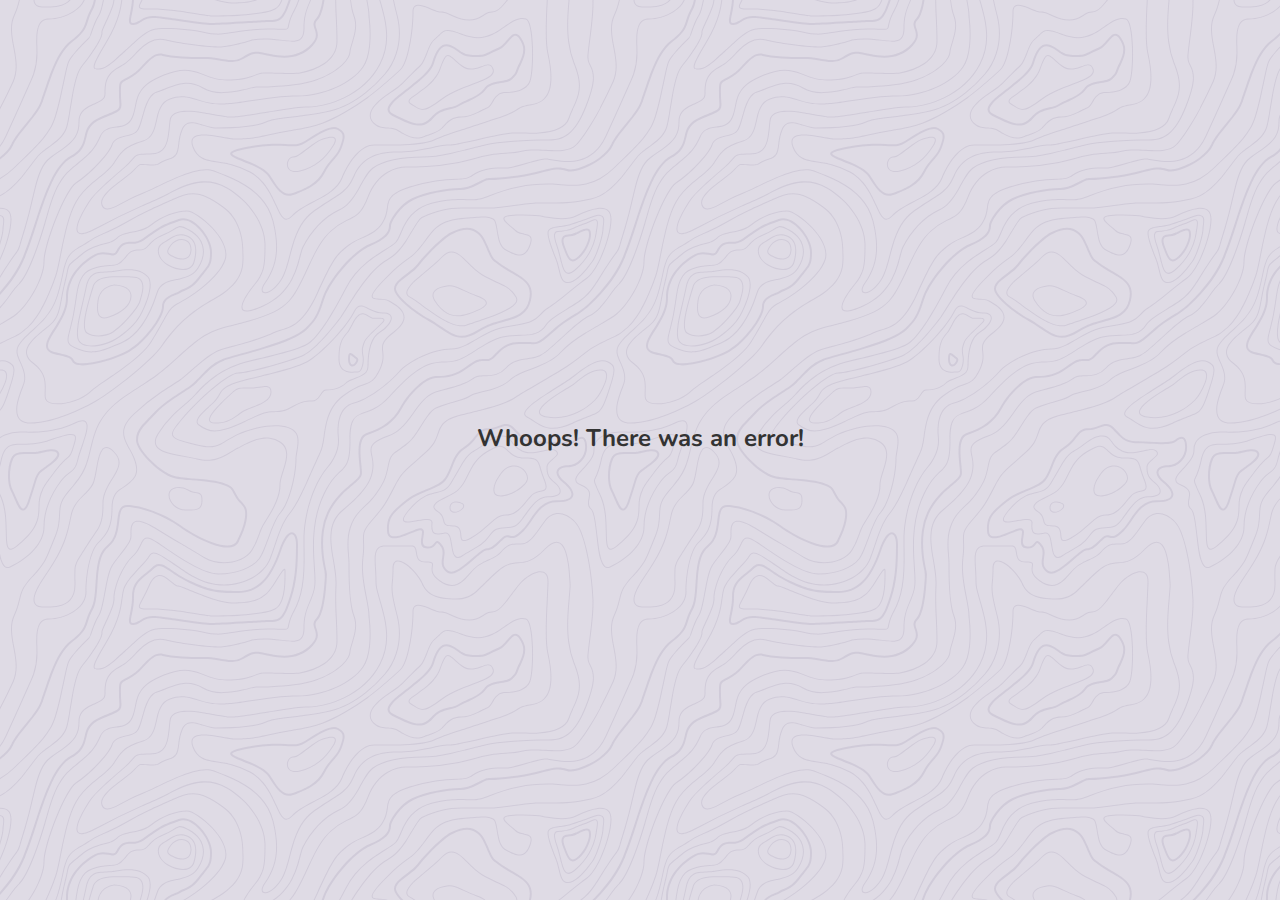
<file: index.html>
<!DOCTYPE html>
<html lang="en">
<head>
  <meta charset="UTF-8">
  <meta http-equiv="X-UA-Compatible" content="IE=edge">
  <meta name="viewport" content="width=device-width, initial-scale=1.0">
  <title>Quote Generator</title>
  <link rel="icon" href="https://www.google.com/s2/u/0/favicons?domain=css-tricks.com" type="image/png">
  <link rel="stylesheet" href="https://cdnjs.cloudflare.com/ajax/libs/font-awesome/5.15.4/css/all.min.css">
  <link rel="stylesheet" href="style.css">
</head>

<body>
  <main class="main">
    <div class="error-message" id="error-message"></div>
    <div class="quote-container" id="quote-container">
      <!-- Quote -->
      <div class="quote-text">
        <i class="fas fa-quote-left"></i>
        <span id="quote"></span>
      </div>
      <!-- Author -->
      <div class="quote-author">
        <span id="author"></span>
      </div>
      <!-- Buttons -->
      <div class="button-container">
        <button class="twitter-button" id="twitter" title="Tweet This!">
          <i class="fab fa-twitter"></i>
        </button>
        <button id="new-quote">New Quote</button>
      </div>
    </div>
    <!-- Loader -->
    <div class="loader" id="quote-loader"></div>
  </main>
  <!-- Script -->
  <script src="script.js"></script>
</body>
</html>
</file>
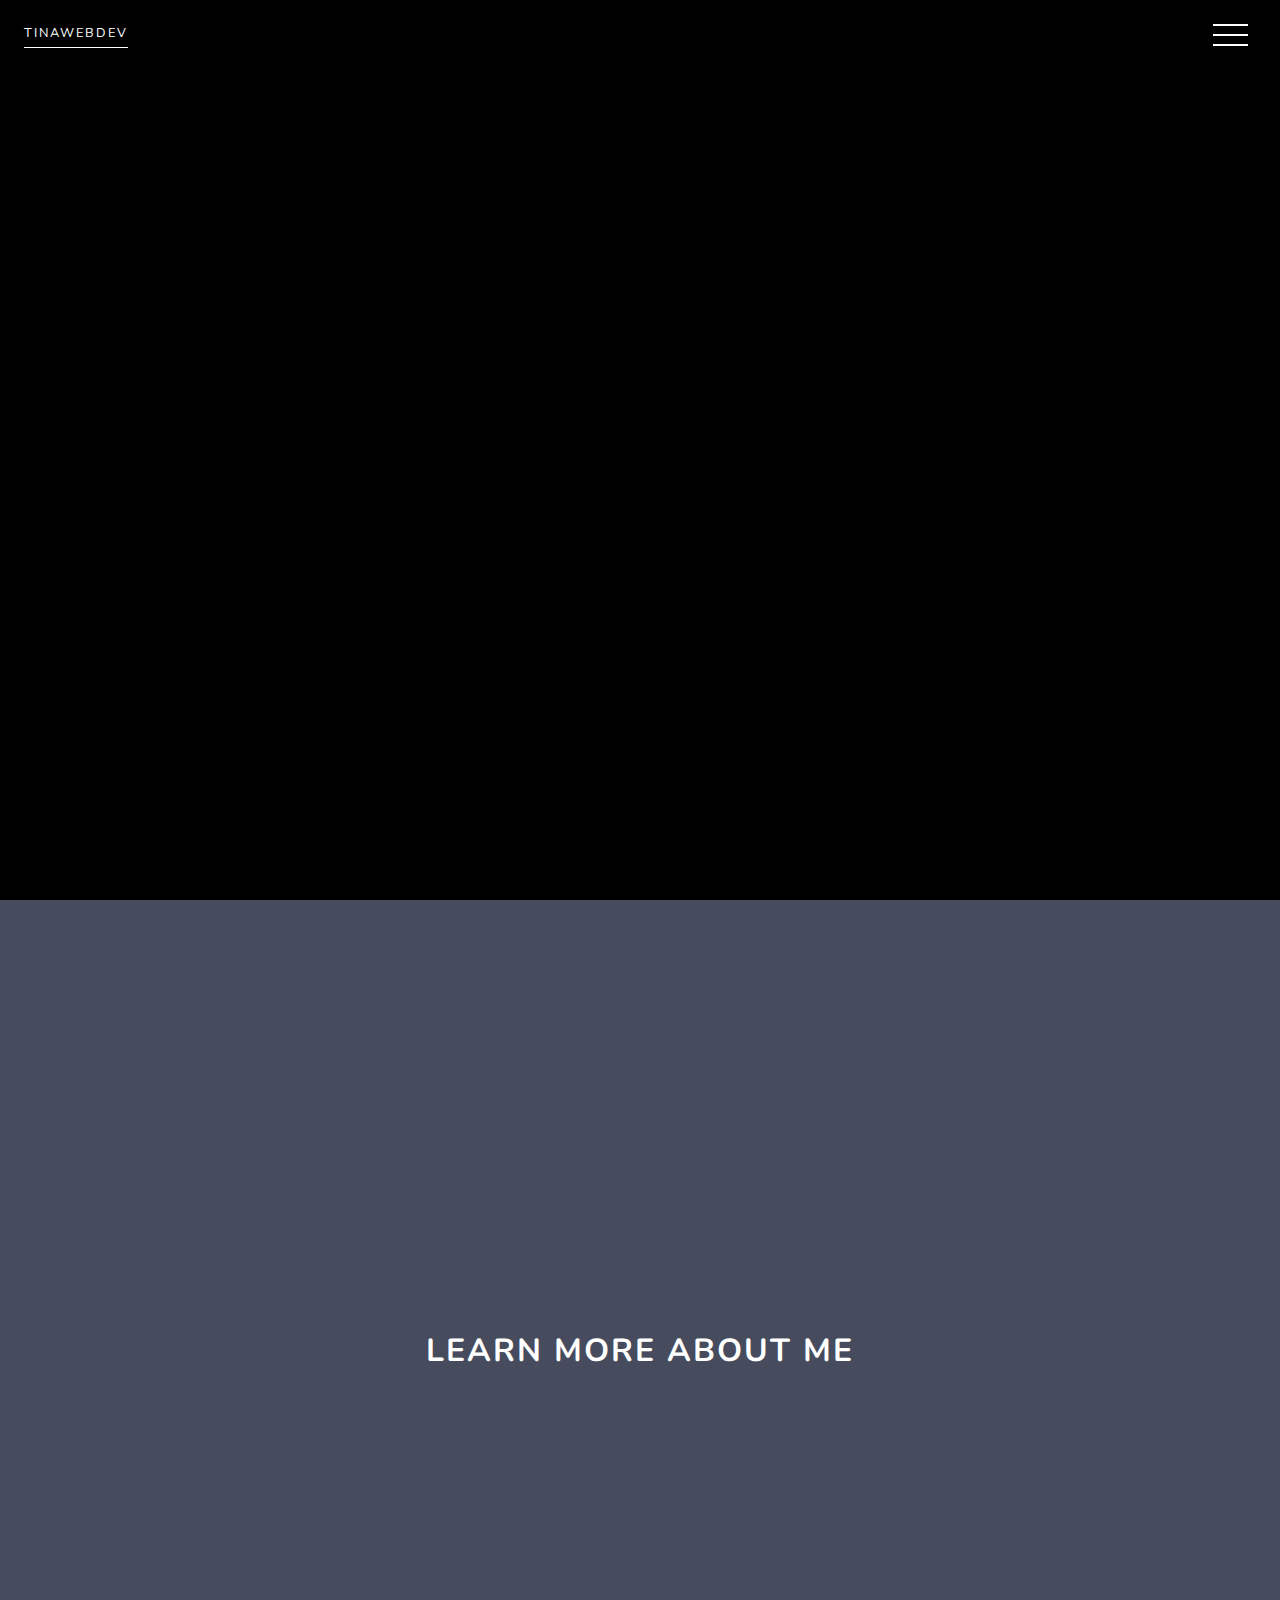
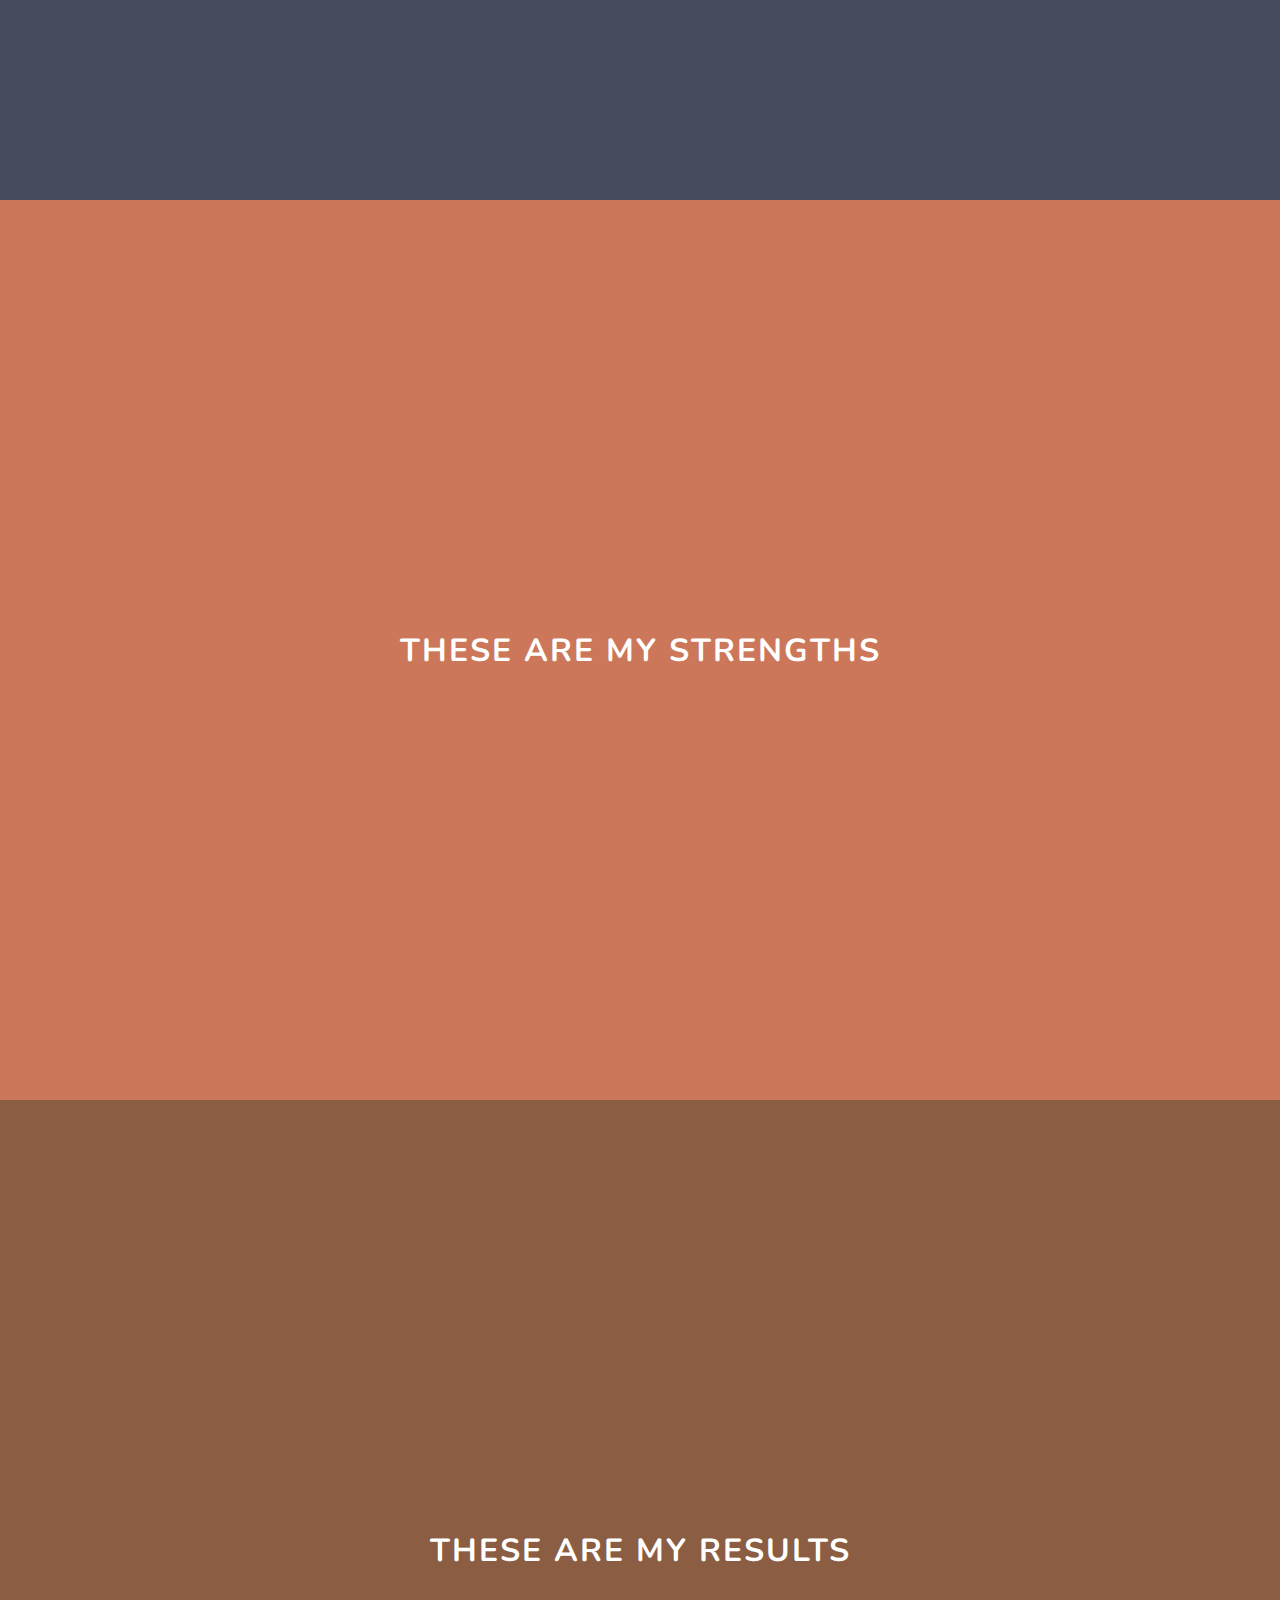
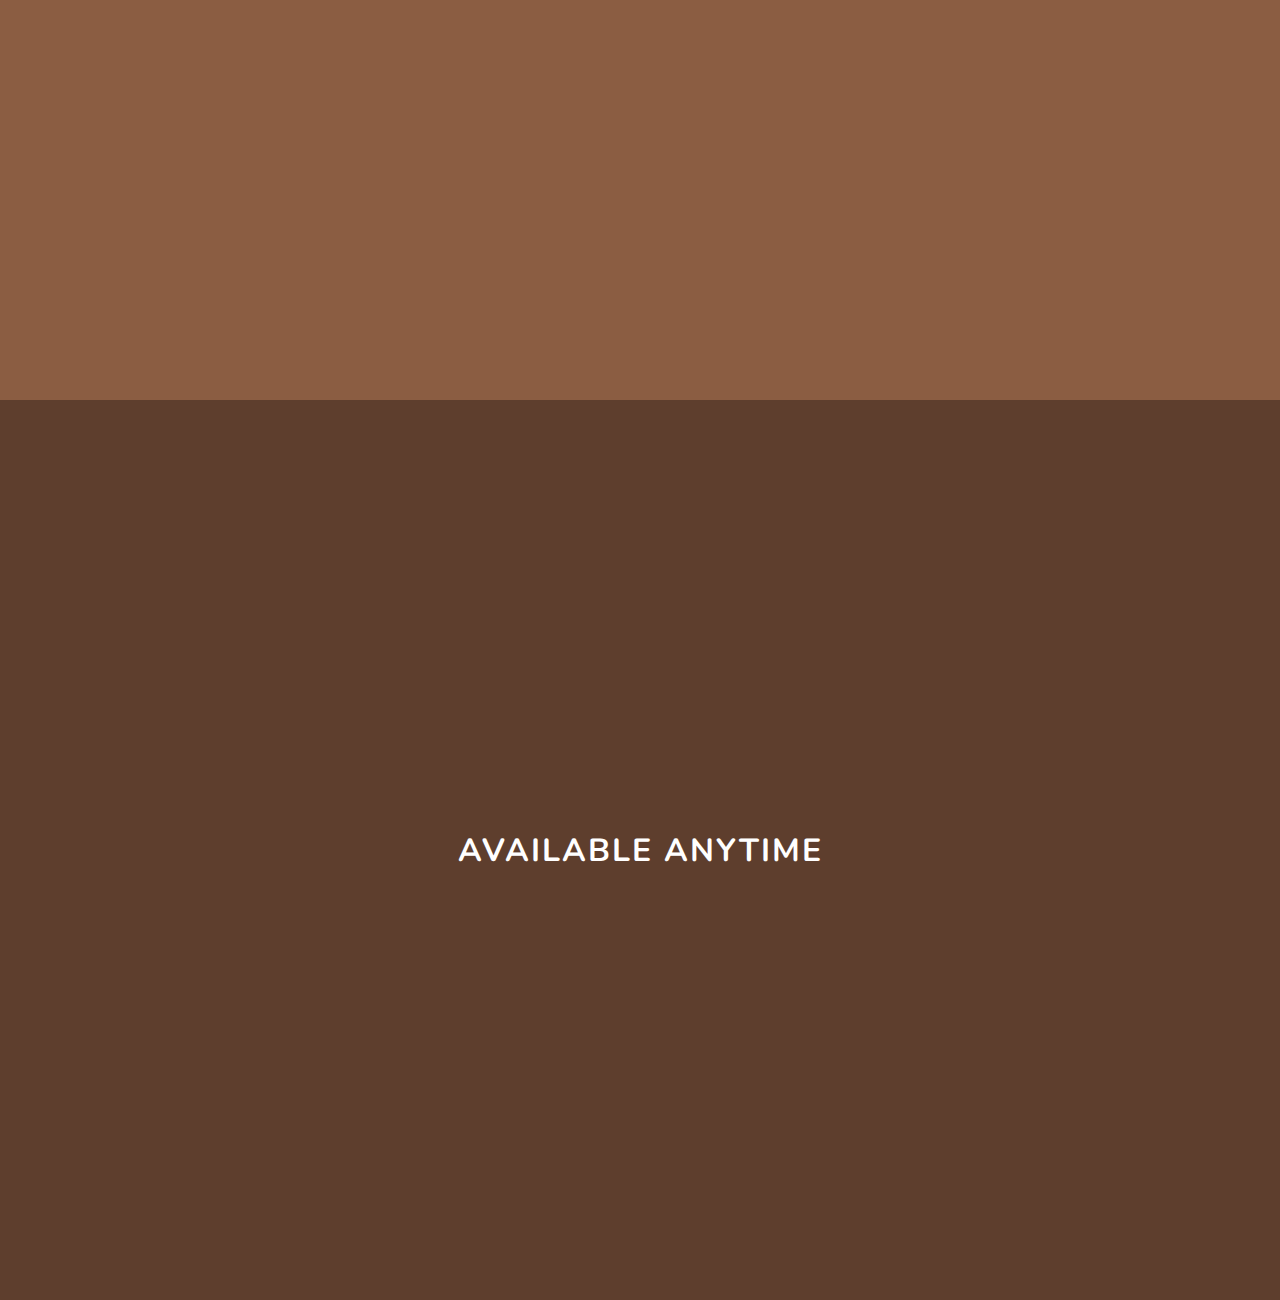
<file: animated-navigation/index.html>
<!DOCTYPE html>
<html lang="en">
<head>
  <meta charset="UTF-8">
  <meta http-equiv="X-UA-Compatible" content="IE=edge">
  <meta name="viewport" content="width=device-width, initial-scale=1.0">
  <title>Animated Navigation</title>
  <link rel="icon" type="image/png" href="favicon.png">
  <link rel="stylesheet" href="style.css">
</head>
<body>
  <!-- Menu Overlay -->
  <div class="overlay overlay-slide-left" id="overlay">
    <!-- Menu Items -->
    <nav>
      <ul>
        <li id="nav-1" class="slide-out-1"><a href="#">Home</a></li>
        <li id="nav-2" class="slide-out-2"><a href="#about">About</a></li>
        <li id="nav-3" class="slide-out-3"><a href="#skills">Skills</a></li>
        <li id="nav-4" class="slide-out-4"><a href="#projects">Projects</a></li>
        <li id="nav-5" class="slide-out-5"><a href="#contact">Contact</a></li>
      </ul>
    </nav>
  </div>
  <!-- Menu Bars -->
  <div class="menu-bars" id="menu-bars">
    <div class="bar1"></div>
    <div class="bar2"></div>
    <div class="bar3"></div>
  </div>
  <!-- Sections -->
  <section id="home"><a href="https://github.com/tinawebdev/" target="_blank">tinawebdev</a></section>
  <section id="about"><h1>Learn More About Me</h1></section>
  <section id="skills"><h1>These Are My Strengths</h1></section>
  <section id="projects"><h1>These Are My Results</h1></section>
  <section id="contact"><h1>Available Anytime</h1></section>
  <!-- Script -->
  <script src="script.js"></script>
</body>
</html>
</file>
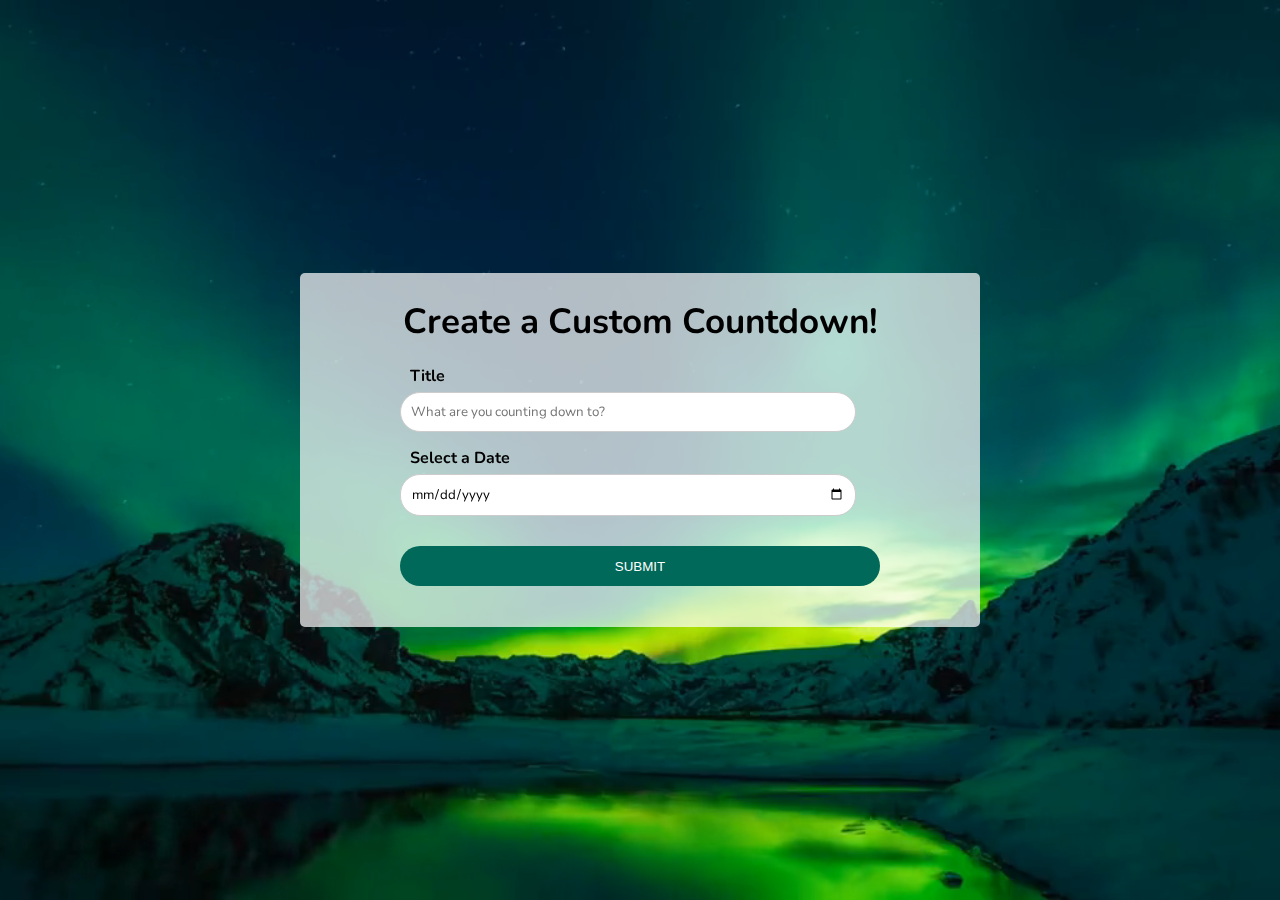
<file: custom-countdown/index.html>
<html lang="en">
<head>
  <meta charset="UTF-8">
  <meta http-equiv="X-UA-Compatible" content="IE=edge">
  <meta name="viewport" content="width=device-width, initial-scale=1.0">
  <link rel="icon" href="https://www.google.com/s2/u/0/favicons?domain=css-tricks.com" type="image/png">
  <link rel="stylesheet" href="style.css">
  <title>Custom Countdown</title>
</head>
<body>
  <!-- Video Background -->
  <video id="video-background" loop muted autoplay>
    <source src="background.mp4"></source>
  </video>
  <!-- Container -->
  <div class="container">
    <!-- Input -->
    <div id="input-container">
      <h1>Create a Custom Countdown!</h1>
      <form class="form" id="countdownForm">
        <label for="title">Title</label>
        <input type="text" id="title" placeholder="What are you counting down to?" required>
        <label for="date-picker">Select a Date</label>
        <input type="date" id="date-picker" required>
        <button type="submit">Submit</button>
      </form>
    </div>
    <!-- Countdown -->
    <div class="countdown" id="countdown" hidden>
      <h1 id="countdown-title"></h1>
      <ul>
        <li><span></span>Days</li>
        <li><span></span>Hours</li>
        <li><span></span>Minutes</li>
        <li><span></span>Seconds</li>
      </ul>
      <button id="countdown-button">RESET</button>
    </div>
    <!-- Complete -->
    <div class="complete" id="complete" hidden>
      <h1 class="complete-title">Countdown Complete!</h1>
      <h1 id="complete-info"></h1>
      <button id="complete-button">NEW COUNTDOWN</button>
    </div>
  </div>
  <!-- Script -->
  <script src="script.js"></script>
</body>
</html>
</file>
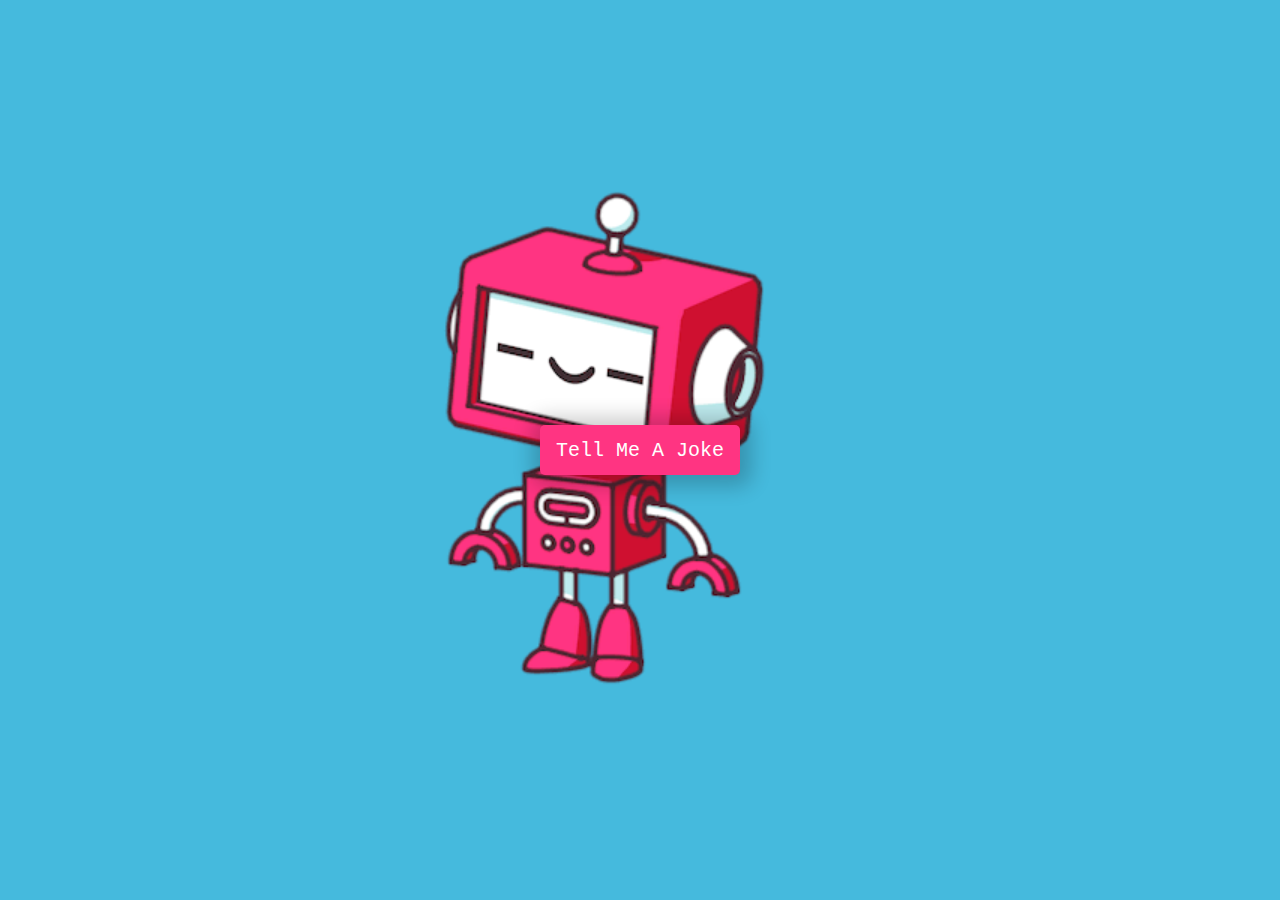
<file: joke-teller/index.html>
<!DOCTYPE html>
<html lang="en">
<head>
  <meta charset="UTF-8">
  <meta http-equiv="X-UA-Compatible" content="IE=edge">
  <meta name="viewport" content="width=device-width, initial-scale=1.0">
  <title>Joke Teller</title>
  <link rel="icon" type="image/x-icon" href="favicon.ico">
  <link rel="stylesheet" href="style.css">
</head>
<body>
  <div class="container">
    <button id="button">Tell Me A Joke</button>
    <audio id="audio" controls hidden></audio>
  </div>
  <!-- Script -->
  <script src="voiceRSS.js"></script>
  <script src="script.js"></script>
</body>
</html>
</file>
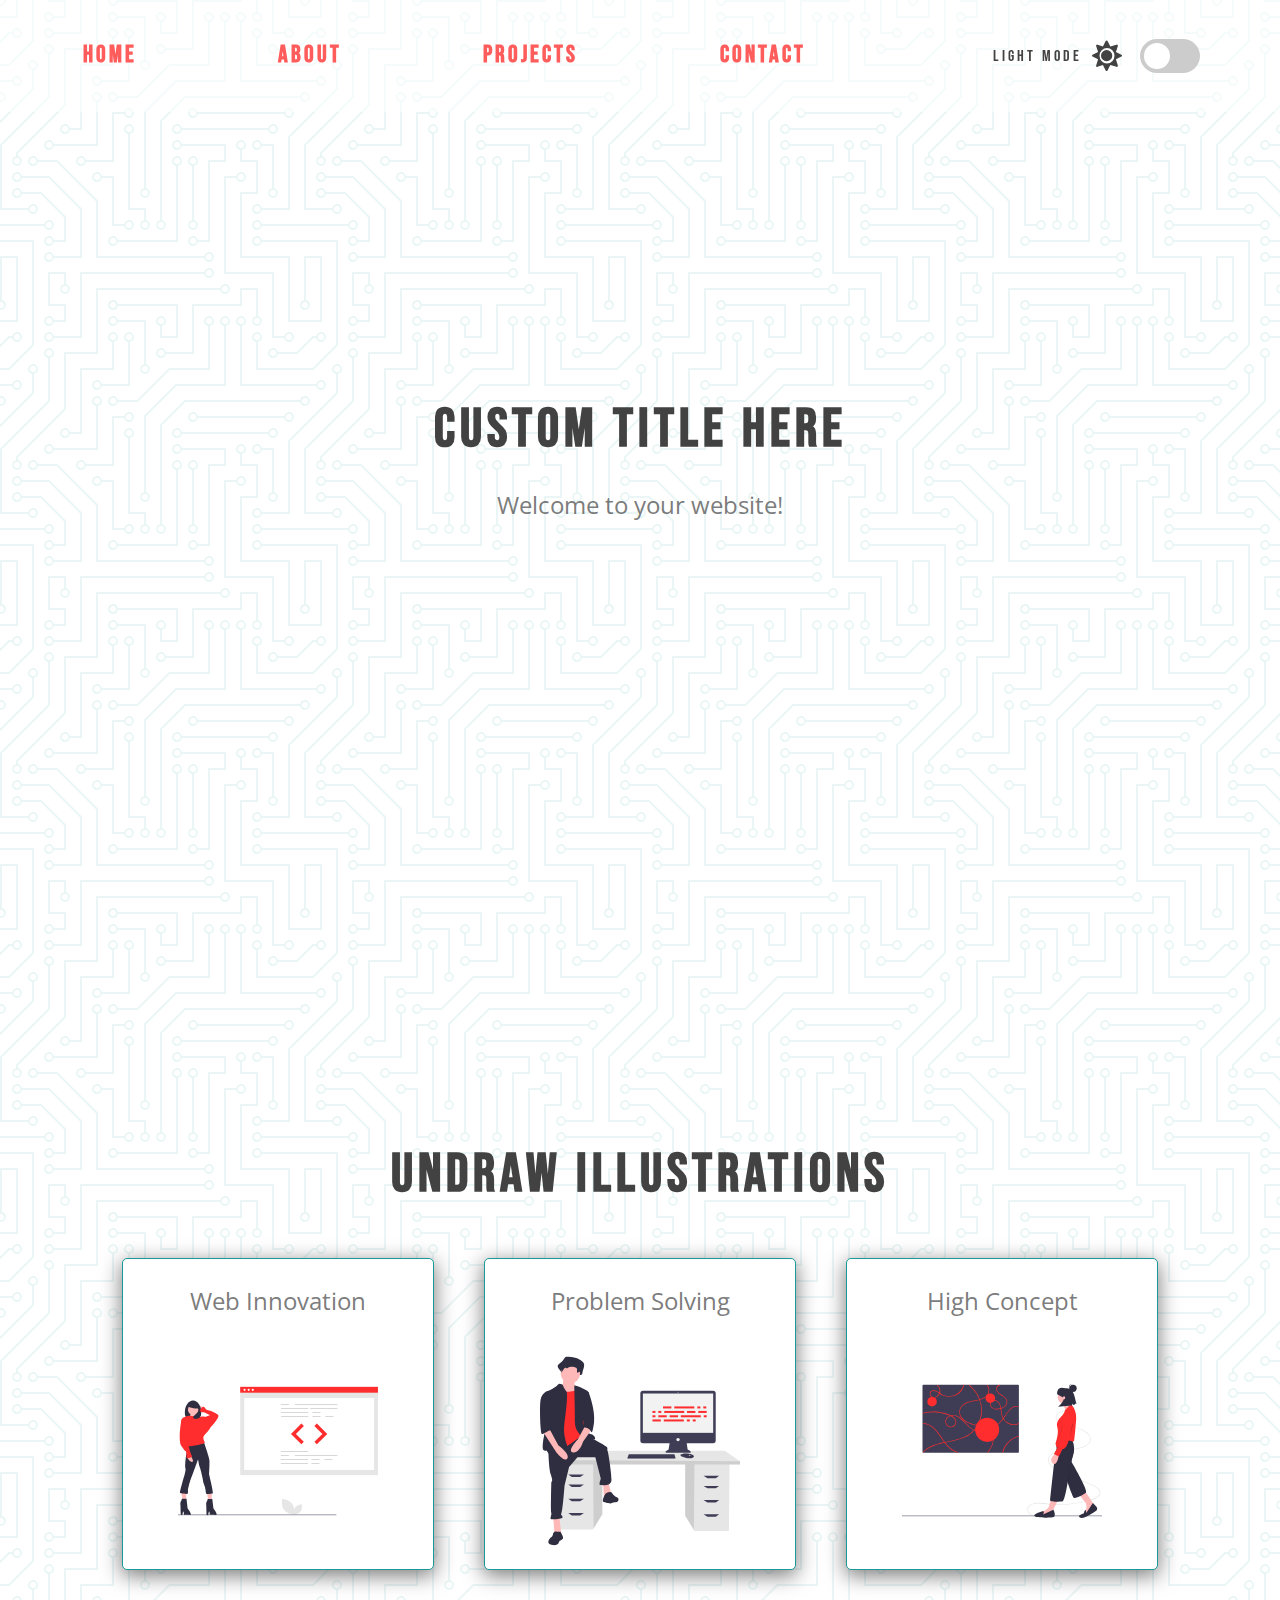
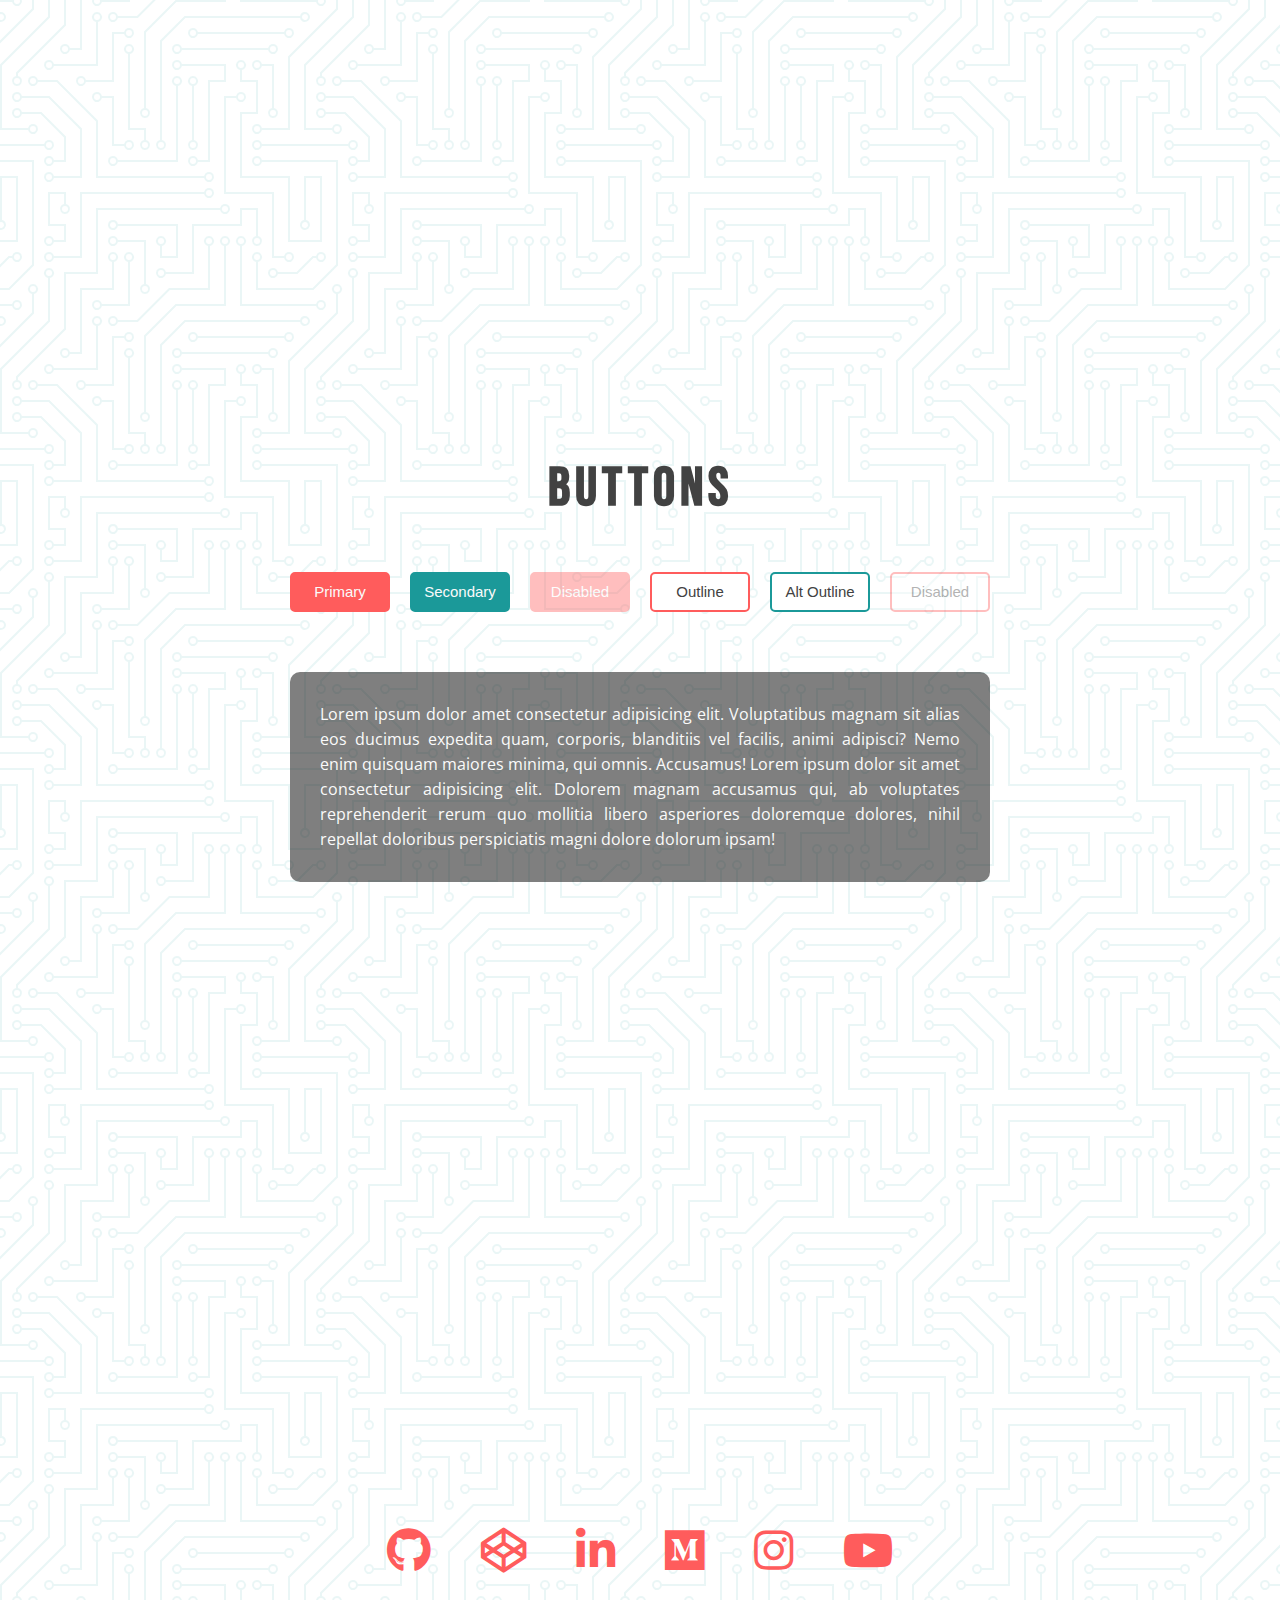
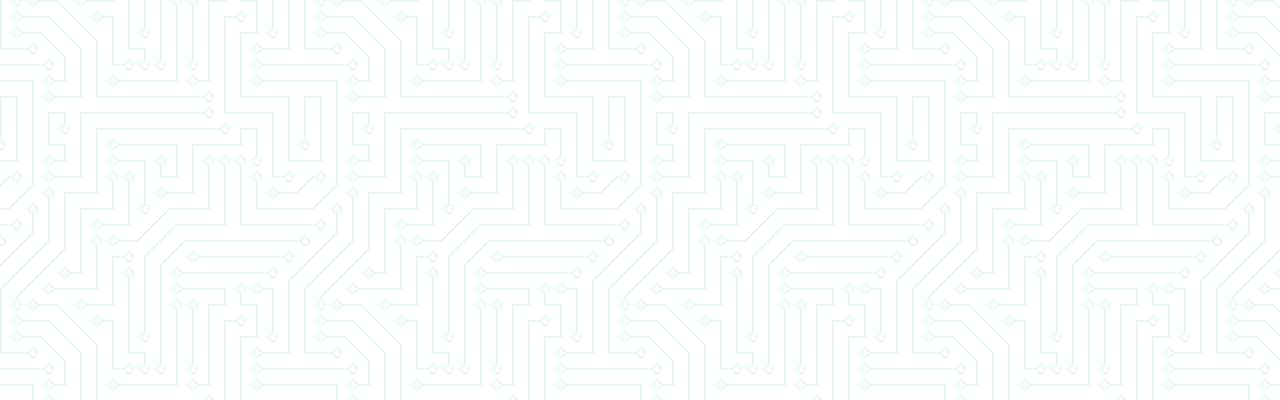
<file: light-dark-mode/index.html>
<!DOCTYPE html>
<html lang="en">
<head>
  <meta charset="UTF-8">
  <meta http-equiv="X-UA-Compatible" content="IE=edge">
  <meta name="viewport" content="width=device-width, initial-scale=1.0">
  <link rel="stylesheet" href="https://cdnjs.cloudflare.com/ajax/libs/font-awesome/5.15.4/css/all.min.css">
  <link rel="stylesheet" href="style.css" />
  <title>Light/Dark Mode</title>
</head>
<body>
  <!-- Navigation -->
  <nav id="nav">
    <a href="#home">Home</a>
    <a href="#about">About</a>
    <a href="#projects">Projects</a>
    <a href="#contact">Contact</a>
    <!-- Dark Mode Switch -->
    <div class="theme-switch-wrapper">
      <span id="toggle-icon">
        <span class="toggle-text">Light Mode</span>
        <i class="fas fa-sun"></i>
      </span>
      <label class="theme-switch">
        <input type="checkbox" />
        <div class="slider round"></div>
      </label>
    </div>
  </nav>
  <!-- Home Section -->
  <section id="home">
    <div class="title-group">
      <h1>Custom Title Here</h1>
      <h2>Welcome to your website!</h2>
    </div>
  </section>
  <!-- About Section -->
  <section id="about">
    <h1>Undraw Illustrations</h1>
    <div class="about-container">
      <div class="image-container">
        <h2>Web Innovation</h2>
        <img src="img/undraw_proud_coder_light.svg" alt="Proud Coder" id="image1"/>
      </div>
      <div class="image-container">
        <h2>Problem Solving</h2>
        <img src="img/undraw_feeling_proud_light.svg" alt="Feeling Proud" id="image2"/>
      </div>
      <div class="image-container">
        <h2>High Concept</h2>
        <img src="img/undraw_conceptual_idea_light.svg" alt="Conceptual Idea" id="image3"/>
      </div>
    </div>
  </section>
  <!-- Projects Section -->
  <section id="projects">
    <h1>Buttons</h1>
    <div class="buttons">
      <button class="primary">Primary</button>
      <button class="secondary">Secondary</button>
      <button class="primary" disabled>Disabled</button>
      <button class="outline">Outline</button>
      <button class="secondary outline">Alt Outline</button>
      <button class="outline" disabled>Disabled</button>
    </div>
    <div class="text-box" id="text-box">
      <p>Lorem ipsum dolor amet consectetur adipisicing elit. Voluptatibus magnam sit alias eos ducimus expedita quam, corporis, blanditiis vel facilis, animi adipisci? Nemo enim quisquam maiores minima, qui omnis. Accusamus! Lorem ipsum dolor sit amet consectetur adipisicing elit. Dolorem magnam accusamus qui, ab voluptates reprehenderit rerum quo mollitia libero asperiores doloremque dolores, nihil repellat doloribus perspiciatis magni dolore dolorum ipsam!</p>
    </div>
  </section>
  <!-- Contact Section -->
  <section id="contact">
    <div class="social-icons">
      <i class="fab fa-github"></i>
      <i class="fab fa-codepen"></i>
      <i class="fab fa-linkedin-in"></i>
      <i class="fab fa-medium"></i>
      <i class="fab fa-instagram"></i>
      <i class="fab fa-youtube"></i>
    </div>
  </section>
  <!-- Script -->
  <script src="script.js"></script>
</body>
</html>
</file>
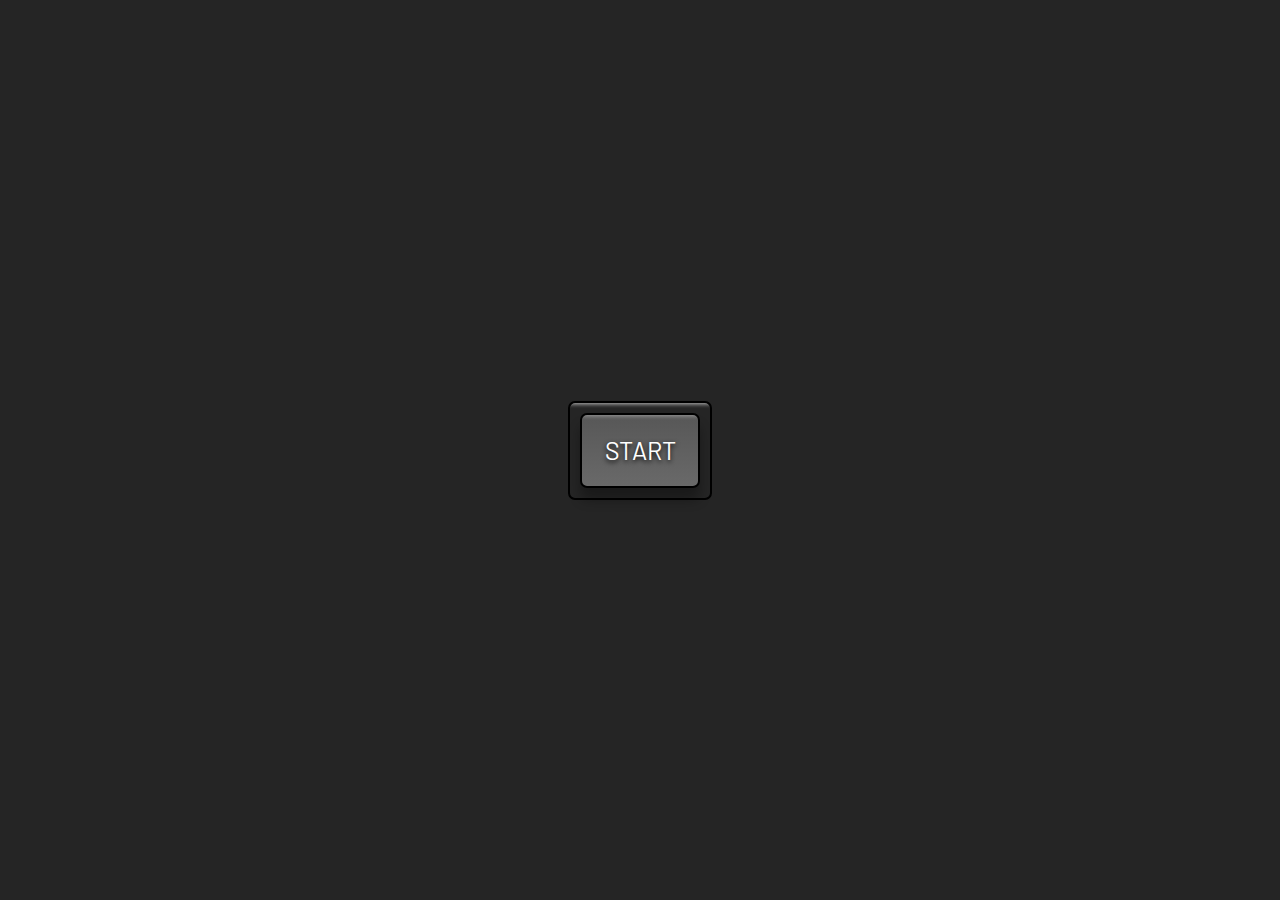
<file: picture-in-picture/index.html>
<!DOCTYPE html>
<html lang="en">
<head>
  <meta charset="UTF-8">
  <meta http-equiv="X-UA-Compatible" content="IE=edge">
  <meta name="viewport" content="width=device-width, initial-scale=1.0">
  <title>Picture in Picture</title>
  <link rel="icon" href="https://www.google.com/s2/u/0/favicons?domain=css-tricks.com" type="image/png">
  <link rel="stylesheet" href="style.css">
</head>
<body>
  <!-- Video -->
  <video id="video" controls height="360" width="640" hidden></video>
  <!-- Button -->
  <div class="button-container">
    <button id="button">START</button>
  </div>
  <!-- Script -->
  <script src="script.js"></script>
</body>
</html>
</file>
<file: style.css>
@import url('https://fonts.googleapis.com/css2?family=Nunito:ital,wght@0,400;0,700;1,400&display=swap');

html {
  box-sizing: border-box;
}

body {
  margin: 0;
  min-height: 100vh;
  background-color: #DFDBE5;
  background-image: url("data:image/svg+xml,%3Csvg xmlns='http://www.w3.org/2000/svg' width='600' height='600' viewBox='0 0 600 600'%3E%3Cpath fill='%239C92AC' fill-opacity='0.22' d='M600 325.1v-1.17c-6.5 3.83-13.06 7.64-14.68 8.64-10.6 6.56-18.57 12.56-24.68 19.09-5.58 5.95-12.44 10.06-22.42 14.15-1.45.6-2.96 1.2-4.83 1.9l-4.75 1.82c-9.78 3.75-14.8 6.27-18.98 10.1-4.23 3.88-9.65 6.6-16.77 8.84-1.95.6-3.99 1.17-6.47 1.8l-6.14 1.53c-5.29 1.35-8.3 2.37-10.54 3.78-3.08 1.92-6.63 3.26-12.74 5.03a384.1 384.1 0 0 1-4.82 1.36c-2.04.58-3.6 1.04-5.17 1.52a110.03 110.03 0 0 0-11.2 4.05c-2.7 1.15-5.5 3.93-8.78 8.4a157.68 157.68 0 0 0-6.15 9.2c-5.75 9.07-7.58 11.74-10.24 14.51a50.97 50.97 0 0 1-4.6 4.22c-2.33 1.9-10.39 7.54-11.81 8.74a14.68 14.68 0 0 0-3.67 4.15c-1.24 2.3-1.9 4.57-2.78 8.87-2.17 10.61-3.52 14.81-8.2 22.1-4.07 6.33-6.8 9.88-9.83 12.99-.47.48-.95.96-1.5 1.48l-3.75 3.56c-1.67 1.6-3.18 3.12-4.86 4.9a42.44 42.44 0 0 0-9.89 16.94c-2.5 8.13-2.72 15.47-1.76 27.22.47 5.82.51 6.36.51 8.18 0 10.51.12 17.53.63 25.78.24 4.05.56 7.8.97 11.22h.9c-1.13-9.58-1.5-21.83-1.5-37 0-1.86-.04-2.4-.52-8.26-.94-11.63-.72-18.87 1.73-26.85a41.44 41.44 0 0 1 9.65-16.55c1.67-1.76 3.18-3.27 4.83-4.85.63-.6 3.13-2.96 3.75-3.57a71.6 71.6 0 0 0 1.52-1.5c3.09-3.16 5.86-6.76 9.96-13.15 4.77-7.42 6.15-11.71 8.34-22.44.86-4.21 1.5-6.4 2.68-8.6.68-1.25 1.79-2.48 3.43-3.86 1.38-1.15 9.43-6.8 11.8-8.72 1.71-1.4 3.26-2.81 4.7-4.3 2.72-2.85 4.56-5.54 10.36-14.67a156.9 156.9 0 0 1 6.1-9.15c3.2-4.33 5.9-7.01 8.37-8.07 3.5-1.5 7.06-2.77 11.1-4.02a233.84 233.84 0 0 1 7.6-2.2l2.38-.67c6.19-1.79 9.81-3.16 12.98-5.15 2.14-1.33 5.08-2.33 10.27-3.65l6.14-1.53c2.5-.63 4.55-1.2 6.52-1.82 7.24-2.27 12.79-5.06 17.15-9.05 4.05-3.72 9-6.2 18.66-9.9l4.75-1.82c1.87-.72 3.39-1.31 4.85-1.91 10.1-4.15 17.07-8.32 22.76-14.4 6.05-6.45 13.95-12.4 24.49-18.92 1.56-.96 7.82-4.6 14.15-8.33v-64.58c-4 8.15-8.52 14.85-12.7 17.9-2.51 1.82-5.38 4.02-9.04 6.92a1063.87 1063.87 0 0 0-6.23 4.98l-1.27 1.02a2309.25 2309.25 0 0 1-4.87 3.9c-7.55 6-12.9 10.05-17.61 13.19-3.1 2.06-3.86 2.78-8.06 7.13-5.84 6.07-11.72 8.62-29.15 10.95-11.3 1.5-20.04 4.91-30.75 11.07-1.65.94-7.27 4.27-6.97 4.1-2.7 1.58-4.69 2.69-6.64 3.66-5.63 2.8-10.47 4.17-15.71 4.17-17.13 0-41.44 11.51-51.63 22.83-12.05 13.4-31.42 27.7-45.25 31.16-7.4 1.85-11.85 7.05-14.04 14.69-1.26 4.4-1.58 8.28-1.58 13.82 0 .82.01.98.24 3.63.45 5.18.35 8.72-.77 13.26-1.53 6.2-4.89 12.6-10.59 19.43-13.87 16.65-22.88 46.58-22.88 71.68 0 2.39.02 4.26.06 8.75.12 10.8.1 15.8-.22 21.95-.56 11.18-2.09 20.73-5 29.3h-1.05c2.94-8.56 4.49-18.12 5.05-29.35.31-6.13.34-11.1.22-21.9-.04-4.48-.06-6.36-.06-8.75 0-25.32 9.07-55.47 23.12-72.32 5.6-6.72 8.88-12.99 10.38-19.03 1.09-4.4 1.18-7.85.74-12.93-.23-2.7-.24-2.86-.24-3.72 0-5.62.32-9.57 1.62-14.1 2.28-7.95 6.97-13.44 14.76-15.39 13.6-3.4 32.82-17.59 44.75-30.84C409 360.14 433.58 348.5 451 348.5c5.07 0 9.77-1.33 15.26-4.07 1.93-.96 3.9-2.05 6.58-3.62-.3.18 5.33-3.16 6.98-4.11 10.82-6.21 19.66-9.67 31.11-11.2 17.23-2.3 22.9-4.75 28.57-10.64 4.25-4.41 5.04-5.16 8.22-7.28 4.68-3.11 10.01-7.14 17.55-13.14a1113.33 1113.33 0 0 0 4.86-3.89l1.28-1.02a4668.54 4668.54 0 0 1 6.23-4.98c3.67-2.9 6.55-5.12 9.07-6.95 4.37-3.19 9.16-10.56 13.29-19.4v66.9zm0-116.23c-.62.01-1.27.06-1.95.13-6.13.63-13.83 3.45-21.83 7.45-3.64 1.82-8.46 2.67-14.17 2.71-4.7.04-9.72-.47-14.73-1.33-1.7-.3-3.26-.61-4.67-.93a31.55 31.55 0 0 0-3.55-.57 273.4 273.4 0 0 0-16.66-.88c-10.42-.16-17.2.74-17.97 2.73-.38.97.6 2.55 3.03 4.87 1.01.97 2.22 2.03 4.04 3.55a1746.07 1746.07 0 0 0 4.79 4.02c1.39 1.2 3.1 1.92 5.5 2.5.7.16.86.2 2.64.54 3.53.7 5.03 1.25 6.15 2.63 1.41 1.76 1.4 4.54-.15 8.88-2.44 6.83-5.72 10.05-10.19 10.33-3.63.23-7.6-1.29-14.52-5.06-4.53-2.47-6.82-7.3-8.32-15.26-.17-.87-.32-1.78-.5-2.86l-.43-2.76c-1.05-6.58-1.9-9.2-3.73-10.11-.81-.4-1.59-.74-2.36-1-2.27-.77-4.6-1.02-8.1-.92-2.29.07-14.7 1-13.77.93-20.55 1.37-28.8 5.05-37.09 14.99a133.07 133.07 0 0 0-4.25 5.44l-2.3 3.09-2.51 3.32c-4.1 5.36-7.06 8.48-10.39 11.12-.65.52-1.33 1.04-2.13 1.62l-4.11 2.94a106.8 106.8 0 0 0-5.16 3.99c-4.55 3.74-9.74 8.6-16.25 15.38-8.25 8.58-11.78 13.54-11.7 15.95.07 1.65 1.64 2.11 6.79 2.38 1.61.09 2.15.12 2.98.2 2.95.24 5.09.73 6.81 1.68 7.48 4.15 11.63 7.26 13.95 11.58 3.3 6.15.8 12.88-8.89 20.26-8.28 6.3-11.1 10.37-11.31 14.96-.06 1.17 0 1.93.26 4.43.69 6.47.25 10.65-2.8 17.42a44.23 44.23 0 0 1-4.16 7.53c-2.82 3.97-5.47 5.74-10.6 7.69-.43.16-3.34 1.23-4.27 1.59-1.8.68-3.38 1.36-5.01 2.14-4.18 2-8.4 4.6-13.1 8.24-8.44 6.51-13.23 14.56-15.98 25.06-1.1 4.2-1.55 6.81-2.8 15.21-1.26 8.6-2.17 12.64-4.08 16.55-2.1 4.28-11.93 26.59-12.97 28.88a382.7 382.7 0 0 1-6.37 13.41c-4.07 8.11-7.61 14.07-10.73 17.81-5.38 6.46-8.98 14.37-13.77 28.42a810.14 810.14 0 0 0-1.89 5.6c-1.8 5.35-2.96 8.6-4.26 11.85-6.13 15.32-25.43 26.31-46.46 26.31-11.2 0-20.58-2.74-31.02-8.55-5.6-3.13-4.55-2.42-22.26-14.54-14.33-9.8-17.7-10.73-20.47-6.9-.37.5-1.81 2.74-1.83 2.77a52.24 52.24 0 0 1-4.94 5.9c-.73.79-5.52 5.87-6.97 7.45-2.38 2.6-4.3 4.81-5.98 6.93a45.6 45.6 0 0 0-5.08 7.66c-1.29 2.57-1.9 5.25-2.66 10.6a997.6 997.6 0 0 1-.46 3.18h-1l.47-3.32c.77-5.45 1.4-8.2 2.75-10.9a46.54 46.54 0 0 1 5.2-7.84c1.7-2.14 3.63-4.38 6.03-6.98 1.45-1.59 6.24-6.68 6.96-7.46a51.58 51.58 0 0 0 4.84-5.78s1.47-2.26 1.86-2.8c3.25-4.5 7.08-3.44 21.84 6.67 17.67 12.08 16.62 11.38 22.19 14.48 10.3 5.73 19.5 8.43 30.53 8.43 20.65 0 39.57-10.77 45.54-25.69a219.7 219.7 0 0 0 4.24-11.8 6752.32 6752.32 0 0 0 1.88-5.6c4.83-14.16 8.47-22.14 13.96-28.73 3.05-3.66 6.56-9.57 10.6-17.61 1.97-3.93 4.04-8.31 6.35-13.38 1.03-2.28 10.88-24.61 12.98-28.91 1.85-3.79 2.75-7.76 4-16.25 1.24-8.44 1.7-11.07 2.81-15.32 2.8-10.7 7.71-18.94 16.33-25.6a73.18 73.18 0 0 1 13.29-8.35c1.66-.8 3.27-1.48 5.08-2.18.94-.36 3.86-1.43 4.28-1.59 4.95-1.88 7.44-3.55 10.14-7.33 1.35-1.9 2.68-4.3 4.06-7.37 2.97-6.58 3.39-10.59 2.72-16.9a27.13 27.13 0 0 1-.27-4.58c.22-4.94 3.21-9.24 11.7-15.7 9.33-7.11 11.66-13.34 8.62-19-2.2-4.09-6.25-7.12-13.55-11.17-1.57-.88-3.6-1.33-6.42-1.57-.8-.07-1.34-.1-2.95-.19-5.77-.3-7.63-.85-7.72-3.34-.1-2.81 3.5-7.87 11.97-16.69 6.53-6.8 11.75-11.69 16.33-15.45 1.79-1.47 3.42-2.72 5.2-4.03l4.12-2.94c.79-.58 1.46-1.08 2.1-1.59 3.26-2.6 6.16-5.65 10.21-10.94a383.2 383.2 0 0 0 2.5-3.32l2.31-3.09c1.8-2.39 3.04-4 4.29-5.48 8.47-10.17 16.98-13.96 37.27-15.3-.44.02 12-.9 14.32-.98 3.62-.1 6.05.16 8.46.98.8.27 1.62.62 2.47 1.04 2.27 1.14 3.17 3.87 4.27 10.85l.44 2.76c.17 1.07.33 1.97.5 2.83 1.44 7.69 3.62 12.29 7.8 14.57 6.76 3.68 10.6 5.15 13.99 4.94 4-.25 6.99-3.17 9.3-9.67 1.45-4.04 1.46-6.49.32-7.92-.9-1.12-2.28-1.62-5.57-2.27a55.8 55.8 0 0 1-2.67-.55c-2.54-.6-4.39-1.4-5.93-2.71a252.63 252.63 0 0 0-4.78-4.01 84.35 84.35 0 0 1-4.08-3.6c-2.73-2.6-3.86-4.43-3.28-5.95 1.02-2.64 7.82-3.54 18.93-3.37a230.56 230.56 0 0 1 16.73.88c2.76.39 3.2.49 3.68.6 1.4.3 2.95.62 4.62.91a82.9 82.9 0 0 0 14.56 1.32c5.56-.04 10.24-.86 13.73-2.6 8.1-4.05 15.89-6.9 22.17-7.56.7-.07 1.4-.11 2.05-.13v1zm0-100.94v1.5c-8.62 16.05-17.27 29.55-23.65 35.92-3.19 3.2-7.62 4.9-13.54 5.56-4.45.48-8.28.4-19.18-.2-9.91-.55-15.32-.44-20.52.78a84.05 84.05 0 0 1-15 2.11l-2.25.14c-12.49.75-19.37 1.78-32.72 5.74-4.5 1.33-9.27 2.49-14.3 3.48a246.27 246.27 0 0 1-32.6 3.97c-7.56.45-13.21.57-20.24.57-5.4 0-11.9 1.61-18 5.18-8.3 4.87-15.06 12.87-19.53 24.5a68.57 68.57 0 0 1-4.56 9.8c-3.6 6.2-6.92 8.99-13.38 12.18l-4.03 1.96a64.48 64.48 0 0 0-15.16 10.25c-8.2 7.33-13.72 16.63-22.54 35.6l-2.08 4.49c-7.3 15.7-11.5 23.3-17.35 29.87-7.7 8.66-20.25 14.42-40.31 20.08-4.37 1.23-19.04 5.08-19.24 5.13-6.92 1.87-11.68 3.34-15.63 4.92-10.55 4.22-18.71 10.52-36.38 26.52l-1.7 1.54c-8.58 7.76-13.41 11.9-18.81 15.88-3.95 2.9-8 5.67-12.97 8.91-2.06 1.34-10.3 6.6-12.33 7.94-11.52 7.5-18.53 13.04-24.62 20.08a62.01 62.01 0 0 0-6.44 8.85c-4.13 6.91-6.27 13.15-9.2 25.11l-1.54 6.26c-.6 2.45-1.15 4.54-1.72 6.58-2.97 10.7-6.9 17.36-14.78 26.91L69.6 491a148.51 148.51 0 0 0-4.19 5.3 23.9 23.9 0 0 0-3.44 6.28c-1.16 3.23-1.52 5.9-1.87 11.94-.58 10.05-1.42 15.04-4.63 22.67-1.57 3.72-5.66 14.02-6.41 15.8a73.46 73.46 0 0 1-3.57 7.4c-2.88 5.14-6.71 10.12-13.12 16.95-5.96 6.36-8.87 10.9-10.61 16a56.88 56.88 0 0 0-1.38 4.82l-.46 1.84h-1.03l.52-2.08c.52-2.09.92-3.49 1.4-4.9 1.8-5.25 4.78-9.9 10.84-16.36 6.35-6.78 10.13-11.7 12.97-16.77a72.5 72.5 0 0 0 3.52-7.29c.75-1.76 4.84-12.06 6.4-15.8 3.17-7.5 3.99-12.4 4.56-22.33.35-6.14.72-8.88 1.93-12.23a24.9 24.9 0 0 1 3.58-6.54c1.27-1.7 2.6-3.37 4.22-5.34l4.11-4.95c7.8-9.46 11.66-16 14.59-26.54.56-2.04 1.1-4.12 1.71-6.56l1.53-6.26c2.96-12.04 5.13-18.36 9.32-25.39 1.84-3.08 4-6.05 6.54-8.99 6.17-7.12 13.24-12.7 24.83-20.26 2.05-1.33 10.28-6.6 12.33-7.94 4.96-3.22 9-5.98 12.92-8.87 5.37-3.95 10.19-8.08 18.74-15.82l1.7-1.54c17.76-16.09 25.98-22.43 36.67-26.7 4-1.6 8.8-3.09 15.75-4.96.21-.06 14.87-3.9 19.22-5.13 19.9-5.61 32.32-11.31 39.85-19.78 5.76-6.48 9.93-14.02 17.18-29.64l2.09-4.5c8.87-19.07 14.44-28.46 22.77-35.9a65.48 65.48 0 0 1 15.38-10.4l4.04-1.97c6.3-3.1 9.47-5.77 12.96-11.77a67.6 67.6 0 0 0 4.48-9.67c4.56-11.84 11.47-20.02 19.97-25 6.25-3.66 12.93-5.32 18.5-5.32 7.01 0 12.65-.12 20.17-.57a245.3 245.3 0 0 0 32.47-3.96c5-.98 9.75-2.13 14.22-3.45 13.43-3.98 20.38-5.02 32.94-5.78l2.24-.14c5.76-.37 9.8-.9 14.85-2.09 5.31-1.25 10.79-1.35 22.6-.7 9.04.5 12.84.58 17.21.1 5.71-.62 9.94-2.26 12.95-5.26 6.44-6.45 15.3-20.37 24.35-36.72zm0 450.21c-1.28-4.6-2.2-10.55-3.33-20.25l-.24-2.04-.23-2.03c-1.82-15.7-3.07-21.98-5.55-24.47-2.46-2.46-3.04-5.03-2.52-8.64.1-.6.18-1.1.39-2.15.69-3.54.77-5.04.08-6.84-.91-2.38-3.31-4.41-7.79-6.26-5.08-2.09-6.52-4.84-4.89-8.44.66-1.45 1.79-3.02 3.52-5.01 1.04-1.2 5.48-5.96 5.08-5.53 6.15-6.7 8.98-11.34 8.98-16.48a15.2 15.2 0 0 1 6.5-12.89v1.26a14.17 14.17 0 0 0-5.5 11.63c0 5.47-2.93 10.29-9.24 17.16.38-.42-4.04 4.33-5.07 5.5-1.67 1.93-2.75 3.43-3.36 4.77-1.37 3.04-.23 5.22 4.36 7.1 4.71 1.95 7.32 4.16 8.34 6.83.78 2.04.7 3.67-.03 7.4-.2 1.03-.3 1.51-.38 2.09-.48 3.33.03 5.59 2.23 7.8 2.74 2.74 3.98 8.96 5.84 25.06l.24 2.03.23 2.04c.82 7.01 1.53 12.06 2.34 16.03v4.33zm0-62.16c-1.4-3.13-4.43-9.9-4.95-11.17-1.02-2.53-1.25-3.8-.91-5.18.2-.84 2.05-4.68 2.32-5.33a70.79 70.79 0 0 0 3.54-11.2v3.99a62.82 62.82 0 0 1-2.62 7.6c-.31.75-2.09 4.46-2.27 5.18-.28 1.12-.08 2.22.87 4.57.41 1.02 2.5 5.7 4.02 9.09v2.45zm0-85.09c-1.65 1.66-3.66 2.9-6.4 4.13-.25.1-13.97 5.47-20.4 8.43-9.35 4.32-16.7 5.9-23.03 5.25-5.08-.53-9.02-2.25-14.77-5.92l-3.2-2.07a77.4 77.4 0 0 0-5.44-3.27c-4.05-2.18-3.25-5.8 1.47-10.47 3.71-3.68 9.6-7.93 18.73-13.8l4.46-2.82c17.95-11.33 18.22-11.5 22.27-14.74 11.25-9 19.69-14.02 26.31-15.1v1.02c-6.37 1.1-14.62 6-25.69 14.86-4.1 3.28-4.34 3.44-22.36 14.8a652.4 652.4 0 0 0-4.45 2.83c-9.07 5.83-14.92 10.05-18.57 13.66-4.31 4.28-4.95 7.13-1.7 8.88 1.7.91 3.29 1.88 5.5 3.3l3.2 2.08c5.64 3.59 9.45 5.25 14.34 5.76 6.13.64 13.32-.9 22.52-5.15 6.46-2.98 20.18-8.35 20.4-8.44 3.04-1.37 5.1-2.71 6.81-4.69v1.47zm0-41.37v1c-6.56.26-12.11 3.13-19.71 9.08l-4.63 3.68a51.87 51.87 0 0 1-4.4 3.14c-.82.52-5.51 3.33-6.22 3.76-3.31 2-6.15 3.8-8.87 5.6a112.61 112.61 0 0 0-8.16 5.92c-4.61 3.72-7.4 6.9-7.97 9.35-.63 2.67 1.48 4.53 7.05 5.46 10.7 1.78 20.92-.05 30.45-4.65a61.96 61.96 0 0 0 17.1-12.2 41.8 41.8 0 0 0 5.36-7.42v1.92a38.94 38.94 0 0 1-4.64 6.19 62.95 62.95 0 0 1-17.39 12.41c-9.7 4.68-20.13 6.55-31.05 4.73-6.06-1-8.65-3.29-7.85-6.67.64-2.74 3.53-6.05 8.31-9.9 2.35-1.9 5.1-3.88 8.24-5.97 2.73-1.82 5.58-3.61 8.9-5.62.72-.44 5.4-3.24 6.22-3.75 1.26-.8 2.6-1.76 4.3-3.09.8-.62 3.9-3.1 4.63-3.67 7.77-6.1 13.49-9.04 20.33-9.3zm0-154.6v1c-1.75-.24-4.3.23-7.82 1.55-10.01 3.75-13.8 5.07-19.15 6.76-1.78.56-2.63.83-3.87 1.24-1.48.5-3.16.76-6.74 1.16a1550.34 1550.34 0 0 0-2.64.3c-7.8.94-11.28 2.47-11.28 6.07 0 4.45 2.89 13.18 7.96 25.81a57.34 57.34 0 0 1 2.33 7.6 258.32 258.32 0 0 1 .84 3.46c1.86 7.62 3.17 10.71 5.56 11.67 2.21.88 4.7.6 7.47-.72 3.48-1.69 7.22-4.94 11.2-9.47 1.52-1.7 2.97-3.49 4.59-5.57l3.16-4.1c2.59-3.23 6.07-12.21 8.39-20.23v3.45c-2.29 7.2-5.27 14.5-7.61 17.41-.44.55-2.67 3.46-3.15 4.09-1.63 2.1-3.1 3.9-4.62 5.62-4.08 4.61-7.9 7.94-11.53 9.7-2.99 1.44-5.77 1.75-8.28.74-2.84-1.13-4.2-4.34-6.15-12.35a2097.48 2097.48 0 0 1-.84-3.46c-.8-3.2-1.47-5.45-2.28-7.46-5.14-12.8-8.04-21.55-8.04-26.19 0-4.37 3.84-6.06 12.16-7.07a160.9 160.9 0 0 1 2.65-.3c3.5-.39 5.15-.64 6.53-1.1 1.26-.42 2.1-.7 3.88-1.26 5.34-1.68 9.11-3 19.1-6.74 3.53-1.32 6.22-1.84 8.18-1.61zM0 292c10.13-11.31 18.13-23.2 23.07-35.39 3.3-8.14 6.09-16.12 10.81-30.55l1.59-4.84c6.53-19.94 10.11-29.82 14.77-39.56 6.07-12.72 12.55-21.18 20.27-25.54 6.66-3.76 10.2-7.86 12.22-13.15a46.6 46.6 0 0 0 1.86-6.58c1.23-5.2 2.05-7.59 3.93-10.36 2.45-3.62 6.27-6.53 12.1-8.96 15.78-6.58 16.73-7.04 18.05-9.01.65-.98.83-2.15.74-4.51-.03-.73-.23-3.82-.24-4A93.8 93.8 0 0 1 119 94c0-10.04.18-11.37 2.37-13.15.52-.42 1.13-.8 2.07-1.3.27-.14 2.18-1.12 2.84-1.48a68.4 68.4 0 0 0 9.12-5.87c2.06-1.54 2.64-2.14 8.01-7.93 3.78-4.09 6.21-6.36 8.96-8.12 3.64-2.33 7.2-3.12 10.9-2.11 4.4 1.2 10.81 2 18.78 2.46 6.9.4 12.9.5 21.95.5 4.87 0 8.97.47 15.4 1.57 7.77 1.33 9.3 1.54 12.38 1.54 4.05 0 7.43-.88 10.68-2.95 5.06-3.22 8.11-4.67 11.2-5.2 3.62-.64 4.77-.46 16.55 2.06 17.26 3.7 30.85 1.36 41.06-9.7 5.1-5.53 5.48-8.9 3.48-14.8-.83-2.42-1.03-3.1-1.17-4.3-.29-2.52.5-4.71 2.71-6.93 2.65-2.65 4.72-9.17 6.22-18.29h2.03c-1.56 9.71-3.77 16.65-6.83 19.7-1.79 1.8-2.36 3.39-2.14 5.28.11 1 .3 1.63 1.07 3.9 2.22 6.53 1.76 10.66-3.9 16.8-10.77 11.66-25.07 14.13-42.95 10.3-11.42-2.45-12.55-2.62-15.78-2.06-2.77.48-5.62 1.84-10.47 4.92a20.93 20.93 0 0 1-11.76 3.27c-3.25 0-4.81-.22-12.73-1.57C212.74 59.46 208.73 59 204 59c-9.1 0-15.11-.1-22.07-.5-8.09-.47-14.62-1.29-19.2-2.54-5.62-1.53-10.17 1.38-17.85 9.66-5.5 5.94-6.08 6.53-8.28 8.18a70.38 70.38 0 0 1-9.38 6.03c-.68.37-2.58 1.35-2.84 1.49-.84.44-1.35.76-1.75 1.08C121.16 83.6 121 84.8 121 94c0 1.85.06 3.54.17 5.44 0 .17.2 3.28.24 4.03.1 2.75-.13 4.29-1.08 5.71-1.67 2.5-2.27 2.8-18.95 9.74-5.48 2.29-8.99 4.96-11.2 8.24-1.71 2.51-2.47 4.73-3.64 9.7-.83 3.5-1.21 4.92-1.94 6.83-2.18 5.73-6.05 10.19-13.1 14.18-7.3 4.12-13.55 12.28-19.46 24.66-4.6 9.64-8.17 19.46-14.67 39.32l-1.58 4.84c-4.75 14.47-7.54 22.48-10.86 30.69-5.28 13.01-13.95 25.65-24.93 37.6v-2.97zm0 78v-.5l1-.01c6.32 0 7.47 5.2 4.6 13.36a60.36 60.36 0 0 1-5.6 11.3v-1.92a57.76 57.76 0 0 0 4.65-9.72c2.69-7.6 1.71-12.02-3.65-12.02-.34 0-.67 0-1 .02v-46.59a340.96 340.96 0 0 0 13.71-8.34c13.66-9.46 29.79-37.6 29.79-53.59 0-18.1 21.57-72.64 32.23-79.42 12.71-8.09 32.24-27.96 35.8-37.75 1.93-5.3 5.5-7.27 14.42-9.37 6.15-1.44 8.64-2.42 10.67-4.79 1.5-1.74 2.72-4.79 4.33-10.3.23-.78 1.9-6.68 2.43-8.46 3.62-12.08 7.3-18.49 13.47-20.39 2.5-.76 3.03-.98 9.74-3.7 7.49-3.03 11.97-4.43 17.12-4.92 6.75-.65 13.13.75 19.55 4.67 5.43 3.32 12.19 4.72 20.17 4.56 6.03-.12 12.2-1.07 19.83-2.8 1.82-.4 7.38-1.74 8.26-1.94 2.69-.6 4.34-.89 5.48-.89 4.97 0 8.93-.05 14.2-.27 7.9-.32 15.56-.92 22.75-1.88 8.5-1.14 15.9-2.73 21.88-4.82 18.9-6.62 32.64-18.3 33.67-27.59.29-2.56.4-2.96 2.79-11.11 2.33-7.95 3.21-12.93 2.72-18.23-.2-2.24-.69-4.38-1.48-6.42-1.5-3.92-2.63-9.4-3.43-16.18h.9c.77 6.47 1.89 11.72 3.47 15.82a24.93 24.93 0 0 1 1.54 6.69c.5 5.46-.4 10.54-2.77 18.6-2.36 8.06-2.47 8.47-2.74 10.95-1.09 9.75-15.1 21.68-34.33 28.41-6.06 2.12-13.52 3.72-22.09 4.87-7.22.96-14.92 1.57-22.83 1.89-5.3.21-9.27.27-14.25.27-1.04 0-2.64.27-5.26.87-.87.2-6.43 1.53-8.26 1.94-7.68 1.73-13.92 2.7-20.03 2.82-8.15.17-15.1-1.27-20.71-4.7-6.23-3.81-12.4-5.16-18.93-4.54-5.04.48-9.44 1.86-16.84 4.86-6.75 2.74-7.29 2.95-9.82 3.73-5.73 1.76-9.28 7.96-12.81 19.72-.53 1.77-2.2 7.66-2.43 8.46-1.66 5.65-2.91 8.78-4.53 10.67-2.22 2.58-4.84 3.62-12.01 5.3-7.8 1.83-11.13 3.66-12.9 8.54-3.65 10.04-23.32 30.06-36.2 38.25C65.94 190 44.5 244.2 44.5 262c0 16.34-16.3 44.78-30.22 54.41-2.14 1.48-8.24 5.12-14.28 8.68v-1.16 46.09zm0-173.7v-1.11c7.42-3.82 14.55-10.23 21.84-18.98 3.8-4.56 14.21-18.78 15.79-20.55 1.8-2.04 4.06-3.96 7.42-6.45 1.08-.8 4.92-3.57 5.49-3.99 9.36-6.85 14-11.96 15.98-19.36.8-2.98 1.54-6.78 2.46-12.3.23-1.44 2-12.46 2.56-15.79 2.87-16.77 5.73-26.79 10.07-32.1C92.46 52.43 101.5 38.13 101.5 33c0-2.54.34-3.35 6.05-15.71.68-1.49 1.25-2.74 1.77-3.93 2.5-5.75 3.9-10.04 4.14-13.36h1c-.23 3.48-1.66 7.87-4.23 13.76-.52 1.2-1.09 2.45-1.78 3.95-5.54 12.01-5.95 12.99-5.95 15.29 0 5.47-9.09 19.84-20.11 33.31-4.2 5.12-7.03 15.06-9.86 31.64-.57 3.33-2.33 14.33-2.57 15.78-.92 5.56-1.67 9.38-2.48 12.4-2.05 7.68-6.82 12.93-16.35 19.91l-5.49 3.98c-3.3 2.45-5.51 4.34-7.27 6.31-1.53 1.73-11.94 15.93-15.76 20.53-7.52 9.02-14.88 15.6-22.61 19.46zm0 361.83v-4.33c.48 2.36 1 4.35 1.6 6.15 2 6.03 4.6 8.26 8.19 6.59C28.76 557.69 43.5 542.4 43.5 527c0-16.2 6.37-31.99 17.1-46.3 1.88-2.5 3.66-4.4 5.53-6 .73-.62 1.45-1.18 2.3-1.8l2-1.43c3.68-2.68 5.32-5.28 7.08-12.59.75-3.07 1.38-5.02 4.2-13.26l.63-1.88c3.24-9.58 4.56-14.97 4.17-18.65-.48-4.43-3.8-5.23-11.3-1.64a81.12 81.12 0 0 1-9.15 3.7c-13.89 4.67-26.96 5.8-42.66 5.42l-1.95-.05-1.45-.02a39.8 39.8 0 0 0-15.05 2.96A21.81 21.81 0 0 0 0 438.37v-1.26a23.55 23.55 0 0 1 4.55-2.57 40.77 40.77 0 0 1 16.92-3.02l1.95.05c15.6.38 28.57-.75 42.32-5.37a80.12 80.12 0 0 0 9.04-3.65c8.04-3.84 12.16-2.85 12.72 2.43.42 3.89-.92 9.34-4.21 19.08l-.64 1.88c-2.8 8.2-3.43 10.15-4.16 13.18-1.82 7.52-3.59 10.34-7.47 13.16l-2 1.43c-.84.6-1.54 1.15-2.25 1.75a35.45 35.45 0 0 0-5.37 5.84c-10.61 14.15-16.9 29.74-16.9 45.7 0 15.88-15 31.45-34.29 40.45-4.3 2.01-7.39-.66-9.56-7.18-.23-.68-.44-1.39-.65-2.13zm0-62.16v-2.45l1.46 3.27c2.1 4.8 3.46 10.33 4.26 16.77.66 5.3.84 9.3 1.04 18.5.2 9.32.5 12.75 1.63 15.05 1.28 2.6 3.67 2.35 8.29-1.5 17.14-14.3 21.82-22.9 21.82-38.62 0-7.17 1.1-12.39 3.7-17.68 2.27-4.67 3.65-6.62 13.4-19.62a69.8 69.8 0 0 1 7.6-8.79 44.76 44.76 0 0 1 3.54-3.06c.38-.3.64-.52.89-.74a10.47 10.47 0 0 0 2.63-3.32 35.78 35.78 0 0 0 2.26-5.94l.37-1.2.36-1.15c.29-.91.48-1.55.66-2.16.45-1.53.74-2.68.91-3.66.38-2.2.12-3.49-.85-4.15-2.35-1.61-9.28-.24-23.8 4.94-9.54 3.4-16.12 4.17-27.85 4.26-7.71.06-10.43.4-13.25 2.12-3.48 2.12-5.84 6.4-7.58 14.26-.5 2.2-.99 4.19-1.49 5.98v-3.98l.51-2.22c1.8-8.1 4.28-12.6 8.04-14.9 3.04-1.85 5.86-2.2 13.77-2.26 11.61-.09 18.1-.84 27.51-4.2 14.93-5.32 21.95-6.71 24.7-4.83 1.38.94 1.71 2.6 1.28 5.15a33.69 33.69 0 0 1-.94 3.78l-.66 2.17-.36 1.15-.37 1.2a36.64 36.64 0 0 1-2.33 6.1c-.8 1.53-1.61 2.52-2.86 3.61l-.92.77-1.02.83c-.9.74-1.65 1.4-2.47 2.18a68.84 68.84 0 0 0-7.48 8.66c-9.7 12.93-11.07 14.87-13.31 19.46-2.52 5.15-3.59 10.22-3.59 17.24 0 16.04-4.82 24.91-22.18 39.38-5.04 4.2-8.18 4.55-9.83 1.18-1.22-2.5-1.52-5.94-1.73-15.47-.2-9.16-.38-13.15-1.03-18.4-.79-6.34-2.12-11.8-4.19-16.49L0 495.98zM379.27 0h1.04l1.5 5.26c3.28 11.56 4.89 19.33 5.26 27.8.49 11.01-1.52 21.26-6.63 31.17-7.8 15.13-20.47 26.5-36.22 34.1-12.38 5.96-26.12 9.17-36.22 9.17-6.84 0-17.24 1.38-37.27 4.62l-2.27.37c-24.5 3.99-31.65 5-37.46 5-3.49 0-4.08-.08-19.54-2.8-3.56-.64-6.32-1.1-9-1.5-20.23-2.96-31-1.2-31.96 7.86-.1.85-.18 1.72-.29 2.81l-.27 2.73c-1.1 10.9-2.02 15.73-4.31 19.96-2.9 5.34-7.77 7.95-15.63 7.95-10.2 0-12.92.6-15.5 3.17.52-.51-5.03 5.85-8.16 8.7-2.75 2.5-14.32 12.55-15.77 13.83a341.27 341.27 0 0 0-6.54 5.92c-6.97 6.49-11.81 11.76-14.6 16.15-5.92 9.3-10.48 18.04-11.69 24.08-1.66 8.3 3.67 9.54 19.02 1.21a626.23 626.23 0 0 1 44.54-21.9c3.5-1.56 14.04-6.2 15.68-6.95 5.05-2.25 8.3-3.8 10.78-5.15l1.95-1.07 2.18-1.18c1.76-.94 3.38-1.76 5-2.55 18.1-8.72 34.48-10.46 50.33-1.2 22.89 13.34 38.28 37.02 38.28 56.44 0 19.12-.73 25.13-5.18 33.2a45.32 45.32 0 0 1-4.94 7.12c-6.47 7.77-11.81 16.2-12.76 21.27-1.2 6.34 4.69 7.03 20.17-.05 13.31-6.08 22.4-14.95 28.5-26.32a80.51 80.51 0 0 0 6.1-15.13c.9-2.98 3.17-11.65 3.41-12.48a29.02 29.02 0 0 1 1.75-4.83c7.47-14.93 21.09-30.5 36.25-37.24 7.61-3.38 13-9.65 19.4-20.79.84-1.48 4.26-7.64 5.14-9.17 3.52-6.1 6.22-9.7 9.37-11.98 10.15-7.4 28.7-11.1 50.29-11.1 7.52 0 16.54-1.24 27.51-3.58a420.1 420.1 0 0 0 14.96-3.52c-1.3.33 15.54-3.98 19.42-4.89 14.15-3.33 41.07-5.01 64.11-5.01 17.36 0 27.82-9.23 38.53-38.67 6.62-18.21 6.62-26.37 2.69-34.35l-1.18-2.37A13.36 13.36 0 0 1 587.5 58c0-4.03 0-4.01 2.5-24.56.46-3.73.8-6.74 1.12-9.64.9-8.45 1.38-15.2 1.38-20.8 0-.94-.02-1.94-.04-3h1c.03 1.06.04 2.06.04 3 0 5.65-.48 12.43-1.39 20.9-.3 2.91-.66 5.93-1.11 9.66-2.5 20.45-2.5 20.47-2.5 24.44 0 1.97.45 3.57 1.45 5.68.24.51 1.16 2.35 1.17 2.36 4.06 8.24 4.06 16.68-2.65 35.13-10.84 29.8-21.63 39.33-39.47 39.33-22.96 0-49.83 1.68-63.89 4.99-3.86.9-20.69 5.2-19.4 4.88a421.05 421.05 0 0 1-14.99 3.53c-11.04 2.35-20.11 3.6-27.72 3.6-21.4 0-39.76 3.67-49.7 10.9-3 2.19-5.64 5.7-9.1 11.68-.87 1.52-4.29 7.68-5.14 9.17-6.49 11.3-12 17.71-19.86 21.2-14.9 6.63-28.38 22.03-35.75 36.77a28.17 28.17 0 0 0-1.69 4.67c-.23.8-2.5 9.49-3.4 12.5a81.48 81.48 0 0 1-6.19 15.3c-6.2 11.56-15.44 20.58-28.96 26.76-16.1 7.36-23 6.55-21.58-1.04 1-5.29 6.4-13.83 12.99-21.73a44.33 44.33 0 0 0 4.82-6.96c4.35-7.88 5.06-13.77 5.06-32.72 0-19.04-15.19-42.4-37.72-55.55-15.57-9.08-31.62-7.38-49.45 1.21a132.9 132.9 0 0 0-7.14 3.71l-1.95 1.07a158.83 158.83 0 0 1-10.85 5.19c-1.65.74-12.18 5.38-15.69 6.95a625.25 625.25 0 0 0-44.46 21.86c-15.95 8.66-22.37 7.16-20.48-2.29 1.24-6.2 5.83-15.02 11.82-24.42 2.85-4.48 7.74-9.8 14.77-16.34 1.98-1.85 4.12-3.79 6.56-5.94 1.46-1.29 13.02-11.33 15.75-13.82 3.09-2.8 8.6-9.14 8.14-8.67 2.82-2.82 5.75-3.46 16.2-3.46 7.5 0 12.04-2.43 14.75-7.42 2.2-4.07 3.11-8.84 4.2-19.59l.26-2.73.3-2.81c.56-5.42 4.47-8.5 11.23-9.6 5.44-.88 12.51-.51 21.86.86 2.7.4 5.47.86 9.04 1.49 15.33 2.7 15.96 2.8 19.36 2.8 5.73 0 12.9-1.03 37.3-5l2.27-.36c20.1-3.26 30.52-4.64 37.43-4.64 9.95 0 23.54-3.18 35.78-9.08 15.57-7.5 28.09-18.73 35.78-33.65 5.02-9.75 7-19.82 6.51-30.67-.37-8.37-1.96-16.08-5.23-27.57L379.27 0zm13.68 0h1.02c.78 3.9 1.92 8.7 3.51 14.88 3.63 14.05 3.06 27.03-.75 38.77a61 61 0 0 1-11.35 20.68 138.36 138.36 0 0 1-19.32 18.77c-11.32 9.02-23.36 15.49-35.95 18.39a258.63 258.63 0 0 1-22.57 4.07c-3.17.44-6.36.85-10.3 1.32l-9.39 1.12c-11.53 1.41-17.45 2.55-21.64 4.46-9.28 4.21-28.35 6.04-49.21 6.04-1.37 0-2.8-.12-4.3-.35-2.62-.41-5-1.03-9.14-2.29-7.34-2.21-9.63-2.75-12.63-2.56-3.9.23-6.63 2.29-8.47 6.89-1.86 4.66-2.42 7.53-3.34 14.98-1.1 8.98-2.87 12.12-9.97 14.3a40.12 40.12 0 0 0-6.8 2.66c-.63.33-1.16.64-1.76 1.02l-1.34.86c-1.9 1.14-3.86 1.49-9.25 1.49-3.2 0-8.83-.55-9.51-.39-1.22.28-.75-.14-7.14 6.24-1.5 1.5-3.49 3.18-6.32 5.37-1.52 1.18-7.16 5.43-7.94 6.03-4.96 3.78-8.33 6.6-11.06 9.38-4.88 4.98-6.85 9.15-5.56 12.7 1.34 3.67 4.07 4.42 8.9 2.82a55.72 55.72 0 0 0 7.77-3.48c1.5-.77 7.78-4.13 9.37-4.96a116.8 116.8 0 0 1 12.31-5.68 162.2 162.2 0 0 0 11.04-4.84c2.04-.97 10.74-5.16 13-6.22 4.41-2.1 8.1-3.78 11.65-5.29 17.14-7.3 29.32-9.9 37.67-6.65l5.43 2.1c2.3.88 4.17 1.62 6.02 2.38a150.9 150.9 0 0 1 13.07 6c18.34 9.63 30.35 22.13 34.79 39.87 6.96 27.85 3.6 45.53-8.08 62.4-3.97 5.75-3.52 9.2.06 8.97 4.14-.28 10.21-4.95 15.11-12.52 3.1-4.8 5.1-10.45 8.05-21.53l1.69-6.35c.66-2.47 1.24-4.52 1.83-6.5 4.93-16.56 11-27.28 21.56-34.76 7.15-5.06 23.73-15.5 25.48-16.75 6.74-4.81 10.53-9.44 14.34-18 7.74-17.44 21.09-24.34 44.47-24.34 9.36 0 17.91-1.13 29.53-3.49a624.86 624.86 0 0 0 6.2-1.28c2.4-.5 4.07-.84 5.66-1.13 4.03-.74 7.04-1.1 9.61-1.1 4.44 0 9.39-1 31.39-5.99l2.95-.66c16.34-3.67 25.64-5.35 31.66-5.35 1.54 0 2.4.01 6.4.1 7.8.15 12.27.13 17.33-.2 16.41-1.06 26.73-5.36 29.8-14.56a87.1 87.1 0 0 1 3.55-8.83c-.15.31 2.29-4.96 2.9-6.38 5.38-12.3 5.57-21.92-1.44-39.44a86.4 86.4 0 0 1-5.26-20.72c-1.61-11.98-1.38-23.14.1-40.35l.2-2.12h1l-.2 2.2c-1.48 17.15-1.7 28.24-.11 40.14a85.4 85.4 0 0 0 5.2 20.47c7.1 17.78 6.91 27.67 1.43 40.22-.62 1.43-3.06 6.72-2.91 6.4a86.17 86.17 0 0 0-3.52 8.73c-3.23 9.72-13.9 14.15-30.68 15.24-5.1.33-9.58.35-17.42.2-3.98-.09-4.84-.1-6.37-.1-5.91 0-15.18 1.67-31.44 5.32l-2.95.67c-22.16 5.02-27.05 6.01-31.61 6.01-2.5 0-5.45.36-9.43 1.09-1.58.29-3.25.62-5.64 1.11a4894.21 4894.21 0 0 0-6.2 1.29c-11.68 2.37-20.3 3.51-29.73 3.51-23.02 0-36 6.71-43.53 23.66-3.9 8.8-7.82 13.58-14.7 18.5-1.78 1.27-18.36 11.7-25.48 16.75-10.34 7.32-16.3 17.87-21.19 34.23-.58 1.96-1.15 4-1.82 6.47l-1.69 6.35c-2.98 11.18-5 16.9-8.17 21.81-5.05 7.81-11.37 12.68-15.89 12.98-4.7.31-5.3-4.23-.94-10.53 11.52-16.64 14.82-34.03 7.92-61.6-4.35-17.42-16.16-29.72-34.27-39.22-4-2.1-8.2-4-12.99-5.97-1.84-.75-3.7-1.49-6-2.38l-5.43-2.08c-8.03-3.12-20.02-.58-36.92 6.63-3.52 1.5-7.21 3.19-11.61 5.27l-13 6.22c-4.71 2.22-8.16 3.75-11.11 4.88a115.87 115.87 0 0 0-12.21 5.63c-1.58.83-7.86 4.18-9.37 4.96a56.55 56.55 0 0 1-7.9 3.54c-5.3 1.75-8.62.85-10.17-3.43-1.46-4.02.66-8.5 5.8-13.74 2.75-2.82 6.16-5.66 11.15-9.48.79-.6 6.43-4.85 7.94-6.02a66.96 66.96 0 0 0 6.23-5.28c6.74-6.74 6.1-6.16 7.61-6.51.87-.2 6.69.36 9.74.36 5.22 0 7.03-.32 8.74-1.35l1.31-.84c.62-.4 1.18-.72 1.84-1.07a41.07 41.07 0 0 1 6.96-2.72c6.64-2.04 8.22-4.84 9.28-13.47.93-7.53 1.5-10.47 3.4-15.24 1.99-4.95 5.04-7.26 9.34-7.51 3.17-.2 5.5.35 12.97 2.6a63.54 63.54 0 0 0 9.02 2.26c1.45.22 2.83.34 4.14.34 20.71 0 39.7-1.82 48.8-5.96 4.32-1.96 10.29-3.1 21.93-4.53l9.4-1.12c3.92-.48 7.11-.88 10.27-1.32 8.16-1.14 15.4-2.43 22.49-4.06 12.42-2.86 24.33-9.26 35.55-18.2a137.4 137.4 0 0 0 19.18-18.64 60.02 60.02 0 0 0 11.15-20.32c3.76-11.57 4.32-24.36.75-38.23A284.86 284.86 0 0 1 392.95 0zM506.7 0h1.26c-.5.66-.9 1.18-1.17 1.51-3.95 4.96-6.9 7.92-9.82 9.57A10.02 10.02 0 0 1 492 12.5c-2.38 0-4.24.67-6.71 2.21l-2.65 1.71c-4.38 2.8-8.01 4.08-13.64 4.08-5.6 0-9.99-1.26-16.08-4.05a202.63 202.63 0 0 1-2.3-1.06l-2.18-.98c-1.6-.7-2.92-1.17-4.17-1.48a13.42 13.42 0 0 0-3.27-.43c-2.3 0-4.3-.68-11-3.37l-1.56-.62c-5-1.97-8.1-2.82-10.52-2.66-2.93.2-4.42 2.03-4.42 6.15 0 20.76-5.21 50.42-12.15 57.35-7.58 7.59-26.55 23.7-34.06 29.06-13.16 9.4-31.17 20.2-44.11 25.06a106.87 106.87 0 0 1-13.32 4.03c-3.28.78-6.6 1.43-11.25 2.24-.53.1-8.8 1.5-11.5 1.99-4.86.87-9.3 1.74-14 2.76-20.62 4.48-25.07 5.01-38.11 5.01-2.49 0-2.9-.07-14.05-2-2.42-.42-4.31-.73-6.15-1-8.11-1.19-13.83-1.36-17.64-.2-4.54 1.4-5.93 4.65-3.7 10.52 2.02 5.28 4.84 8.61 8.84 10.74 3.26 1.74 6.75 2.6 13.82 3.71 9.42 1.48 10.94 1.75 15.5 2.92a78.2 78.2 0 0 1 18.62 7.37c8.3 4.58 14.58 11.5 19.98 20.89 2.73 4.73 9.46 19.33 10.54 21.19 3.4 5.85 6.26 6.63 10.89 2 4.95-4.94 10.35-8.37 21.13-14.06.47-.25 2.06-1.1 2.12-1.12 7.98-4.21 11.92-6.51 15.87-9.54 5.11-3.9 8.66-8.1 10.77-13.11 8.52-20.24 20.75-33.31 32.46-33.31l5.5.03c10.53.08 17.35.02 24.9-.31 13.66-.62 23.78-2.09 29.39-4.67 5.85-2.7 13.42-5.49 24.18-9.02 3.46-1.14 6.29-2.05 12.7-4.1 7.7-2.45 11.08-3.54 15.17-4.9a1059.43 1059.43 0 0 1 11.33-3.72c3.67-1.2 5.96-2 8.03-2.78a59.88 59.88 0 0 0 6.66-2.94c1.87-.98 3.76-2.1 5.86-3.5 3.48-2.33 6.15-3.13 12.04-4.13l1.15-.2c5.71-1.01 9-2.3 12.76-5.63 7.82-6.96 8.58-23.18 3.84-44.52-1.7-7.67-2.1-19.28-1.57-35.47A837.22 837.22 0 0 1 546.76 0h1l-.15 3.06c-.32 6.42-.53 11.02-.68 15.62-.51 16.1-.12 27.65 1.56 35.21 4.82 21.68 4.04 38.2-4.16 45.48-3.91 3.48-7.37 4.84-13.24 5.87l-1.16.2c-5.76.99-8.32 1.75-11.65 3.98a63.73 63.73 0 0 1-5.96 3.56 60.86 60.86 0 0 1-6.77 2.99c-2.09.79-4.39 1.58-8.07 2.79a5398.31 5398.31 0 0 1-11.32 3.71c-4.1 1.37-7.48 2.46-15.18 4.92-6.42 2.04-9.24 2.95-12.7 4.08-10.73 3.53-18.27 6.3-24.07 8.98-5.76 2.66-15.97 4.14-29.77 4.77-7.56.33-14.4.39-24.95.31l-5.49-.03c-11.19 0-23.16 12.79-31.54 32.7-2.19 5.19-5.84 9.52-11.08 13.52-4.02 3.07-7.99 5.39-16.01 9.62l-2.12 1.12c-10.7 5.65-16.04 9.04-20.9 13.9-5.14 5.14-8.75 4.15-12.45-2.22-1.12-1.92-7.85-16.5-10.54-21.2-5.33-9.24-11.48-16.02-19.6-20.5a77.2 77.2 0 0 0-18.4-7.28c-4.5-1.17-6.02-1.43-15.4-2.9-7.17-1.12-10.74-2-14.13-3.81-4.22-2.25-7.2-5.77-9.3-11.27-2.43-6.39-.78-10.26 4.34-11.83 4-1.22 9.82-1.05 18.08.17 1.84.27 3.74.58 6.17 1 11.02 1.9 11.48 1.98 13.88 1.98 12.96 0 17.35-.52 37.9-4.99 4.71-1.02 9.16-1.9 14.03-2.77 2.71-.48 10.98-1.9 11.5-1.98 4.64-.81 7.95-1.46 11.2-2.23 4.55-1.07 8.76-2.34 13.2-4 12.83-4.81 30.79-15.59 43.88-24.94 7.47-5.33 26.4-21.4 33.94-28.94C407.3 61.98 412.5 32.49 412.5 12c0-4.61 1.86-6.9 5.35-7.15 2.63-.18 5.8.7 10.96 2.73l1.56.62c6.53 2.62 8.53 3.3 10.63 3.3 1.14 0 2.3.16 3.5.46 1.32.33 2.68.82 4.34 1.53a90.97 90.97 0 0 1 3.34 1.52l1.15.54c5.98 2.73 10.23 3.95 15.67 3.95 5.41 0 8.87-1.21 13.1-3.92.2-.13 2.1-1.38 2.66-1.72 2.62-1.63 4.64-2.36 7.24-2.36 1.47 0 2.94-.43 4.47-1.3 2.78-1.56 5.67-4.45 9.54-9.31l.7-.89zM324.54 600h-2.03c.49-2.96.91-6.2 1.28-9.66.44-4.1.76-8.25.98-12.21.08-1.39.14-2.65-.35-7.29-.47-1.94-.93-4.14-1.36-6.54-2.01-11.26-2.66-22.9-1.14-33.78a60.76 60.76 0 0 1 5.18-17.95 70.78 70.78 0 0 1 12.6-18.22c3.38-3.6 5.53-5.5 11.83-10.79 4.5-3.78 6.35-5.56 7.52-7.5.64-1.07.95-2.06.95-3.06 0-1.75 0-1.74-.75-9.23-.36-3.7-.57-6.3-.68-8.96-.5-12.1 1.62-19.6 8.11-21.76 15.9-5.3 25.89-12.1 33.45-25.54C409.6 390.65 425.85 376 436 376c12.36 0 20-1.96 29.41-8.8 6.76-4.92 9.5-6.6 12.47-7.46 2.22-.64 3.8-.74 9.12-.74 1.86 0 3.53-.83 5.57-2.62 1.08-.96 5.11-5.12 5.6-5.6 6.04-5.85 11.98-8.78 20.83-8.78 2.45 0 4.54.04 7.32.12 7.51.23 8.87.17 11.27-.7 3.03-1.1 5.53-3.03 14.75-11.17 8-7.06 10.72-8.92 22.87-16.47 1.44-.9 2.59-1.63 3.69-2.37a69.45 69.45 0 0 0 9.46-7.5c4.12-3.88 8.02-7.85 11.64-11.9v2.98a201.58 201.58 0 0 1-10.27 10.38c-3.18 3-6.2 5.35-9.72 7.7-1.12.76-2.28 1.5-3.75 2.4-12.05 7.5-14.71 9.32-22.6 16.28-9.46 8.35-12.01 10.32-15.39 11.55-2.74 1-4.19 1.06-12.01.82-2.76-.08-4.83-.12-7.26-.12-8.27 0-13.75 2.7-19.43 8.22-.44.43-4.52 4.64-5.68 5.66-2.37 2.09-4.46 3.12-6.89 3.12-5.1 0-6.6.1-8.56.66-2.67.78-5.29 2.37-11.85 7.15-9.8 7.13-17.85 9.19-30.59 9.19-9.22 0-24.96 14.2-34.13 30.49-7.84 13.94-18.24 21.02-34.55 26.46-5.31 1.77-7.21 8.51-6.75 19.78.1 2.6.31 5.19.68 8.84.75 7.62.75 7.58.75 9.43 0 1.38-.42 2.73-1.24 4.09-1.33 2.2-3.26 4.07-7.94 8-6.25 5.24-8.36 7.12-11.67 10.63a68.8 68.8 0 0 0-12.25 17.71 58.8 58.8 0 0 0-5 17.36c-1.49 10.66-.85 22.09 1.13 33.15.43 2.37.88 4.53 1.33 6.44.16.66.3 1.25.6 4.06a249.3 249.3 0 0 1-1.17 16.12c-.37 3.37-.78 6.53-1.25 9.44zm-13.4 0h-1.05l.12-.28c3.07-7.16 4.29-11.83 4.29-18.72 0-3.57-.07-4.93-.76-15.65-.77-12.04-1-19.64-.55-28.3.58-11.5 2.4-22.1 5.81-32.16 1.3-3.8 2.8-7.5 4.55-11.1 3.46-7.14 6.83-12.39 10.42-16.6a59.02 59.02 0 0 1 4.35-4.56c.43-.4 3-2.8 3.67-3.45 5.72-5.6 7.51-11.52 7.51-29.18 0-18.84 2.9-23.77 15.82-28.24 1.09-.37 1.92-.67 2.77-.98a51.3 51.3 0 0 0 6.1-2.7c4.95-2.6 9.64-6.22 14.44-11.42 25.5-27.63 37.15-35.16 56.37-35.16 8.28 0 14.54-1.95 22-6.3 1.78-1.03 13.82-8.82 18.16-11.27 2.83-1.59 5.66-3.03 8.63-4.39 7.92-3.6 13.97-4.45 26.6-4.8 7.53-.2 10.7-.49 14.26-1.58 4.55-1.4 8.06-4 10.93-8.43 2.2-3.41 6.85-7.08 14.66-12.06 1.61-1.03 3.27-2.05 5.65-3.5 9.53-5.85 11.56-7.13 14.81-9.57 5.34-4 9.3-8.37 13.68-14.77a204.2 204.2 0 0 0 5.62-8.75v1.9c-1.97 3.17-3.4 5.38-4.8 7.42-4.42 6.48-8.46 10.92-13.9 15-3.29 2.46-5.32 3.75-14.89 9.61a375.06 375.06 0 0 0-5.63 3.5c-7.7 4.9-12.26 8.52-14.36 11.76-3 4.63-6.7 7.39-11.48 8.85-3.68 1.12-6.9 1.42-14.53 1.63-12.5.34-18.44 1.18-26.2 4.7a111.08 111.08 0 0 0-8.56 4.35c-4.3 2.43-16.34 10.22-18.15 11.27-7.6 4.43-14.03 6.43-22.5 6.43-18.87 0-30.3 7.4-55.63 34.84-4.88 5.28-9.67 8.97-14.7 11.62-2 1.05-4 1.92-6.23 2.75-.86.32-1.7.62-5.37 1.87-5.08 1.76-7.44 3.25-9.28 6.37-2.23 3.78-3.29 9.94-3.29 20.05 0 17.9-1.87 24.07-7.8 29.89-.69.67-3.27 3.06-3.69 3.46a58.04 58.04 0 0 0-4.28 4.49c-3.53 4.14-6.86 9.32-10.28 16.38a95.19 95.19 0 0 0-4.5 10.99c-3.38 9.97-5.18 20.48-5.76 31.9-.44 8.6-.22 16.17.55 28.17.69 10.76.76 12.12.76 15.72 0 6.35-1.02 10.87-4.35 19zm25.08 0h-1c-.04-4.73.06-9.39.28-15.02.26-6.41-.4-11.79-2.53-24.37l-.31-1.86c-2.12-12.55-2.76-19.35-1.97-26.47 1.03-9.25 4.75-16.68 12-22.67 22.04-18.2 29.81-30.18 29.81-44.61 0-2.6-.3-4.81-.98-8.17-.97-4.79-1.1-5.68-.97-7.57.2-2.56 1.27-4.7 3.56-6.72 2.67-2.35 7.05-4.6 13.72-7.01 9.72-3.5 15.52-9.18 24.3-21.57l1.78-2.5c4.48-6.33 7.1-9.63 10.43-12.78 4.31-4.07 8.98-6.77 14.54-8.17 13.3-3.32 20.37-5.47 25.34-7.64a49.5 49.5 0 0 0 5.28-2.7c1.1-.65 1.75-1.04 4.24-2.6 2.7-1.68 5.22-2.08 11.38-2.28 5.44-.18 7.9-.43 10.97-1.41a21.47 21.47 0 0 0 9.54-6.22c4.87-5.3 10.03-7.61 17.79-8.9 1.07-.18 1.88-.3 3.86-.58 6.9-.97 9.94-1.69 13.48-3.62 4.5-2.45 6.79-4.44 23.46-19.68l3.14-2.85c9.65-8.71 16.12-13.83 21.42-16.48 4.25-2.12 7.6-4.69 11.22-8.6v1.45c-3.42 3.57-6.69 6-10.78 8.05-5.18 2.59-11.61 7.67-21.2 16.32l-3.12 2.85c-16.8 15.35-19.05 17.3-23.66 19.82-3.68 2-6.8 2.75-13.82 3.73-1.97.28-2.78.4-3.84.57-7.56 1.26-12.52 3.48-17.21 8.6a22.47 22.47 0 0 1-9.97 6.5c-3.2 1-5.72 1.27-11.25 1.45-5.98.2-8.39.57-10.89 2.13a144 144 0 0 1-4.25 2.61 50.48 50.48 0 0 1-5.39 2.75c-5.04 2.2-12.15 4.37-25.5 7.7-9.74 2.44-15.26 7.65-24.4 20.56l-1.77 2.5c-8.9 12.54-14.82 18.34-24.78 21.93-6.57 2.36-10.85 4.57-13.4 6.82-2.1 1.86-3.05 3.74-3.22 6.04-.13 1.76 0 2.63.95 7.3.7 3.42 1 5.7 1 8.37 0 14.79-7.93 27-30.18 45.39-7.03 5.8-10.64 13-11.64 22-.78 7-.14 13.73 1.96 26.2l.32 1.85c2.15 12.65 2.8 18.07 2.54 24.58-.22 5.57-.32 10.2-.28 14.98zM95.9 600h-2.04c.68-3.82 1.14-8.8 1.61-15.98.2-3.11.27-4.06.39-5.6 1.3-17.54 4.04-27.14 11.5-33.2 4.65-3.77 7.22-8.92 8.67-16 .51-2.52.7-3.87 1.33-9.17.66-5.5 1.16-8.06 2.24-10.36 1.45-3.09 3.82-4.69 7.39-4.69 14.28 0 38.48 9.12 53.6 20.2 8.66 6.35 21.26 13.32 31.74 17.11 13.03 4.71 21.89 4.41 24.75-1.73 1.7-3.64 1.92-4.11 2.65-5.77 2.93-6.67 4.69-12.2 5.25-17.5.23-2.17.24-4.23.02-6.2-.32-2.75-1.42-4.55-4.08-7.35l-1.32-1.37a30.59 30.59 0 0 1-2.41-2.79 30.37 30.37 0 0 1-2.5-4.07l-1.13-2.14c-1.62-3.1-2.68-4.6-4.12-5.56-5.26-3.5-14.8-5.5-28.55-6.83a272.42 272.42 0 0 0-9.04-.71l-2.18-.17c-9.57-.73-15.12-1.56-19.06-3.2C156.57 471.07 136 450.5 136 440c0-5.34 1.74-9.53 5.47-14.13 1.98-2.44 11.12-11.71 12.79-13.54 4.52-4.97 10.16-9.54 17.68-14.66 2.8-1.9 14.78-9.6 17.49-11.49a50.54 50.54 0 0 0 6.34-5.43c1.53-1.5 6.96-7.13 7.12-7.3 7.18-7.3 12.7-11.56 19.74-14.38 3.36-1.34 8.13-2.79 17.45-5.38a9577.18 9577.18 0 0 1 11.78-3.28 602.6 602.6 0 0 0 12.67-3.7c20.4-6.24 34-12.08 40.79-18.44 8.74-8.2 11.78-13.84 15.73-26.02 2.02-6.22 3.09-9.04 5.07-12.72 9.54-17.71 28.71-39.37 43.5-45.45C383.77 238.25 389 232.34 389 226c0-2.89 2.73-8.4 6.83-13.73 4.76-6.2 10.65-11.36 16.75-14.18 12.5-5.77 33.5-10.09 47.42-10.09 5.32 0 9.83-1.5 16.42-4.89 9.2-4.71 10.1-5.11 13.58-5.11 10.42 0 32.06-2.55 45.76-5.97l3.88-.98 3.47-.89c2.6-.66 4.33-1.08 5.93-1.43 3.9-.86 6.76-1.23 9.58-1.17 2.74.06 5.47.52 8.67 1.48 4.56 1.37 13.71-.9 22.87-5.68a68.07 68.07 0 0 0 9.84-6.2v2.4c-11.09 8.14-25.76 13.66-33.29 11.4a29.72 29.72 0 0 0-8.13-1.4c-2.63-.05-5.36.3-9.11 1.12a238 238 0 0 0-9.33 2.3l-3.9.99C522.38 177.43 500.58 180 490 180c-2.99 0-3.91.4-12.67 4.89-6.85 3.51-11.61 5.11-17.33 5.11-13.65 0-34.35 4.26-46.58 9.9-5.78 2.67-11.42 7.62-16 13.58-3.85 5.02-6.42 10.2-6.42 12.52 0 7.27-5.8 13.82-20.62 19.92-14.27 5.88-33.16 27.21-42.5 44.55-1.9 3.55-2.95 6.28-4.93 12.4-4.05 12.47-7.23 18.39-16.27 26.86-7.08 6.64-20.87 12.57-41.57 18.89a604.52 604.52 0 0 1-12.7 3.71 1495.1 1495.1 0 0 1-11.8 3.28c-9.24 2.58-13.97 4.01-17.24 5.32-6.73 2.69-12.05 6.8-19.05 13.92-.15.15-5.6 5.8-7.15 7.32a52.4 52.4 0 0 1-6.6 5.65c-2.74 1.92-14.75 9.63-17.5 11.5-7.4 5.04-12.94 9.52-17.33 14.35-1.72 1.9-10.8 11.11-12.71 13.46-3.47 4.26-5.03 8.03-5.03 12.87 0 9.5 20 29.5 33.38 35.08 3.67 1.53 9.1 2.34 18.45 3.05a586.23 586.23 0 0 0 4.34.32c3.24.23 5.07.37 6.93.55 14.08 1.37 23.82 3.4 29.45 7.17 1.82 1.2 3.02 2.91 4.8 6.29l1.11 2.13a28.55 28.55 0 0 0 2.34 3.81c.62.83 1.3 1.6 2.26 2.61.23.24 1.1 1.16 1.32 1.37 2.93 3.09 4.24 5.23 4.61 8.5.24 2.12.23 4.33-.01 6.64-.59 5.55-2.4 11.25-5.41 18.1-.74 1.67-.96 2.15-2.66 5.8-3.49 7.47-13.33 7.8-27.25 2.77-10.67-3.86-23.43-10.92-32.25-17.38C164.62 515.96 140.82 507 127 507c-5 0-6.4 3.02-7.64 13.29a99.03 99.03 0 0 1-1.36 9.33c-1.53 7.5-4.3 13.04-9.37 17.16-6.87 5.58-9.5 14.78-10.77 31.8-.11 1.52-.18 2.47-.38 5.57-.46 7.01-.91 11.99-1.57 15.85zm8.05 0h-1.02c.29-1.41.58-2.94.9-4.59l1.05-5.62c2.5-13.3 4.2-19.92 6.68-24.05 1.7-2.84 3.68-5.5 8.05-11.03 8.21-10.36 10.88-14.55 10.88-18.71l-.02-1.69c-.02-1.78-.02-2.7.02-3.77.21-5.05 1.47-8.2 4.64-9.4 3.92-1.5 10.39.44 20.12 6.43 9.56 5.88 17.53 10.7 25.91 15.66 1.31.78 14.27 8.41 17.67 10.45a714.21 714.21 0 0 1 6.42 3.9c13.82 8.5 38.94 5.05 46.3-7.83 3.6-6.28 4.54-8.52 7.78-17.32a82.3 82.3 0 0 1 1.18-3.07 42.27 42.27 0 0 1 4.06-7.64c9.33-13.98 14.92-26.1 14.92-36.72 0-3.66.75-6.62 3.36-14.85.52-1.64.83-2.66 1.15-3.73 3.64-12.23 3.04-19.12-4.29-24a23.1 23.1 0 0 0-9.98-3.78c-7.2-.93-14.49 1.17-23.91 5.88-1.55.78-6.64 3.44-7.6 3.93a62.6 62.6 0 0 0-4.14 2.3l-4.4 2.66c-11.62 6.92-20.4 9.18-32.81 6.08-3.32-.84-6.24-1.4-13.1-2.64-13.25-2.39-18.7-3.75-23.33-6.46-6.23-3.67-7.46-9.02-2.88-16.65A93.1 93.1 0 0 1 172 415.42a157 157 0 0 1 8.32-7.66c-.07.05 6.16-5.3 7.82-6.77a85.12 85.12 0 0 0 6.5-6.33c7.7-8.46 12.78-13.36 20.08-18.57 9.94-7.1 21.4-12.36 35.18-15.58 37.03-8.64 51-12.7 58.83-17.93 8.6-5.73 21.3-24.77 36.84-54.81 5.22-10.1 12.27-18.4 21.13-25.71 5.13-4.24 9.56-7.25 17.55-12.23 7.42-4.62 9.62-6.14 11.38-8.16a21.15 21.15 0 0 0 2.95-4.87c.61-1.3 2.87-6.47 3-6.77 1.36-3 2.56-5.4 3.95-7.73 6.53-10.97 16.03-18 31.4-20.8 12.73-2.3 19.85-2.7 29.68-2.3 3.25.13 4.13.16 5.6.14 5.15-.07 9.71-1.04 16.61-3.8 20.74-8.3 38.75-12.04 59.19-12.04 3.05 0 6.03.15 10.48.48l2.09.16c12.45.96 18.08.96 25.34-.63a49.65 49.65 0 0 0 14.09-5.45v1.15a50.52 50.52 0 0 1-13.88 5.28c-7.38 1.61-13.08 1.61-25.63.65l-2.08-.16c-4.43-.33-7.39-.48-10.41-.48-20.3 0-38.2 3.72-58.81 11.96-7.01 2.8-11.7 3.8-16.97 3.88-1.5.02-2.39-.01-5.66-.14-9.76-.4-16.8-.01-29.47 2.3-15.06 2.73-24.32 9.58-30.71 20.31a72.8 72.8 0 0 0-3.9 7.63c-.12.28-2.39 5.47-3.01 6.79a22 22 0 0 1-3.1 5.1c-1.86 2.13-4.07 3.66-11.6 8.35-7.95 4.96-12.35 7.95-17.44 12.15-8.76 7.23-15.73 15.43-20.89 25.4-15.61 30.2-28.36 49.32-37.16 55.19-7.98 5.32-21.97 9.39-59.17 18.07-13.65 3.18-24.98 8.39-34.82 15.42-7.22 5.16-12.27 10.01-19.92 18.43a86.07 86.07 0 0 1-6.57 6.4c-1.67 1.48-7.91 6.83-7.84 6.77-3.27 2.84-5.8 5.16-8.26 7.62a92.1 92.1 0 0 0-14.27 18.13c-4.3 7.16-3.22 11.89 2.53 15.26 4.47 2.63 9.88 3.99 23.24 6.39a185.7 185.7 0 0 1 12.92 2.6c12.11 3.03 20.64.84 32.06-5.96l4.4-2.65c1.66-1 2.96-1.73 4.2-2.35.95-.48 6.04-3.14 7.6-3.92 9.59-4.8 17.04-6.94 24.49-5.98a24.1 24.1 0 0 1 10.4 3.93c7.82 5.21 8.45 12.52 4.7 25.13-.32 1.07-.64 2.1-1.16 3.74-2.57 8.12-3.31 11.04-3.31 14.55 0 10.88-5.66 23.14-15.08 37.28a41.28 41.28 0 0 0-3.97 7.46c-.37.9-.73 1.82-1.18 3.04-3.25 8.85-4.21 11.13-7.84 17.47-7.67 13.42-33.43 16.95-47.7 8.18a578.4 578.4 0 0 0-6.4-3.89c-3.4-2.04-16.36-9.67-17.67-10.45-8.38-4.97-16.36-9.78-25.92-15.66-9.5-5.85-15.7-7.7-19.24-6.36-2.68 1.02-3.8 3.82-4 8.51a61.12 61.12 0 0 0-.02 3.72l.02 1.7c0 4.5-2.69 8.73-11.52 19.87-3.92 4.95-5.87 7.59-7.55 10.39-2.39 3.97-4.08 10.56-6.56 23.72l-1.05 5.62-.86 4.4zm10.5 0h-1c.03-.34.04-.68.04-1 0-12.39 8.48-33.57 19.16-43.37a26.18 26.18 0 0 0 3.67-4.17 35.8 35.8 0 0 0 2.88-4.9c.36-.72 1.75-3.66 2.1-4.36 3.22-6.29 6.84-6.54 16.97.39 1.34.9 6.07 4.16 6.4 4.38 2.62 1.8 4.67 3.2 6.7 4.56 5.03 3.39 9.37 6.2 13.51 8.7 14.33 8.67 25.49 13.27 34.11 13.27 16.86 0 32.71-5.95 39.6-14.8 1.59-2.04 3.2-5.17 5.06-9.63.8-1.92 1.64-4.06 2.67-6.8l2.74-7.33c4.66-12.44 7.76-19.06 11.56-23.27 7.9-8.79 14.87-36 14.87-52.67 0-1.9.17-3.11 1.02-8.27.37-2.2.58-3.6.74-5.07.63-5.51.21-9.46-1.68-12.39-4.6-7.1-19.7-9.23-38.46-4.78a100.57 100.57 0 0 0-18.94 6.3c-5.17 2.37-17.11 9.74-16.5 9.4-6.72 3.64-12.97 4.15-24.8 1.3-29.55-7.14-30.43-8.62-15.26-26.81 17.44-20.93 47.12-46.18 56.38-46.18 9.92 0 53.84-11.98 65.78-17.95 9.46-4.73 24.32-21.18 36.82-37.85.71-.95 13.5-21.6 19.2-29.6 9.35-13.13 18.22-22.55 26.95-27.53 7.29-4.17 13.16-10.28 18.8-18.73 1.93-2.9 10.52-17.65 12.73-20.41 1.54-1.93 3-3.21 4.52-3.89 14.07-6.25 24.22-9.04 39.2-9.04h29c4.05 0 7.36-.4 22.93-2.5l4.3-.57c9.92-1.3 16.57-1.93 21.77-1.93 1.66 0 2.95.01 6.03.04 18.61.19 28.55-.48 44.86-4.03 3.1-.67 6.13-1.78 9.11-3.31v1.12a37.96 37.96 0 0 1-8.9 3.17c-16.4 3.56-26.4 4.24-45.08 4.05-3.08-.03-4.36-.04-6.02-.04-5.15 0-11.76.63-21.64 1.92l-4.3.58c-15.64 2.11-18.94 2.5-23.06 2.5h-29c-14.81 0-24.84 2.75-38.8 8.96-1.34.6-2.69 1.78-4.14 3.6-2.16 2.68-10.72 17.39-12.68 20.33-5.72 8.57-11.7 14.8-19.13 19.04-8.57 4.9-17.36 14.23-26.63 27.24-5.68 7.97-18.47 28.64-19.22 29.63-12.6 16.8-27.52 33.32-37.18 38.15-12.06 6.03-56.14 18.05-66.22 18.05-8.82 0-38.39 25.15-55.62 45.82-14.6 17.52-14.19 18.21 14.74 25.2 11.6 2.8 17.6 2.3 24.09-1.2-.67.35 11.31-7.03 16.56-9.44 5.41-2.48 11.6-4.59 19.11-6.37 19.13-4.53 34.65-2.35 39.54 5.22 2.05 3.17 2.48 7.32 1.84 13.04a96.34 96.34 0 0 1-.75 5.13c-.84 5.08-1.01 6.29-1.01 8.1 0 16.9-7.03 44.33-15.13 53.33-3.68 4.09-6.76 10.65-11.37 22.96-.35.93-2.2 5.94-2.73 7.33-1.04 2.76-1.88 4.9-2.68 6.84-1.9 4.53-3.55 7.73-5.2 9.85-7.1 9.13-23.25 15.19-40.39 15.19-8.86 0-20.15-4.65-34.63-13.42-4.15-2.51-8.5-5.32-13.55-8.72a861.54 861.54 0 0 1-6.71-4.56l-6.4-4.39c-9.68-6.63-12.61-6.42-15.5-.75-.35.68-1.74 3.62-2.1 4.35a36.77 36.77 0 0 1-2.96 5.03c-1.12 1.57-2.37 3-3.81 4.33-10.47 9.6-18.84 30.51-18.84 42.63l-.03 1zm-29.65 0h-1.1c1.17-2.52 1.79-5.2 1.79-8 0-20 4.83-42.04 12.15-49.35 5.17-5.18 7.77-8.38 9.9-12.74 2.64-5.41 3.95-12 3.95-20.91 0-6.82 1.14-11.59 3.37-15.07 1.74-2.7 3.6-4.21 8.91-7.52a31.64 31.64 0 0 0 3.9-2.79c4.61-3.96 6.58-6.2 7.72-9.41 1.43-4.02.93-9.04-1.86-16.02a68.98 68.98 0 0 0-3.99-8.07l-.93-1.7a75.47 75.47 0 0 1-2.64-5c-5.16-10.71-3.77-18.9 7.68-29.78a204 204 0 0 1 26.81-21.55c3.96-2.69 16.8-10.8 19.24-12.5 1.99-1.4 4.33-3.3 7.77-6.3-.02 0 7.23-6.39 9.47-8.3 4.97-4.26 9.09-7.5 13.05-10.15 4.72-3.15 8.97-5.28 12.87-6.32 12.78-3.41 15.6-4.18 21.77-5.97 12.55-3.64 21.96-6.9 28.14-10a45.47 45.47 0 0 1 7.47-2.79c8.66-2.66 12.02-4.1 16.97-8.1 6.78-5.46 13.07-14.25 19.33-27.87 15.97-34.77 19.08-39.39 32.15-49.19 3.14-2.36 6.37-4.1 11.43-6.4l2.33-1.04c11.93-5.35 16.87-8.93 21.1-17.38 1.88-3.77 2.48-6.29 3.37-12.27.78-5.19 1.48-7.56 3.53-10.25 2.57-3.4 7.03-6.27 14.36-9.01 3.37-1.26 7.36-2.5 12.05-3.73 16.33-4.3 25.28-5.36 39.6-5.81 6.9-.22 9.5-.56 12.66-2 1.19-.54 2.36-1.23 3.58-2.11 3.7-2.7 8.14-4.54 13.24-5.67 5.71-1.27 10.69-1.54 18.7-1.45l2.35.02c2.82 0 6.8-1 19.7-4.69 10.83-3.08 15.95-4.31 19.3-4.31.82 0 1.9.13 3.55.41l5.01.9c9.82 1.68 17.44 1.89 25.15-.21 7.98-2.18 14.8-6.77 20.29-14.24V147c-5.47 7.04-12.21 11.42-20.03 13.55-7.88 2.15-15.63 1.94-25.58.23l-5-.9c-1.6-.26-2.64-.39-3.39-.39-3.2 0-8.32 1.22-19.74 4.48-12.35 3.53-16.3 4.52-19.26 4.52l-2.36-.02c-7.94-.1-12.85.17-18.47 1.42-4.97 1.11-9.3 2.9-12.88 5.5a21.4 21.4 0 0 1-3.75 2.22c-3.32 1.5-6 1.87-13.04 2.09-14.25.44-23.13 1.5-39.37 5.77a125.56 125.56 0 0 0-11.95 3.7c-7.17 2.7-11.49 5.46-13.93 8.68-1.9 2.52-2.58 4.76-3.33 9.8-.9 6.08-1.53 8.68-3.47 12.56a30.6 30.6 0 0 1-9.66 11.45c-3.12 2.26-5.95 3.73-11.93 6.4l-2.31 1.04c-5.01 2.27-8.18 3.99-11.25 6.29-12.9 9.68-15.93 14.17-31.85 48.8-6.31 13.76-12.7 22.68-19.6 28.25-5.08 4.1-8.53 5.57-17.3 8.27a44.64 44.64 0 0 0-7.33 2.73c-6.24 3.12-15.7 6.4-28.3 10.06a867.4 867.4 0 0 1-21.8 5.97c-3.77 1.01-7.93 3.1-12.56 6.19a137.35 137.35 0 0 0-12.95 10.07c-2.24 1.92-9.48 8.3-9.48 8.3a98.2 98.2 0 0 1-7.84 6.37c-2.46 1.72-15.32 9.83-19.26 12.5a203 203 0 0 0-26.69 21.45c-11.13 10.58-12.43 18.3-7.47 28.63a74.52 74.52 0 0 0 2.62 4.95l.94 1.7a69.84 69.84 0 0 1 4.03 8.17c2.88 7.2 3.4 12.46 1.89 16.73-1.22 3.43-3.28 5.77-8.02 9.84-1.14.97-2.32 1.8-5.3 3.67-3.92 2.45-5.69 3.89-7.31 6.42-2.13 3.3-3.22 7.89-3.22 14.53 0 9.05-1.34 15.79-4.05 21.34-2.19 4.49-4.85 7.77-10.1 13.01-7.07 7.07-11.85 28.9-11.85 48.65 0 2.8-.58 5.48-1.7 8zm282.54 0h-1.01l-1.1-5.8c-3.08-16.26-4.05-26.2-2.74-37.26.7-5.8.77-9.68.55-15.3-.18-4.45-.17-5.68.19-7.63.78-4.3 3.44-8.53 10.39-16.34 9.07-10.2 12.26-15.41 19.8-30.15 1.35-2.64 2.33-4.47 3.38-6.3.9-1.58 1.82-3.06 2.77-4.5 3.14-4.7 7.03-8.42 16.84-16.81 11.22-9.6 15.5-13.86 18.13-19.13.7-1.4 1.3-2.8 1.93-4.4a206 206 0 0 0 1.49-4.05c3.63-9.94 8.01-13.93 22.9-17.81 4.99-1.3 20.55-5.13 21.38-5.34 16.19-4.1 25.33-7.36 33.48-12.6 5.86-3.77 5.84-3.76 27.66-16.53l2.6-1.52c10.23-6 17.1-10.2 22.73-13.95a149.3 149.3 0 0 0 8.8-6.3 723.7 723.7 0 0 0 6.37-5.08A87.74 87.74 0 0 1 600 342.95v1.12a85.76 85.76 0 0 0-15.49 9.9c.18-.14-4.76 3.84-6.38 5.1a150.3 150.3 0 0 1-8.85 6.35c-5.65 3.76-12.53 7.96-22.78 13.97l-2.6 1.53c-21.8 12.75-21.78 12.74-27.63 16.5-8.27 5.32-17.49 8.61-33.78 12.73-.83.21-16.39 4.04-21.36 5.33-8.03 2.1-13.15 4.5-16.45 7.5-2.66 2.42-4 4.86-5.77 9.7l-1.5 4.07a51.12 51.12 0 0 1-1.96 4.47c-2.72 5.45-7.04 9.75-18.38 19.45-9.73 8.32-13.6 12.02-16.65 16.6a77.18 77.18 0 0 0-2.74 4.45c-1.05 1.81-2.01 3.63-3.35 6.25-7.58 14.81-10.82 20.08-19.96 30.36-6.83 7.7-9.4 11.78-10.15 15.86-.34 1.85-.34 3.04-.17 7.4.22 5.68.14 9.6-.55 15.47-1.3 10.92-.34 20.79 2.73 36.95l1.12 5.99zm-76.59 0h-2.1l1.39-4.3c1.04-3.3 1.93-6.78 2.68-10.4 2.65-12.73 3.27-23.63 3.27-41.3 0-5.71-1.86-9.75-4.13-9.75-2.94 0-6.96 5.61-10.93 17.08C271.14 579.68 258.3 593 238 593c-22.42 0-29.26-1.35-48.42-10.09a87.69 87.69 0 0 1-9.42-5.04c-2.95-1.8-12.78-8.57-14.84-9.72-4.2-2.36-7-2.71-9.72-.99-.63.4-1.26.91-1.9 1.55a57.69 57.69 0 0 1-4.31 3.86 147.88 147.88 0 0 1-3.06 2.44l-1 .8C137.01 582.43 134 587.18 134 597c0 1.02-.02 2.01-.07 3h-2c.05-.99.07-1.98.07-3 0-10.52 3.33-15.78 12.09-22.76a265.61 265.61 0 0 1 2-1.6c.83-.64 1.43-1.13 2.03-1.61a55.76 55.76 0 0 0 4.17-3.74c.74-.73 1.48-1.34 2.24-1.82 3.47-2.2 7-1.75 11.77.93 2.15 1.21 12.03 8 14.9 9.76a85.7 85.7 0 0 0 9.22 4.93C209.29 589.7 215.85 591 238 591c19.25 0 31.49-12.7 41.06-40.33 4.24-12.25 8.66-18.42 12.81-18.42 3.8 0 6.13 5.06 6.13 11.75 0 17.8-.63 28.8-3.3 41.7-.77 3.7-1.68 7.23-2.75 10.6-.4 1.3-.8 2.53-1.19 3.7zm-149.25 0l.5-.94a160.1 160.1 0 0 0 6.53-13.26c2.73-6.29 5.78-9.64 9.24-10.52 3.74-.95 7.15.74 12.56 5.13 5.43 4.4 6.07 4.86 7.73 5.1 1.6.22 4.28 1.14 8.86 2.95 1.3.5 10.78 4.35 13.85 5.55 3.07 1.2 5.85 2.25 8.49 3.18 3.1 1.1 5.98 2.04 8.65 2.81h-3.45c-1.76-.56-3.6-1.18-5.54-1.87a281.2 281.2 0 0 1-8.51-3.19c-3.08-1.2-12.57-5.04-13.86-5.55-4.5-1.78-7.15-2.68-8.63-2.9-1.94-.27-2.53-.7-8.22-5.3-5.17-4.2-8.36-5.78-11.69-4.94-3.1.78-5.94 3.92-8.56 9.95a161 161 0 0 1-6.82 13.8h-1.13zm112.89 0a30.34 30.34 0 0 0 11.27-6.27c1.55-1.36 3.32-3.46 5.34-6.29 1.05-1.46 2.15-3.1 3.41-5.04a349.73 349.73 0 0 0 2.5-3.9l.47-.75.93-1.47a89.17 89.17 0 0 1 3.25-4.86c1.05-1.43 1.82-2.23 2.44-2.46 1.02-.37 1.49.48 1.49 2.04l.01 2.11c.05 6.91-.08 11.32-.7 16.33a48.4 48.4 0 0 1-2.38 10.56h-1.07a46.47 46.47 0 0 0 2.45-10.68c.62-4.96.75-9.33.7-16.2l-.01-2.12c0-.97-.08-1.12-.15-1.1-.36.14-1.05.85-1.97 2.1a88.44 88.44 0 0 0-3.22 4.82l-.92 1.46-.48.75a1268.1 1268.1 0 0 1-2.5 3.92c-1.26 1.95-2.38 3.6-3.44 5.08-2.06 2.88-3.87 5.04-5.5 6.45a30.87 30.87 0 0 1-8.94 5.52h-2.98zm-183.72 0H69.3c3.37-3.43 5.19-8.33 5.19-15 0-18.6-.04-17.35 1.02-20.77.6-1.93 1.5-3.74 3.27-6.63.42-.7 4.92-7.8 6.78-10.86 3.04-4.97 11.04-16.5 12.21-18.56 3.48-6.08 4.72-12.06 4.72-24.18 0-7.85 2.5-14.2 8.1-23.44l2.84-4.63a72.67 72.67 0 0 0 2.49-4.4c1.62-3.15 2.48-5.78 2.62-8.28.2-3.78-1.3-7.29-4.9-10.9-5.13-5.12-8.6-5.43-11.2-1.85-2.12 2.92-3.48 7.74-5.06 16.47-.2 1.03-.82 4.6-.82 4.57-.83 4.67-1.4 7.33-2.1 9.6-1.35 4.42-3.7 7.61-8.36 12.26l-3.26 3.2c-6.38 6.39-9.68 11.51-11.36 19.5l-1.16 5.52c-.87 4.1-1.56 7.04-2.33 9.94-3.67 13.74-9.65 25.97-22.59 44.72-7.68 11.14-11.05 18.87-10.92 23.72h-1c-.12-5.16 3.35-13.05 11.1-24.28 12.87-18.67 18.8-30.8 22.44-44.42.77-2.88 1.45-5.8 2.32-9.89l1.16-5.51c1.73-8.22 5.13-13.5 11.64-20 .63-.64 2.84-2.8 3.25-3.21 4.57-4.54 6.82-7.62 8.12-11.84a81.58 81.58 0 0 0 2.07-9.48l.81-4.57c1.62-8.9 3-13.8 5.24-16.89 3-4.15 7.2-3.78 12.71 1.74 3.8 3.8 5.42 7.58 5.2 11.66-.15 2.66-1.05 5.41-2.73 8.68a73.6 73.6 0 0 1-2.52 4.46l-2.84 4.63c-5.52 9.1-7.96 15.3-7.96 22.92 0 12.28-1.28 18.43-4.85 24.68-1.2 2.1-9.21 13.65-12.22 18.58-1.87 3.06-6.37 10.18-6.78 10.86-1.73 2.82-2.6 4.57-3.17 6.4-1.02 3.28-.98 2.1-.98 20.48 0 6.52-1.7 11.44-4.82 15zM310.09 0h1.06c-.37.9-.77 1.83-1.2 2.82-3.9 9.06-5.45 15.15-5.45 25.18 0 7.64-2.1 11.6-6.64 13.05-3.46 1.1-5.72.98-17.57-.43-11.55-1.36-19.17-1.58-28.16-.14-6.24 2.49-25.91 7.02-32.13 7.02-11.15 0-36.76-2.88-54.12-7.01a22.08 22.08 0 0 0-16.95 2.48c-4.05 2.33-7.09 5.03-13.9 11.97-6.28 6.39-9.53 9.23-13.8 11.5-7.09 3.79-11.22 7.65-13.4 12.27-1.82 3.85-2.33 7.84-2.33 15.29 0 4.4-2.65 6.69-9.45 9.74.1-.05-2.97 1.31-3.84 1.71-8.78 4.06-12.71 8.29-12.71 16.55 0 12.52-4.86 19.22-17.34 27.96l-4.56 3.14c-1.9 1.3-3.3 2.3-4.67 3.3-.92.68-1.79 1.34-2.62 2-7.16 5.62-11 14.54-15.56 33.28-.63 2.57-3.3 14-4.07 17.14a350.44 350.44 0 0 1-5.2 19.33c-1.37 4.5-4.5 15.07-4.96 16.53-1.05 3.4-1.64 4.94-2.46 6.32-.82 1.4-6.85 9.08-12.64 18.27L0 277.98v-1.9l4.58-7.35a270.8 270.8 0 0 1 12.61-18.23c-.3.5 1.35-2.8 2.38-6.12.45-1.44 3.58-12.01 4.95-16.53 1.83-6.03 3.44-12.09 5.19-19.27.76-3.13 3.44-14.56 4.06-17.14 4.62-18.95 8.52-28.02 15.92-33.83.84-.67 1.72-1.33 2.65-2.01 1.38-1.02 2.8-2.01 4.7-3.32l4.54-3.14C73.83 140.57 78.5 134.13 78.5 122c0-8.74 4.2-13.26 13.29-17.45.88-.41 3.96-1.77 3.85-1.73 6.46-2.9 8.86-4.97 8.86-8.82 0-7.6.53-11.7 2.42-15.71 2.29-4.84 6.57-8.85 13.84-12.73 4.15-2.21 7.35-5 14.15-11.93 6.28-6.4 9.36-9.13 13.52-11.53a23.07 23.07 0 0 1 17.69-2.59c17.27 4.12 42.8 6.99 53.88 6.99 6.1 0 25.73-4.53 31.92-7 9.12-1.46 16.83-1.25 28.49.13 11.63 1.38 13.9 1.5 17.15.47 4.06-1.3 5.94-4.85 5.94-12.1 0-10.1 1.56-16.3 6.6-28zm25.12 0h1c.05 5.62.26 11.48.65 19.4.47 9.7.64 14.57.64 21.6 0 9.81-4.68 17.46-13.1 23.16-6.53 4.43-14.94 7.46-24.33 9.33-3.74.54-9.42.56-22.68.23-6.74-.17-9.35-.22-12.39-.22-2.77 0-4.97.43-7.63 1.36-.88.3-4.55 1.74-5.58 2.11-6.55 2.35-13.59 3.53-24.79 3.53-8.1 0-13.58-1.38-22.46-4.9l-3.18-1.25c-12.55-4.87-21.27-5.15-37.18 1.12-11.15 4.39-18.13 9.2-22.28 14.81-3.15 4.26-4.33 7.8-5.94 15.8-1.22 6.09-1.93 8.74-3.5 12.13-1.65 3.53-3.97 5.81-7.07 7.22-2.33 1.07-4.35 1.5-9.32 2.19-9.04 1.27-12.77 3.09-15.61 9.58-3.71 8.48-7.72 13.87-14.22 19.76-2.4 2.18-13.14 11.02-15.91 13.42-8.2 7.1-13.85 17.37-18.7 31.97a258.81 258.81 0 0 0-3.27 10.7c-.01.05-2.26 7.97-2.88 10.1-8.49 28.85-17.88 52.95-26.13 61.2-2.8 2.8-5.06 5.64-10.4 12.96-3.4 4.68-6.23 8.25-8.95 11.1v-1.55c2.74-2.98 5.73-6.82 9.48-11.97 4.03-5.52 6.32-8.4 9.17-11.24 8.07-8.08 17.44-32.14 25.87-60.8.62-2.1 2.86-10.03 2.88-10.08 1.21-4.24 2.21-7.53 3.28-10.74 4.9-14.75 10.63-25.16 19-32.4 2.78-2.42 13.5-11.25 15.89-13.4 6.4-5.8 10.32-11.09 13.97-19.43 1.68-3.83 4.05-6.31 7.2-7.86 2.4-1.17 4.64-1.67 9.53-2.36 4.54-.63 6.5-1.05 8.7-2.06 2.89-1.31 5.03-3.42 6.58-6.73 1.53-3.3 2.23-5.9 3.43-11.9 1.64-8.14 2.85-11.79 6.11-16.2 4.28-5.79 11.41-10.7 22.73-15.16 16.15-6.36 25.13-6.07 37.9-1.11l3.19 1.26c8.77 3.47 14.13 4.82 22.09 4.82 11.09 0 18.02-1.16 24.46-3.47 1-.36 4.68-1.8 5.58-2.11A22.5 22.5 0 0 1 265 72.5c3.05 0 5.67.05 14.07.26 11.53.29 17.2.27 20.83-.25 9.25-1.85 17.54-4.83 23.94-9.17C332 57.8 336.5 50.46 336.5 41c0-7-.17-11.86-.7-22.7-.35-7.26-.55-12.83-.59-18.3zM93.87 0h2.04c-.7 4-1.61 6.82-3.03 9.47-2.33 4.38-2.85 5.75-5.26 13.03a40.46 40.46 0 0 1-1.94 5.03c-2.24 4.66-5.92 8.8-13.07 14.26-8.01 6.13-14.27 16.55-20.03 31.55-2.4 6.23-8.75 25.63-9.64 28.01-2.69 7.16-6.56 12.7-15.63 23.68l-2.68 3.24c-6.02 7.34-9.35 12.07-11.72 17.15-2.3 4.94-7.12 9.9-12.91 14.15v-2.4c5.14-3.94 9.1-8.3 11.1-12.6 2.46-5.27 5.87-10.1 11.98-17.56l2.68-3.26c8.94-10.8 12.72-16.22 15.3-23.1.88-2.33 7.24-21.74 9.65-28.03 5.89-15.31 12.3-26 20.68-32.41 6.92-5.3 10.4-9.2 12.48-13.55.65-1.35 1.16-2.7 1.85-4.79 2.45-7.4 3-8.83 5.4-13.34A27.68 27.68 0 0 0 93.87 0zm9.07 0h1.02c-1.66 8.3-2.91 12.67-4.54 15.26a59.14 59.14 0 0 0-4.1 8.21c-1.27 3-2.44 6.2-3.5 9.4-.38 1.12-.7 2.16-2.41 5.39a251.48 251.48 0 0 0-12.81 13.3c-3.48 3.96-5.95 7.27-7.15 9.66-.95 1.9-2.06 5.99-3.61 12.97-.64 2.9-3.65 17.15-4.51 21.07-3.63 16.45-6.63 26.69-9.9 32-7.66 12.45-10.64 15.71-37.08 41.1A69.78 69.78 0 0 1 0 179.21v-1.15a69.39 69.39 0 0 0 13.65-10.42c26.4-25.33 29.32-28.55 36.92-40.9 3.2-5.18 6.18-15.37 9.78-31.7.86-3.91 3.87-18.16 4.51-21.06 1.57-7.09 2.7-11.2 3.7-13.2 1.24-2.5 3.76-5.86 7.29-9.89.9-1.03 1.86-2.1 2.86-3.18 2.4-2.6 4.96-5.22 7.53-7.76.9-.88 1.73-1.7 3.37-3.4a129.02 129.02 0 0 1 4.78-13.46 60.07 60.07 0 0 1 4.19-8.35c1.52-2.44 2.74-6.71 4.36-14.74zM83.71 0h1.1c-2.09 4.74-6.03 8.92-11.42 12.3-7.2 4.52-16.5 7.2-24.39 7.2-8.9 0-11.8 7-11.74 21.52 0 1.7.04 3.17.12 5.99.1 3.3.12 4.45.12 5.99 0 5.73-.76 11.3-2.01 16.5a66.67 66.67 0 0 1-2.15 6.97 2597.76 2597.76 0 0 1-7 15.86A4270.8 4270.8 0 0 1 6.44 136.2 54.64 54.64 0 0 1 0 147v-1.65a54.87 54.87 0 0 0 5.55-9.57A4269.82 4269.82 0 0 0 30.7 79.97c.53-1.2.99-2.23 2.44-5.9A69.23 69.23 0 0 0 36.5 53c0-1.52-.03-2.66-.12-5.95-.08-2.83-.12-4.31-.12-6.01-.03-6.79.53-11.62 2.07-15.34 1.94-4.68 5.39-7.19 10.67-7.19 7.7 0 16.81-2.63 23.86-7.05C77.93 8.27 81.66 4.38 83.7 0zm282.63 0h1.01c1.86 10.02 2.18 12.67 2.32 18.3a123.43 123.43 0 0 1 .37 27.83c-.96 8.78-3.1 16.01-6.63 21.15-11.34 16.5-39.8 29.22-66.41 29.22-5.09 0-10.47.28-16.31.83a413.8 413.8 0 0 0-24.37 3.16c-21.56 3.26-27.66 4.01-36.32 4.01-6.92 0-12.2-1.05-21.69-3.9l-2.78-.83c-1.39-.41-2.54-.74-3.65-1.02-8-2.05-14.22-2.04-21.7.72a16.32 16.32 0 0 0-9.17 8.18c-1.6 3.05-2.5 6.06-4.02 12.83-1.5 6.64-2.34 9.52-3.99 12.64a16.16 16.16 0 0 1-9.85 8.36 104.8 104.8 0 0 0-9.5 3.42c-6.55 2.8-10.1 5.57-13.8 10.47-1.33 1.75-1.03 1.3-5.43 7.9-1.98 2.97-4.66 5.8-8.48 9.14-2.01 1.76-10.71 8.83-12.88 10.7-7.37 6.35-12.58 12.14-16.63 19.14-4.22 7.3-7.8 18.3-11.28 33.26-.87 3.73-1.72 7.64-2.64 12.14l-1.18 5.8-1.09 5.45c-1.8 8.96-2.77 13.28-3.77 16.26-6.8 20.44-17.26 42.16-27.13 51.2-5.11 4.7-8.1 7.07-11.1 8.86-.9.54-1.84 1.04-2.92 1.57-.44.22-9.6 4.4-14.1 6.66l-1.22.62v-1.13l.78-.39c4.52-2.26 13.67-6.44 14.1-6.65a41.19 41.19 0 0 0 2.84-1.54c2.94-1.75 5.88-4.09 10.94-8.73 9.71-8.9 20.1-30.51 26.87-50.79.97-2.92 1.94-7.22 3.73-16.13l1.1-5.46a490.5 490.5 0 0 1 3.82-17.96c3.5-15.06 7.1-26.14 11.39-33.54 4.11-7.11 9.4-12.98 16.83-19.4 2.19-1.88 10.88-8.95 12.88-10.7 3.77-3.28 6.39-6.05 8.3-8.93 4.43-6.64 4.12-6.18 5.47-7.96 3.8-5.03 7.5-7.91 14.21-10.78 2.61-1.12 5.74-2.24 9.59-3.46a15.17 15.17 0 0 0 9.27-7.86c1.59-3.02 2.42-5.85 4.03-12.99 1.41-6.27 2.32-9.33 3.98-12.48a17.31 17.31 0 0 1 9.7-8.66c7.7-2.83 14.1-2.84 22.3-.75 1.12.29 2.28.61 3.68 1.03l3.73 1.11c8.47 2.54 13.66 3.58 20.46 3.58 8.59 0 14.67-.75 36.18-4a414.64 414.64 0 0 1 24.41-3.17c5.88-.54 11.29-.83 16.41-.83 26.3 0 54.45-12.58 65.59-28.78 3.42-4.98 5.5-12.06 6.46-20.7.84-7.74.73-16.02.02-23.9a136.2 136.2 0 0 0-.57-5.12c0-4.47-.3-6.94-2.16-17zM18.88 0h1.03C18 7.57 17.15 10.18 14.46 16.2c-1.95 4.37-2.67 9.19-2.42 14.89.2 4.33.71 7.7 2.28 16.13 1.09 5.88 1.57 8.77 1.94 12.2.96 8.9.24 16.08-2.8 22.79A463.4 463.4 0 0 1 0 109.43v-2.12a465 465 0 0 0 12.54-25.52c2.97-6.52 3.67-13.53 2.72-22.27-.36-3.4-.84-6.26-1.93-12.12-1.57-8.47-2.1-11.88-2.29-16.27-.26-5.84.48-10.81 2.5-15.33 2.64-5.9 3.48-8.47 5.34-15.8zm280.47 0a70.78 70.78 0 0 1-4.91 11.24c-2.56 4.7-4.01 8.45-4.86 11.98l-.4 1.8-.28 1.45a5.28 5.28 0 0 1-.74 2.07c-.74 1.03-1.93 1.28-5.13 1.25.92 0-9.85-.29-15.03-.29-10.2 0-18.45.82-29.46 2.56-16.87 2.66-17.73 2.77-23.66 2.52a42.57 42.57 0 0 1-8-1.09c-17.7-4.16-46.18-5.86-54.72-3.01-2.72.9-5.88 2.8-9.52 5.59a112.37 112.37 0 0 0-6.54 5.48c-1.4 1.25-9.17 8.5-10.78 9.84-1.45 1.2-8.18 7.42-8.85 8.02a114.65 114.65 0 0 1-4.55 3.9c-4.99 4.03-8.9 6.2-11.92 6.2-3.52.05-4.32 0-5.14-.4-1.13-.56-1.5-1.72-1.13-3.57.74-3.63 4.47-10.84 12.84-24.8 5.69-9.48 9.42-18 11.78-26.2 1.45-5.04 1.94-7.4 2.97-14.54h1.01c-1.05 7.3-1.54 9.7-3.01 14.82-2.39 8.28-6.16 16.89-11.9 26.44-8.3 13.84-12 21.01-12.7 24.48-.3 1.45-.08 2.14.59 2.47.6.3 1.35.35 3.48.3 3.92 0 7.69-2.1 12.5-5.98 1.4-1.13 2.87-2.39 4.51-3.86.66-.59 7.41-6.83 8.88-8.05 1.59-1.33 9.34-8.55 10.75-9.82 2.4-2.15 4.55-3.96 6.6-5.53 3.72-2.85 6.97-4.8 9.81-5.74 8.76-2.92 37.41-1.22 55.27 2.99 2.57.6 5.14.95 7.81 1.06 5.84.25 6.7.14 23.47-2.51 11.05-1.75 19.36-2.57 29.6-2.57 5.2 0 15.99.3 15.05.29 2.87.03 3.84-.17 4.3-.83.23-.32.4-.8.58-1.7l.28-1.43.4-1.85c.88-3.6 2.36-7.44 4.96-12.22 1.87-3.43 3.44-7 4.73-10.76h1.06zm-8.59 0c-5.91 17.94-9.55 22-19.76 22-4.5 0-10.22.32-28.69 1.5l-1.53.1c-15.6.99-23.47 1.4-28.78 1.4-5.35 0-13.24-.96-28.86-3.28l-1.54-.23C163.18 18.75 157.47 18 153 18c-4.45 0-7.3 1.01-10.96 3.34-.1.06-1.8 1.17-2.3 1.47-2.43 1.5-4.32 2.19-6.74 2.19-2.8 0-4.11-1.46-4.11-4.22 0-1.04.16-2.29.5-4.1.16-.82.9-4.4 1.07-5.32.8-4.11 1.3-7.68 1.47-11.36h2c-.17 3.82-.68 7.5-1.5 11.75-.19.94-.92 4.5-1.07 5.31a21.04 21.04 0 0 0-.47 3.72c0 1.7.46 2.22 2.11 2.22 1.99 0 3.55-.57 5.7-1.9.47-.28 2.15-1.37 2.26-1.44C144.92 17.14 148.12 16 153 16c4.62 0 10.3.74 28.9 3.51l1.53.23C198.93 22.04 206.8 23 212 23c5.25 0 13.11-.41 28.65-1.4l1.54-.1C260.73 20.32 266.43 20 271 20c8.95 0 12.15-3.4 17.66-20h2.1zM141.51 0h1.13c-2.06 3.86-2.63 5.1-2.77 6.19-.15 1.12.42 1.64 2.32 1.96 1.8.3 3.85.35 10.81.35 6.02 0 13 .56 21.35 1.62 3.95.5 8.03 1.1 13.13 1.89 24 3.7 22.5 3.49 26.83 3.49 24.02 0 51.83-2.24 60.45-6.94 2.88-1.57 5.05-4.49 6.6-8.56h1.07c-1.64 4.47-3.98 7.69-7.2 9.44-8.83 4.82-36.67 7.06-60.92 7.06-4.41 0-2.84.22-26.98-3.5-5.1-.8-9.17-1.38-13.1-1.88-8.31-1.06-15.26-1.62-21.23-1.62-7.04 0-9.1-.05-10.97-.37-2.38-.4-3.38-1.32-3.15-3.07.16-1.22.69-2.41 2.63-6.06zm76.4 0c5.69 1.64 10.37 2.5 14.09 2.5 9.59 0 16.7-.71 22.4-2.5h2.98C251.12 2.53 243.2 3.5 232 3.5c-4.5 0-10.32-1.21-17.53-3.5h3.45zM70.69 0c-2.87 3.27-6.95 5.39-12.02 6.53-3.98.89-7.5 1.08-12.92 1A97.24 97.24 0 0 0 44 7.5c-5.37 0-8.86-1.24-10.1-4.97A8.6 8.6 0 0 1 33.5 0h.99c.02.82.14 1.56.36 2.22C35.91 5.39 39.02 6.5 44 6.5l1.76.02c5.35.09 8.8-.1 12.69-.97C62.95 4.54 66.63 2.74 69.3 0h1.37zM0 207.87c7.31-.16 11.5 3.33 11.5 11.13 0 11.41-5.05 28.35-11.5 41.5v-2.3c5.93-12.72 10.5-28.47 10.5-39.2 0-7.18-3.7-10.3-10.5-10.13v-1zm0 7.05c1.23.14 2.18.58 2.87 1.31 1.4 1.48 1.6 3.72 1.16 7.58l-.16 1.3A28.93 28.93 0 0 0 3.5 229c0 3.2-1.48 9.52-3.5 15.9v-3.45c1.49-5.13 2.5-9.87 2.5-12.45 0-.98.08-1.75.37-4.02l.16-1.29c.42-3.56.24-5.59-.88-6.77-.5-.53-1.21-.87-2.15-1v-1zM0 410.9v-1.47a21.67 21.67 0 0 0 2.97-4.7c1.32-2.7 2.68-6.28 4.56-11.89 7.85-23.55 7.83-26.6.25-30.4-2.25-1.12-4.8-1.43-7.78-.91v-1.02a13.1 13.1 0 0 1 8.22 1.04c8.24 4.12 8.26 7.6.25 31.6-1.88 5.66-3.25 9.27-4.6 12.02A20.82 20.82 0 0 1 0 410.9zM33.64 452c1.68 0 3.04-.23 8.34-1.31l2.38-.47c8.26-1.57 12.72-1.3 14.53 2.33 1.38 2.75-.47 5.86-4.75 9.68a75.6 75.6 0 0 1-5.08 4.07c-.94.7-4.89 3.59-5.79 4.27-1.86 1.4-2.97 2.37-3.47 3.03a19.08 19.08 0 0 0-2.89 5.5c.07-.2-4.02 13.65-6.96 22.22-2.7 7.85-5.56 10.72-8.82 8.59-2.11-1.4-3.66-4.24-6.6-11.03-1.98-4.62-2.5-5.76-3.4-7.4-4.55-8.18-3.9-23.9-.05-32.87a9.6 9.6 0 0 1 6.98-5.96c2.59-.66 4.86-.75 11.78-.67l3.8.02zm0 2c-1.13 0-2.09 0-3.82-.02-12.07-.13-14.83.57-16.9 5.41-3.63 8.47-4.26 23.55-.05 31.12.96 1.73 1.48 2.88 3.5 7.58 2.72 6.3 4.24 9.08 5.86 10.14 1.64 1.08 3.5-.8 5.82-7.55a682.9 682.9 0 0 0 6.97-22.24 21.03 21.03 0 0 1 3.18-6.04c.65-.87 1.85-1.9 3.86-3.43.92-.7 4.87-3.57 5.8-4.27 2.02-1.5 3.6-2.77 4.95-3.97 3.63-3.23 5.09-5.7 4.3-7.28-1.21-2.42-5.07-2.65-12.38-1.27l-2.35.47c-5.49 1.11-6.86 1.35-8.74 1.35zm345.63 146c-3.45-12.26-3.77-14.13-3.77-19 0-3.33-.13-6.27-.43-11.34-.63-10.33-.65-13.5.26-17.07 1.21-4.74 4.21-7.1 9.67-7.1h26c4.08 0 5.19 1.85 5.93 7.11.1.79.13.97.19 1.32.84 5.35 2.8 7.58 8.88 7.58 3.64 0 5.54.4 6.43 1.37.76.83.76 1.44.36 3.93-.85 5.26.5 8.85 7.5 13.8 6.32 4.45 11.63 5.36 16.55 3.37 3.8-1.54 6.73-4.16 11.92-10l1.1-1.23 1.09-1.23a75.6 75.6 0 0 1 2.7-2.86 35.81 35.81 0 0 1 9.57-6.73c1.52-.76 1.72-.86 5.66-2.63 6.1-2.73 9.01-4.5 11.74-7.62 2.63-3 4.67-4.85 6.7-6.04 3.18-1.85 5.46-2.13 13.68-2.13 5.98 0 10.56-4.32 18-14.99l2.82-4.03c1.06-1.5 1.94-2.7 2.79-3.79 7.87-10.12 19.38-10.4 30.74.96 5.54 5.53 10.17 19.43 13.64 38.51 2.5 13.75 4.18 29.46 4.47 39.84h-1c-.3-10.32-1.96-25.97-4.45-39.66-3.43-18.87-8.02-32.65-13.36-37.99-10.95-10.95-21.76-10.68-29.26-1.04-.83 1.07-1.7 2.26-2.75 3.75l-2.81 4.02c-7.65 10.95-12.38 15.42-18.83 15.42-8.04 0-10.21.26-13.17 2-1.92 1.12-3.9 2.9-6.45 5.83-2.86 3.26-5.87 5.09-12.09 7.88a103.35 103.35 0 0 0-5.62 2.6 34.84 34.84 0 0 0-9.32 6.54 74.67 74.67 0 0 0-3.75 4.05l-1.1 1.24c-5.28 5.95-8.29 8.64-12.28 10.25-5.26 2.13-10.92 1.17-17.5-3.48-7.33-5.17-8.82-9.15-7.92-14.77.34-2.12.34-2.6-.1-3.1-.64-.69-2.34-1.04-5.7-1.04-6.63 0-8.96-2.63-9.87-8.42l-.2-1.34c-.67-4.82-1.53-6.24-4.93-6.24h-26c-5 0-7.6 2.04-8.7 6.34-.88 3.43-.85 6.57-.23 16.76a177 177 0 0 1 .43 11.4c0 4.78.32 6.63 3.81 19h-1.04zm13.68 0c-1.31-6.58-1.61-10.71-1.36-14.84.04-.7.1-1.44.18-2.38l.23-2.56c.34-3.81.5-6.97.5-11.22 0-4.94 1.46-7.76 4.21-8.42 2.38-.58 5.56.54 9.2 3 6.64 4.52 13.99 13.07 16.55 19.23 4.77 11.44 14.12 15.69 33.54 15.69 8.6 0 14.32-2.35 20.67-7.88 1.45-1.26 15.06-15 21-20 7.21-6.07 11.77-7.59 20.62-8.32 5.52-.45 7.98-.9 11.44-2.36 4.58-1.95 9.36-5.48 14.9-11.29 7.43-7.76 13.25-8.92 17.47-4.3 3.32 3.63 5.46 10.58 6.82 20.24.73 5.17.94 7.74 1.58 17.38.25 3.75.17 5.32-.92 18.03h-1c1.09-12.7 1.17-14.28.92-17.97-.64-9.6-.85-12.16-1.57-17.3-1.33-9.47-3.43-16.27-6.56-19.7-3.76-4.11-8.93-3.08-16 4.32-5.65 5.9-10.54 9.5-15.25 11.5-3.58 1.53-6.13 1.99-11.6 2.44-8.8.72-13.17 2.18-20.2 8.1-5.9 4.96-19.5 18.7-21 19.99-6.52 5.68-12.47 8.12-21.32 8.12-19.78 0-29.5-4.42-34.46-16.3-2.49-5.97-9.71-14.38-16.2-18.79-3.42-2.32-6.36-3.35-8.4-2.86-2.2.53-3.44 2.92-3.44 7.45 0 4.28-.16 7.47-.5 11.31l-.23 2.56c-.09.93-.14 1.65-.19 2.35-.24 4.08.06 8.18 1.39 14.78h-1.02zm113.75 0c2.52-3.26 8.93-11.79 10.9-14.3 5.48-6.98 13.05-12.38 19.4-13.94 7.01-1.71 11.5 1.45 11.5 9.24 0 4.02-.04 5.16-.74 19h-1c.7-13.85.74-15 .74-19 0-7.12-3.86-9.83-10.26-8.26-6.11 1.5-13.5 6.77-18.85 13.57-1.86 2.36-7.65 10.07-10.43 13.69h-1.26zm-9.86-338.96c3.44 2.71 7 5.1 11.44 7.75 1.06.64 8.42 4.9 10.35 6.1 11.27 7 15 13.35 12.35 25.33-1.45 6.52-4.53 11.1-9.39 14.44-3.83 2.63-8.07 4.26-16.08 6.56-11.97 3.45-13.68 3.99-18.82 6.28a60.18 60.18 0 0 0-7.81 4.18c-11.11 7.07-19.1 7.7-27.96 3.28-3.56-1.77-17.2-11-17.2-11.01a101.77 101.77 0 0 0-5.2-3.07c-16.04-8.83-34.27-24.16-34.52-31.85-.11-3.46 1.99-6.57 6.28-10.26 1.03-.9 2.18-1.81 3.68-2.95.72-.55 3.38-2.56 3.94-3 4.47-3.4 7.18-5.79 9.32-8.45 11.12-13.82 26.55-28.68 34.36-32.28 12.06-5.54 19.84-5.77 27.37.12 3.25 2.54 5.65 6.54 8.58 13.35.29.65 2.3 5.45 2.88 6.74 1.62 3.65 2.9 5.8 4.24 6.94.72.6 1.45 1.2 2.2 1.8zm-3.49-.28c-1.63-1.39-3.03-3.74-4.77-7.65-.58-1.3-2.6-6.12-2.88-6.76-2.81-6.5-5.08-10.3-7.98-12.56-6.83-5.35-13.85-5.15-25.3.12-7.45 3.42-22.7 18.12-33.64 31.72-2.27 2.82-5.08 5.3-9.67 8.79l-3.94 2.98a79.98 79.98 0 0 0-3.59 2.88c-3.87 3.33-5.67 6-5.58 8.69.21 6.64 18.14 21.72 33.48 30.15 1.76.97 3.5 2 5.3 3.13.12.08 13.61 9.22 17.03 10.92 8.22 4.1 15.46 3.52 26-3.18a62.17 62.17 0 0 1 8.07-4.31c5.25-2.35 7-2.9 19.08-6.38 7.8-2.24 11.9-3.82 15.5-6.3 4.44-3.04 7.23-7.18 8.56-13.22 2.44-11.02-.83-16.6-11.45-23.2-1.9-1.18-9.23-5.42-10.32-6.08-4.5-2.69-8.13-5.12-11.64-7.9-.77-.6-1.52-1.21-2.26-1.84zM87.72 241.6c4.3-2.98 7.88-5 12.14-6.95.84-.4 1.73-.78 2.78-1.24l4.37-1.88a164.3 164.3 0 0 0 17.74-8.96 320.67 320.67 0 0 1 27.87-14.5c4.22-1.95 21.89-9.84 21.17-9.52 19.17-8.62 28.1-6.93 49.5 8.05 7.91 5.54 13.24 13.25 16.45 22.66 3.02 8.83 3.76 16.51 3.76 27.75 0 8.32-.66 12.95-3.68 18.97-4.18 8.36-12.3 16.14-25.58 23.47-24.45 13.49-38.83 27.55-52.83 47.84-8.83 12.8-47.76 44.21-65.16 54.15C75.04 413.55 48.89 423.5 31 423.5c-10.05 0-14.67-4.78-14.76-13.37-.07-6.32 2.06-13.73 6.3-24.32 2.95-7.37 2.02-12.9-2.16-22.29-3.19-7.17-3.88-9.14-3.88-12.52 0-3.35 1.87-6.9 5.52-11.07 2.61-3 3.5-3.83 11.9-11.5 5.09-4.66 8.08-7.6 10.7-10.75 9.46-11.36 12.62-19.47 17.9-44.78 3.12-15.05 6.63-20.28 15.12-25.25.8-.47 3.95-2.25 4.7-2.68a76.66 76.66 0 0 0 5.38-3.38zm.56.82a77.63 77.63 0 0 1-5.44 3.43l-4.7 2.67c-8.23 4.82-11.57 9.81-14.65 24.6-5.3 25.45-8.51 33.7-18.1 45.21-2.66 3.19-5.68 6.16-10.8 10.84-8.36 7.64-9.24 8.48-11.82 11.42-3.5 4.01-5.27 7.36-5.27 10.42 0 3.18.68 5.1 3.8 12.12 4.27 9.6 5.24 15.37 2.16 23.07-4.18 10.47-6.29 17.78-6.22 23.93.08 8.06 4.26 12.38 13.76 12.38 17.67 0 43.68-9.9 64.75-21.93 17.28-9.88 56.1-41.2 64.84-53.85 14.08-20.42 28.57-34.59 53.17-48.16 13.12-7.23 21.09-14.87 25.17-23.03 2.92-5.86 3.57-10.35 3.57-18.53 0-11.13-.74-18.73-3.7-27.43-3.15-9.22-8.36-16.75-16.09-22.16-21.13-14.8-29.7-16.42-48.5-7.95.7-.32-16.96 7.56-21.17 9.5-1.7.8-3.3 1.55-4.86 2.3a319.68 319.68 0 0 0-22.93 12.17 165.3 165.3 0 0 1-17.85 9.01l-4.37 1.88c-1.04.45-1.92.84-2.76 1.23a74.56 74.56 0 0 0-11.99 6.86zm-7.6 12.2c7.7-6.25 12.3-8.17 23.68-11.27 6.12-1.67 9.12-2.95 12.31-5.72 3.8-3.3 7.47-4.52 15.86-6.1 2.75-.52 3.67-.7 5.06-1.02 5.48-1.24 9.48-2.93 13.1-5.89 10.42-8.53 25.4-14.11 36.31-14.11 5.33 0 16.77 7.58 25.74 17.16 10.73 11.46 15.96 23.27 12.73 32.5-3.18 9.1-11.39 18.57-23.03 27.86-8.44 6.73-18.36 13-25.22 16.43-3.72 1.86-6.59 4.88-9.77 9.99-.69 1.1-11.1 20.25-16.03 27.83-5.62 8.65-15.4 17.36-30.23 27.96a552.58 552.58 0 0 1-9.2 6.42c-.13.09-6.81 4.65-8.6 5.89-6.47 4.46-10.35 7.35-13.05 9.83-11.64 10.67-37.14 15.54-43.7 8.98-1.96-1.96-2.2-4.06-1.95-10.52.37-9.42-.5-14.5-4.95-20.51a34.09 34.09 0 0 0-7.04-6.92c-3.93-2.95-6.07-6.11-6.56-9.49-.97-6.61 3.87-13.06 14.17-21.69 1.58-1.32 6.67-5.44 7.09-5.78a48.03 48.03 0 0 0 5.23-4.77c4.1-4.63 5.85-9.55 7.8-20.07a501.52 501.52 0 0 0 .8-4.37c.33-1.87.6-3.3.88-4.73.74-3.78 1.5-7.18 2.4-10.63 1-3.78 1.38-5.5 2.36-10.37.6-3.02.93-4.21 1.56-5.47 1.22-2.45 1.27-2.5 12.25-11.42zm.64.78c-10.77 8.74-10.88 8.84-12 11.08-.58 1.16-.88 2.3-1.47 5.22-.98 4.89-1.36 6.63-2.37 10.44-.9 3.43-1.65 6.8-2.39 10.56a339.79 339.79 0 0 0-1.29 6.95l-.39 2.15c-1.98 10.68-3.77 15.74-8.04 20.54a48.77 48.77 0 0 1-5.34 4.88c-.42.34-5.5 4.47-7.07 5.78-10.04 8.4-14.72 14.65-13.83 20.78.45 3.1 2.44 6.03 6.17 8.83 3 2.25 5.39 4.62 7.24 7.12 4.63 6.24 5.52 11.52 5.15 21.15-.25 6.14-.01 8.1 1.66 9.78 6.1 6.1 31.02 1.33 42.31-9.02 2.75-2.52 6.66-5.43 13.16-9.92l8.6-5.89c3.63-2.48 6.45-4.44 9.19-6.4 14.73-10.54 24.44-19.18 29.97-27.7 4.9-7.54 15.31-26.68 16.02-27.8 3.27-5.26 6.26-8.41 10.18-10.37 6.79-3.4 16.65-9.63 25.03-16.32 11.52-9.18 19.61-18.53 22.72-27.4 3.07-8.78-2.02-20.27-12.52-31.49-8.8-9.4-20.04-16.84-25.01-16.84-10.67 0-25.43 5.5-35.68 13.89-3.76 3.07-7.9 4.81-13.5 6.09-1.41.32-2.35.5-5.11 1.02-8.21 1.55-11.76 2.73-15.38 5.88-3.34 2.9-6.45 4.22-12.7 5.92-11.26 3.07-15.75 4.94-23.31 11.09zM212 251.85c0 7.56-.6 10.92-2.6 14.3-1.1 1.84-7.66 10.05-8.6 11.3-5.96 7.94-9.33 10.28-17.26 13.76-1.34.58-2.2 1-3.03 1.5-.55.33-1.2.66-2 1.02-.71.33-4.46 1.9-5.52 2.39-6.05 2.78-8.99 5.8-8.99 10.73 0 10.97-18.95 36.12-34.51 44.87-8.18 4.6-21.3 9.36-32.78 11.86-13.33 2.9-22.49 2.48-24.62-2.32-1.32-2.97-4.4-4.26-11.98-5.81l-.6-.12c-4.84-.99-6.94-1.55-9.03-2.64-2.92-1.5-4.48-3.7-4.48-6.84 0-2.74 1.08-5.77 3.25-9.67.85-1.53 1.82-3.13 3.23-5.35-.16.25 2.83-4.4 3.67-5.76 6.69-10.7 9.85-18.5 9.85-27.22 0-18.41 11.22-33.37 27.5-42.86 5.22-3.05 9.23-3.31 15.2-2.12 5.04 1 6.05.9 7.43-1.52 4.5-7.85 7.04-9.5 15.87-9.5 3.93 0 6.97-.98 10.47-3.16 1.56-.97 8.67-6.17 10.99-7.68 9.2-5.98 11.34-7 25.2-11.95 6.95-2.48 15.18 1.28 22.33 9.12 6.55 7.19 11.01 16.61 11.01 23.67zm-2 0c0-6.5-4.25-15.48-10.49-22.32-6.67-7.32-14.16-10.74-20.17-8.59-13.73 4.9-15.73 5.85-24.8 11.75-2.24 1.46-9.37 6.68-11.01 7.7-3.8 2.36-7.2 3.46-11.53 3.46-8.08 0-9.98 1.23-14.13 8.5-1.1 1.91-2.51 2.88-4.35 3.09-1.3.14-1.9.05-5.22-.61-5.53-1.1-9.07-.88-13.8 1.88-15.72 9.17-26.5 23.55-26.5 41.14 0 9.2-3.28 17.29-10.15 28.28l-3.68 5.77c-1.39 2.19-2.35 3.77-3.17 5.25-2.02 3.63-3 6.38-3 8.7 0 4.19 2.87 5.67 11.9 7.52l.61.12c8.27 1.7 11.7 3.13 13.4 6.95 3.17 7.14 36 0 54.6-10.46 14.98-8.43 33.49-32.99 33.49-43.13 0-5.9 3.47-9.48 10.16-12.55 1.1-.5 4.85-2.08 5.52-2.38.74-.34 1.32-.64 1.8-.93.92-.55 1.85-1 3.25-1.62 7.65-3.35 10.75-5.5 16.47-13.12 1.02-1.36 7.47-9.42 8.47-11.11 1.79-3.01 2.33-6.06 2.33-13.3zm-37.18-22.4c.15-.1 2.4-1.51 2.95-1.84.96-.57 1.7-.94 2.43-1.17 2.57-.83 5.06-.1 11.04 3.12 14.86 8 19.43 22.87 9.18 38.71-4.04 6.24-9.37 9-18.72 11.11-.85.2-1.2.27-3.13.68-6.04 1.29-8.78 2.08-11.6 3.65-3.63 2.02-6.09 4.98-7.5 9.44-7.87 24.93-19.72 43.34-36.28 50.31-16.45 6.93-21.13 8.53-27.98 8.89-4.94.25-9.8-.65-15.4-2.89a44.45 44.45 0 0 1-5.64-2.6c-4.02-2.33-5.14-4.74-4.5-9.31.3-2.13 3.77-15.53 4.84-20.65.63-3.05 1.19-6.14 1.75-9.69a464.04 464.04 0 0 0 1.35-8.9c1.42-9.41 2.5-14.27 4.49-18.65 2.46-5.43 6.13-9.03 11.72-11.13 6.59-2.47 10.54-3.1 18.03-3.53 4.75-.27 6.68-.64 9-2.05.61-.37 1.22-.81 1.82-1.33a30.61 30.61 0 0 0 3.37-3.4c.59-.69 2.38-2.9 2.63-3.19 3.36-4 6.3-5.53 12.33-5.53 3.94 0 5.9-.92 8.18-3.36-.17.18 2.75-3.14 3.85-4.22a30.95 30.95 0 0 1 6.79-5c1.5-.83 3.15-1.62 4.99-2.38a64.92 64.92 0 0 0 10.01-5.1zm-14.52 8.34a29.95 29.95 0 0 0-6.57 4.84 116.68 116.68 0 0 0-3.82 4.2c-2.46 2.63-4.68 3.67-8.91 3.67-5.72 0-8.39 1.39-11.57 5.17-.23.28-2.03 2.5-2.63 3.2a31.6 31.6 0 0 1-3.47 3.51c-.65.55-1.3 1.03-1.96 1.43-2.5 1.51-4.55 1.9-9.47 2.19-7.39.42-11.25 1.04-17.72 3.47-5.34 2-8.82 5.4-11.17 10.6-1.93 4.27-3 9.07-4.41 18.39l-.65 4.34-.7 4.57c-.57 3.56-1.12 6.67-1.76 9.73-1.08 5.18-4.54 18.53-4.83 20.59-.59 4.17.35 6.18 4.01 8.3 1.35.77 3.1 1.58 5.52 2.55 5.46 2.18 10.18 3.05 14.97 2.8 6.69-.34 11.32-1.93 27.65-8.8 16.21-6.83 27.92-25.01 35.71-49.7 1.49-4.7 4.12-7.86 7.97-10 2.93-1.63 5.74-2.45 11.87-3.76 1.92-.4 2.28-.49 3.12-.68 9.12-2.06 14.24-4.7 18.1-10.67 9.92-15.34 5.55-29.55-8.82-37.29-5.75-3.1-8.03-3.76-10.25-3.05-.65.2-1.33.54-2.23 1.08-.55.32-2.77 1.72-2.93 1.82a65.91 65.91 0 0 1-10.16 5.17c-1.8.75-3.42 1.52-4.89 2.33zm-42.39 32.72c16.15-2.87 26.36-.97 32.47 6.16 5.08 5.93 1.13 21.42-5.93 35.55-4.79 9.58-10.6 16.21-23.16 25.19-14.15 10.1-35.5 12.2-40.71 3.85-1.86-2.97-2.1-8.14-1.06-15.73.78-5.68 1.86-10.71 4.73-22.98l.12-.51c1.59-6.8 2.37-10.31 3.14-14.14 1.45-7.25 3.74-11.47 7.26-13.74 2.81-1.8 5.53-2.28 12.33-2.62 5.33-.27 7.56-.46 10.81-1.03zm.18.98c-3.3.59-5.56.78-10.94 1.05-6.62.33-9.23.78-11.84 2.46-3.25 2.1-5.42 6.09-6.82 13.1-.77 3.84-1.56 7.35-3.15 14.17l-.12.5c-2.86 12.24-3.93 17.26-4.7 22.9-1.03 7.36-.79 12.36.9 15.07 4.82 7.7 25.54 5.67 39.29-4.15 12.43-8.88 18.13-15.39 22.84-24.81 6.86-13.72 10.75-29 6.07-34.45-5.84-6.81-15.7-8.65-31.53-5.84zM132 276.5c7.12 0 10.66 3.08 11.25 8.7.42 4.02-.43 8.14-2.77 15.94-2.56 8.52-18.36 25.38-27.2 31.28-7.01 4.67-20.02 5.67-26.57.99-3.99-2.85-3.53-12.08.02-26.46.68-2.75 1.47-5.65 2.37-8.76a412.6 412.6 0 0 1 3.05-10.14l.37-1.2c1.48-4.8 5.1-7.75 10.73-9.27 4.4-1.2 9.54-1.5 17.48-1.33l3.89.1c3.87.11 5.42.15 7.38.15zm0 1c-1.97 0-3.53-.04-7.41-.15l-3.88-.1c-7.85-.17-12.92.13-17.2 1.3-5.32 1.43-8.67 4.16-10.03 8.6a1277.83 1277.83 0 0 1-1.6 5.21c-.68 2.2-1.27 4.17-1.82 6.1-.9 3.1-1.68 5.99-2.36 8.73-3.43 13.88-3.87 22.93-.4 25.4 6.17 4.42 18.73 3.45 25.42-1 8.66-5.78 24.33-22.49 26.8-30.73 2.3-7.67 3.14-11.71 2.73-15.56-.53-5.1-3.64-7.8-10.25-7.8zm-17.79 7a31.3 31.3 0 0 1 8.57 1.4c5.42 1.78 8.72 5.03 8.72 10.1 0 9.59-9.51 17.2-22.34 21.47-9.82 3.28-13.62-1.79-11.66-16.54.84-6.28 3.82-10.67 8.24-13.46a20.38 20.38 0 0 1 8.47-2.97zm-.6 1.08a19.39 19.39 0 0 0-7.34 2.73c-4.18 2.64-6.98 6.78-7.77 12.76-1.89 14.11 1.36 18.45 10.34 15.46C121.3 312.37 130.5 305 130.5 296c0-4.56-2.98-7.5-8.03-9.15a28.05 28.05 0 0 0-8.2-1.35c-.13 0-.35.03-.66.08zm80.87-23.45c-2.72 9.8-14.93 9.86-26.72 3.3-10.17-5.64-13.8-17.98-5-22.87a66.53 66.53 0 0 0 4.48-2.7l2.03-1.3a50.15 50.15 0 0 1 3.92-2.3c4.73-2.43 8.82-2.8 14-.72 9.16 3.66 10.98 13.33 7.3 26.6zm-20.83-24.98a49.26 49.26 0 0 0-3.84 2.25l-2.03 1.3c-.84.53-1.5.95-2.16 1.35-.82.5-1.6.96-2.38 1.39-7.94 4.4-4.59 15.8 5 21.12 11.31 6.29 22.8 6.23 25.28-2.7 3.57-12.83 1.85-21.97-6.7-25.4-4.9-1.95-8.69-1.62-13.17.7zm17.85 12.15c0 5.7-2.44 9-6.64 9.96-3.3.76-7.56-.05-11.08-1.81l-1.89-.94c-.67-.34-1.18-.62-1.63-.88-4.07-2.38-4.13-4.97.34-10.93 6.8-9.06 20.9-7.16 20.9 4.6zm-1 0c0-5.3-2.87-8.55-7.32-9.16-4.23-.57-8.99 1.44-11.78 5.16-4.15 5.54-4.1 7.44-.64 9.47.44.25.93.51 1.59.85l1.87.93c3.34 1.67 7.36 2.44 10.42 1.74 3.73-.86 5.86-3.74 5.86-9zM387 530.3c0-12.8 2.44-16.74 18.48-29.77a56.8 56.8 0 0 1 7.61-5.2c2.6-1.5 5.33-2.82 8.5-4.18 1.24-.53 2.48-1.05 4.1-1.7l3.92-1.57c9.4-3.83 13.74-6.7 16.62-12.05 1.2-2.22 2.21-4.4 3.23-6.83a148.57 148.57 0 0 0 1.54-3.84l.3-.74.56-1.44c3.2-8.02 6.05-12.08 12.7-16.5a35.26 35.26 0 0 0 4.96-4 46.36 46.36 0 0 0 3.88-4.29c.27-.34 2.55-3.2 3.2-3.98 3.48-4.15 6.51-5.9 11.51-5.9 3.08 0 5.62-.63 9.57-2.1 5.42-2.02 6.53-2.34 8.96-2.2 2.53.13 4.85 1.26 7.18 3.59 1.3 1.3 5.55 5.83 6.52 6.78 5.06 5 9.44 6.92 17.77 6.92a197.5 197.5 0 0 1 12.08.45c15.93.87 21.94.57 25.28-2.21 6.91-5.77 11.64-2.73 11.64 7.76 0 10.73-8.6 20-19 20-4.8 0-8.32 1.43-9.34 3.67-1.12 2.48.68 6.15 5.98 10.57 13.6 11.33 11.24 20.76-7.64 20.76a21.91 21.91 0 0 0-14.6 5.24c-3.28 2.71-5.8 5.86-9.85 11.82l-1.52 2.25c-3.1 4.57-5.01 7.1-7.32 9.4-6.21 6.21-9.3 7.64-13.05 6.89l-1-.23a10.82 10.82 0 0 0-2.66-.37c-1.6 0-2.41.67-8.18 6.22-4.85 4.67-8.07 6.78-11.82 6.78-1.33 0-3.46 1.15-6.45 3.45-1.27.98-2.68 2.14-4.5 3.7l-4.92 4.29a181.11 181.11 0 0 1-4.54 3.82c-9.33 7.56-15.63 10.2-20.21 6.52-2.7-2.15-4.14-4.51-4.63-7.26-.37-2.04-.26-3.63.29-7.3.87-5.85.65-8.42-1.83-11.6-2.32-2.98-2.96-3.22-3.77-2.39-.25.26-1.35 1.63-1.61 1.94-2.21 2.5-4.85 3.57-9 2.82-4.6-.84-5.57-4.11-4.72-10.09l.24-1.56c.6-3.66.68-4.93.25-5.8-.44-.86-1.9-.94-5.23.4l-.74.29c-13.78 5.54-15.26 6.09-19.43 6.67-6.03.84-9.31-1.6-9.31-7.9zm2 0c0 5 2.14 6.6 7.04 5.92 3.91-.55 5.43-1.1 18.95-6.55l.75-.3c4.17-1.66 6.7-1.54 7.76.58.71 1.43.62 2.76-.06 7l-.24 1.53c-.72 5.04-.06 7.27 3.09 7.84 3.43.62 5.38-.17 7.15-2.18.2-.23 1.34-1.66 1.68-2 1.9-1.96 3.82-1.25 6.78 2.55 2.9 3.74 3.17 6.77 2.22 13.12-1 6.75-.52 9.4 3.62 12.71 3.49 2.8 9.1.45 17.7-6.51 1.35-1.1 2.75-2.28 4.49-3.78l4.93-4.3c1.84-1.58 3.27-2.76 4.58-3.77 3.34-2.56 5.74-3.86 7.67-3.86 3.04 0 5.95-1.9 10.43-6.22l2.46-2.39c.94-.89 1.67-1.56 2.37-2.13 1.81-1.49 3.3-2.26 4.74-2.26 1.03 0 1.81.13 3.1.42.7.16.71.17.96.21 2.96.6 5.45-.55 11.23-6.33 2.2-2.2 4.06-4.65 7.09-9.11l1.52-2.25c4.15-6.11 6.76-9.37 10.22-12.24a23.9 23.9 0 0 1 15.88-5.7c16.87 0 18.62-7.01 6.36-17.23-5.9-4.92-8.12-9.41-6.52-12.93 1.42-3.12 5.67-4.84 11.16-4.84 9.25 0 17-8.34 17-18 0-8.94-2.88-10.79-8.36-6.23-3.94 3.28-9.98 3.59-26.67 2.68l-1.02-.06c-5.09-.27-7.99-.39-10.95-.39-8.88 0-13.76-2.14-19.18-7.5-1-.98-5.26-5.53-6.53-6.79-1.99-1.99-3.86-2.9-5.87-3-2.03-.12-3.06.18-8.15 2.07-4.15 1.55-6.9 2.22-10.27 2.22-4.33 0-6.84 1.46-9.98 5.2-.63.74-2.89 3.6-3.18 3.95a48.29 48.29 0 0 1-4.04 4.46 37.26 37.26 0 0 1-5.24 4.23c-6.26 4.17-8.9 7.91-11.95 15.58l-.57 1.43-.28.74a531.5 531.5 0 0 1-1.56 3.88 77.49 77.49 0 0 1-3.32 7c-3.16 5.88-7.82 8.97-17.63 12.96l-3.92 1.58c-1.6.64-2.84 1.15-4.05 1.67a79.2 79.2 0 0 0-8.3 4.08 54.8 54.8 0 0 0-7.35 5.02C391.12 514.78 389 518.21 389 530.31zm133.22-79.76c3.06 1.53 6.54 2.02 10.68 1.7 2.53-.2 4.91-.62 8.8-1.49 5.36-1.19 6.33-1.38 8.33-1.54 2.78-.23 4.82.17 6.29 1.4 1.58 1.31 1.96 2.72 1.26 4.22-.66 1.38-1.05 1.74-5.05 5.07-3.53 2.93-5.03 4.83-5.03 7.09 0 7.3 1.29 10.02 7.83 15.62 3.86 3.3 5.93 6.84 5.28 9.62-.75 3.25-4.96 5.02-12.61 5.02-7.18 0-12.7 4.61-20.03 14.68-.5.7-3.96 5.57-4.94 6.87a38.89 38.89 0 0 1-4.72 5.5c-1.06.98-2.09 1.7-3.1 2.15-2.85 1.26-5.05 1.57-9.83 1.74-7.66.27-10.87 1.45-14.98 7.1-1.58 2.17-3.11 4-4.68 5.6a42.87 42.87 0 0 1-8.65 6.69c-.15.08-10.69 6.19-14.8 8.83-3.76 2.42-6.45 2.04-8.22-.77-1.28-2.03-1.9-4.54-2.87-10.35-.84-5.08-1.27-7.08-2.06-8.93-.97-2.3-2.21-3.24-4.02-2.88-6.2 1.24-8.95 1.39-10.98.2-2.37-1.4-3.13-4.62-2.62-10.73.16-1.96-1.04-2.87-3.76-3.04-2.24-.13-4.9.2-9.94 1.12l-.69.12c-7.97 1.45-10.72 1.72-12.72.73-2.91-1.43-1.6-5.27 4.23-12.21 5.48-6.53 10.6-10.81 15.76-13.53 3.74-1.97 5.94-2.65 12.16-4.1 7.29-1.72 10.4-3.51 14.04-9.31 2.96-4.75 10.74-18.62 12.14-20.84 3.59-5.67 6.8-9.1 11.05-11.34 2.6-1.38 4.72-2.82 9.17-6.07l1.38-1.01c7.85-5.72 12.3-7.98 17.68-7.98 4.22 0 6.49 1.36 9.13 4.77.34.43 1.67 2.22 2 2.67.85 1.09 1.6 1.98 2.45 2.83a24.29 24.29 0 0 0 6.64 4.78zm-.44.9c-2.8-1.4-5-3.03-6.92-4.97-.87-.9-1.65-1.81-2.51-2.93-.35-.46-1.68-2.25-2.01-2.67-2.47-3.18-4.46-4.38-8.34-4.38-5.09 0-9.4 2.2-17.09 7.78l-1.38 1.01c-4.49 3.29-6.63 4.74-9.3 6.15-4.06 2.15-7.16 5.45-10.66 11-1.39 2.19-9.16 16.05-12.15 20.82-3.79 6.07-7.13 7.98-14.66 9.75-6.13 1.45-8.27 2.1-11.92 4.02-5.04 2.66-10.05 6.86-15.46 13.3-5.43 6.46-6.53 9.69-4.55 10.66 1.7.84 4.48.57 12.1-.81l.7-.13c5.12-.93 7.82-1.27 10.17-1.12 3.21.2 4.92 1.48 4.7 4.11-.48 5.76.2 8.64 2.13 9.78 1.73 1.02 4.34.88 10.27-.31 2.35-.47 4 .78 5.14 3.47.83 1.95 1.27 4 2.07 8.8l.06.36c.94 5.65 1.55 8.11 2.72 9.98 1.46 2.3 3.52 2.6 6.84.46 4.14-2.66 14.69-8.77 14.81-8.85a41.9 41.9 0 0 0 8.46-6.54 47.89 47.89 0 0 0 4.6-5.48c4.32-5.95 7.81-7.23 15.74-7.5 4.66-.17 6.76-.47 9.46-1.67.9-.4 1.85-1.06 2.84-1.96a38.03 38.03 0 0 0 4.6-5.36c.96-1.3 4.4-6.16 4.93-6.87 7.5-10.31 13.22-15.09 20.83-15.09 7.24 0 11.02-1.6 11.64-4.24.54-2.32-1.36-5.55-4.97-8.64-6.75-5.79-8.17-8.79-8.17-16.38 0-2.67 1.64-4.74 5.39-7.86 3.8-3.17 4.23-3.56 4.78-4.73.5-1.06.25-1.99-.99-3.03-2.23-1.85-4.72-1.65-13.76.36-3.93.87-6.35 1.3-8.94 1.5-4.3.34-7.97-.18-11.2-1.8zm-28-3.9c5.65-2.82 8.96-2.2 12.9 1.37.56.5 2.6 2.47 3.02 2.87 4.2 3.89 8.07 5.71 14.3 5.71 11.37 0 14 1.41 16.1 8.09.26.83 1.35 4.6 1.66 5.62.8 2.63 1.64 5.03 2.7 7.6 2.13 5.17 2.64 8.32 1.72 10.24-.77 1.61-2.1 2.18-5.37 2.79-2.32.43-2.8.53-3.85.85-1.85.58-3.35 1.4-4.6 2.66-1 1-2.02 2.13-3.31 3.66-.6.71-2.91 3.5-3.46 4.14-7.2 8.54-12.43 12.35-19.59 12.35-3.76 0-6.95 1.28-10.59 4-1.84 1.37-11.62 10.31-15.22 13.06a73.09 73.09 0 0 1-8.95 5.88c-4.58 2.54-7.35 3.22-8.98 2.23-1.32-.8-1.65-2.07-1.94-5.5a52.53 52.53 0 0 0-.16-1.81c-.54-4.73-2.24-6.86-7.16-6.86-7.11 0-8.85-1.23-9.73-5.41-.96-4.61-2.1-6.7-6.55-9.67-3.97-2.65-4.31-5.42-1.52-8.22 2-2 4.63-3.5 11.35-6.87 6.61-3.3 9.2-4.8 11.1-6.68a39.09 39.09 0 0 0 5.3-6.48c.98-1.5 1.83-3.04 2.88-5.13l2.12-4.3c.91-1.83 1.72-3.37 2.61-4.98 5.74-10.32 10.37-14.78 23.22-21.2zm-22.34 21.7c-.89 1.59-1.69 3.12-2.6 4.94l-2.11 4.3a52.9 52.9 0 0 1-2.94 5.23 40.08 40.08 0 0 1-5.44 6.63c-2 2-4.62 3.51-11.35 6.87-6.6 3.3-9.2 4.8-11.1 6.69-2.33 2.34-2.08 4.37 1.38 6.67 4.7 3.14 5.96 5.46 6.97 10.3.78 3.7 2.09 4.62 8.75 4.62 5.5 0 7.57 2.57 8.15 7.75.06.5.09.82.17 1.84.25 3.06.55 4.17 1.46 4.72 1.2.74 3.69.13 7.98-2.25a72.09 72.09 0 0 0 8.82-5.8c3.55-2.7 13.34-11.65 15.24-13.07 3.79-2.83 7.18-4.19 11.18-4.19 6.77 0 11.8-3.67 18.83-12l3.45-4.13a60.07 60.07 0 0 1 3.37-3.72 11.72 11.72 0 0 1 5.01-2.91c1.1-.34 1.6-.45 3.97-.89 2.95-.55 4.07-1.02 4.65-2.23.76-1.59.28-4.5-1.74-9.43a84.46 84.46 0 0 1-2.74-7.69c-.31-1.03-1.4-4.8-1.66-5.61-1.95-6.2-4.16-7.39-15.14-7.39-6.5 0-10.61-1.93-14.98-5.98-.44-.4-2.46-2.37-3.01-2.86-3.65-3.3-6.52-3.85-11.79-1.21-12.67 6.33-17.15 10.65-22.78 20.8zm55.86 11.93c-2.98 6.45-16.78 15.26-26.74 15.26-5.33 0-7.56-2.98-7.11-7.86.32-3.48 2.1-7.91 3.93-10.61l1.52-2.32a44.95 44.95 0 0 1 1.88-2.7c3.66-4.8 7.85-7.45 13.62-7.45 9.06 0 15.75 9.52 12.9 15.68zm-.9-.42c2.52-5.47-3.65-14.26-12-14.26-5.4 0-9.33 2.48-12.82 7.06-.6.8-1.17 1.6-1.85 2.64 0 0-1.2 1.87-1.52 2.33-1.74 2.57-3.46 6.85-3.77 10.14-.4 4.33 1.43 6.77 6.12 6.77 9.57 0 23.02-8.58 25.83-14.68zm-69.67 20.74c2.08.18 4.44.81 5.88 1.8 2.12 1.47 2.2 3.6-.26 6.05-5.14 5.15-12.85 4.34-12.85-1.35 0-4.66 3.14-6.84 7.23-6.5zm-.09 1c-3.56-.3-6.14 1.5-6.14 5.5 0 4.58 6.53 5.26 11.15.65 2.03-2.04 1.98-3.43.4-4.52-1.27-.88-3.48-1.47-5.4-1.63zm29.59-225.95c4.64 2.35 17.27 8.24 19.39 9.43a24.14 24.14 0 0 1 7.05 5.64 45.03 45.03 0 0 1 3.75 5.2c2.4 3.78.04 7.66-6.2 11.63-4.97 3.16-12.18 6.3-21.95 9.82-4.84 1.74-19.63 6.68-21.1 7.2-6.59 2.33-14.85.1-25.14-5.86-3.93-2.27-8-5-12.94-8.54-2.23-1.61-9.5-6.99-10.7-7.85a81.21 81.21 0 0 0-8.63-5.7c-4.82-2.6-4.45-6.64.17-12.13 3.27-3.88 4.17-4.67 18.1-16.33a230.2 230.2 0 0 0 8.89-7.74 95.2 95.2 0 0 0 4.72-4.66c5.08-5.43 9.8-6.49 14.97-3.92 2.24 1.1 4.53 2.85 7.43 5.52 1.48 1.37 6.94 6.72 7.98 7.7 5.2 4.91 9.46 8.2 14.2 10.6zm-.46.9c-4.85-2.45-9.18-5.79-14.44-10.76-1.05-1-6.5-6.34-7.97-7.69-2.83-2.61-5.06-4.3-7.2-5.37-4.75-2.36-9-1.4-13.8 3.71a96.18 96.18 0 0 1-4.76 4.71c-2.48 2.3-5.16 4.62-8.92 7.77-13.86 11.6-14.77 12.4-17.98 16.21-4.28 5.08-4.58 8.4-.46 10.61 2.23 1.2 4.9 2.99 8.74 5.77 1.2.87 8.47 6.24 10.7 7.85a154.8 154.8 0 0 0 12.85 8.49c10.06 5.82 18.07 7.98 24.3 5.78 1.48-.52 16.27-5.47 21.1-7.2 9.7-3.5 16.86-6.61 21.75-9.72 5.84-3.71 7.9-7.1 5.9-10.26a44.09 44.09 0 0 0-3.67-5.08 23.16 23.16 0 0 0-6.78-5.42c-2.08-1.16-14.68-7.05-19.36-9.4zm-38.83 8.05c3.11-.37 5.7-.13 8.4.7 2.15.66 2.74.93 8.64 3.77 4.75 2.29 8.39 3.86 13.19 5.56 8.38 2.97 11.32 6.23 8.83 9.76-2.08 2.94-8.04 5.92-17.84 9.18-8.45 2.82-15.48 2.35-21.43-.9-4.65-2.55-8.33-6.5-12.15-12.3-2.9-4.41-2.73-8.2.16-11.06 2.48-2.45 6.87-4.07 12.2-4.7zm.12 1c-5.13.6-9.33 2.16-11.62 4.42-2.53 2.5-2.68 5.77-.02 9.8 3.73 5.68 7.3 9.51 11.8 11.97 5.7 3.11 12.43 3.57 20.62.84 9.59-3.2 15.44-6.12 17.34-8.82 1.94-2.75-.5-5.45-8.35-8.24-4.84-1.72-8.5-3.3-13.28-5.6-5.84-2.81-6.42-3.07-8.5-3.71a18.42 18.42 0 0 0-8-.66zM202.5 500.38c0 4.78-1.45 7.56-4.43 8.93-2.29 1.05-4.55 1.23-10.79 1.2l-1.78-.01c-9.19 0-17-7.65-17-15.5 0-7.59 10.6-10.51 19.74-5.44 2.78 1.55 4.21 1.94 8.57 2.75 4.44.83 5.69 2.27 5.69 8.07zm-1 0c0-5.3-.9-6.34-4.88-7.08-4.45-.83-5.96-1.25-8.86-2.86-8.57-4.76-18.26-2.1-18.26 4.56 0 7.3 7.36 14.5 16 14.5h1.79c6.06.04 8.26-.14 10.36-1.1 2.6-1.2 3.85-3.6 3.85-8.02zm33.33-117.85c3.71-1.31 8.7-2.7 16.1-4.55 2.58-.65 16.53-4.04 20.56-5.05 19.59-4.93 31.55-8.9 38.23-13.35 14.93-9.95 36.87-33.88 43.83-47.8 2.25-4.5 4.65-6.38 7.68-6.25 1.26.06 2.61.45 4.32 1.2a50.81 50.81 0 0 1 3.54 1.7l1.26.63c4.78 2.34 8.38 3.44 12.65 3.44 7.2 0 10.01 3.07 8.35 7.91-1.4 4.06-5.92 8.91-11.1 12.02-8.3 4.98-11.75 17.3-11.75 33.57 0 3.59-1.37 6.28-3.98 8.36-1.98 1.58-4.2 2.6-8.47 4.16l-1.02.37c-4.85 1.75-6.98 2.77-8.68 4.46-5.09 5.1-12.54 7.15-20.35 7.15-1.38 0-2.47.92-3.99 3.1-.29.41-1.32 1.95-1.47 2.18-2.68 3.92-4.93 5.72-8.54 5.72-7.84 0-10.74.93-21.76 6.94-5.18 2.82-8.8 3.58-14.66 3.68-.26 0-.47 0-.92.02-4.82.06-7.12.3-10.51 1.34a73.43 73.43 0 0 0-8.89 3.56c-2.17 1-10.53 5.01-10.23 4.87-7.79 3.7-13.32 5.98-18.9 7.57-12.41 3.55-18.58 2.24-27.42-4.07-2.58-1.85-2.72-4.43-.83-7.62 1.45-2.45 3.9-5.09 8.08-8.97l1.78-1.64c3.92-3.6 4.48-4.11 5.9-5.53 2.32-2.32 3.12-3.5 5.48-7.63 1.93-3.36 3.37-5.11 6.27-7.06 2.3-1.54 5.34-2.98 9.44-4.43zm.34.94c-4.03 1.42-7 2.83-9.22 4.32-2.75 1.85-4.1 3.49-5.96 6.73-2.4 4.2-3.24 5.44-5.64 7.83-1.43 1.44-2 1.96-5.94 5.57l-1.77 1.63c-4.1 3.82-6.52 6.41-7.9 8.75-1.65 2.79-1.54 4.8.55 6.3 8.6 6.14 14.46 7.38 26.57 3.92 5.5-1.57 11-3.84 18.74-7.51-.3.14 8.06-3.88 10.24-4.88a74.3 74.3 0 0 1 9.01-3.6c3.51-1.09 5.89-1.33 10.8-1.4h.91c5.72-.1 9.18-.83 14.2-3.57 11.16-6.08 14.2-7.06 22.24-7.06 3.19 0 5.2-1.6 7.71-5.28l1.48-2.2c1.7-2.43 3-3.52 4.81-3.52 7.57 0 14.78-2 19.65-6.85 1.83-1.84 4.04-2.9 9.04-4.7l1.02-.37c8.6-3.13 11.79-5.67 11.79-11.58 0-16.6 3.53-29.2 12.24-34.43 5-3 9.35-7.67 10.66-11.48 1.42-4.13-.83-6.59-7.4-6.59-4.45 0-8.19-1.14-13.09-3.54-7.52-3.67-6.78-3.34-8.72-3.43-2.58-.1-4.65 1.52-6.74 5.7-7.04 14.07-29.1 38.14-44.17 48.19-6.81 4.54-18.84 8.52-38.55 13.48-4.03 1.02-17.98 4.4-20.56 5.05-7.37 1.84-12.33 3.23-16 4.52zM252 387.5c2.08 0 4-.2 7.25-.69 5.22-.77 6.64-.9 8.46-.5 2.52.56 3.79 2.35 3.79 5.69 0 4.05-2.27 7.29-6.62 10.11-3.24 2.1-6.53 3.53-14.15 6.4l-.27.1-2.28.86c-3.04 1.16-5.27 2.52-9.33 5.43l-.8.57c-8.19 5.88-13.35 8.03-23.05 8.03-4.98 0-6.88-2.03-5.75-5.62.87-2.81 3.58-6.56 7.8-11.13 1.26-1.37 2.64-2.8 4.15-4.3 3.17-3.14 11.25-10.61 11.45-10.8.46-.47.93-.89 1.4-1.26 3.38-2.71 5.77-3.08 14.18-2.93 1.65.03 2.63.04 3.77.04zm0 1c-1.15 0-2.13-.01-3.79-.04-8.18-.14-10.4.2-13.54 2.71-.44.35-.88.74-1.32 1.18-.2.21-8.3 7.69-11.45 10.82a134.6 134.6 0 0 0-4.12 4.26c-4.12 4.47-6.76 8.12-7.58 10.75-.9 2.88.45 4.32 4.8 4.32 9.46 0 14.44-2.07 22.46-7.84l.8-.57c4.13-2.96 6.42-4.36 9.56-5.56l2.3-.86.25-.1c7.55-2.84 10.8-4.25 13.97-6.3 4.08-2.65 6.16-5.6 6.16-9.27 0-2.89-.97-4.26-3-4.7-1.65-.37-3.05-.25-8.1.5-3.3.5-5.26.7-7.4.7zm112.47-45.34c-1.88 5.44-1.98 6.76-.98 12.76 1.18 7.06-1.38 16.58-5.49 16.58a16.89 16.89 0 0 0-1.51.07l-.64.04c-2.86.18-4.83.17-6.94-.17-6.55-1.06-10.41-5.14-10.41-13.44 0-13.9 2.14-19.69 8.13-26.33a21.9 21.9 0 0 0 2.52-3.75c.59-1.03 2.78-5.13 2.72-5.01 4.44-8.14 7.71-11.53 12.25-10.4 1.17.3 2.2.77 3.58 1.59l1.39.84a20 20 0 0 0 3.1 1.6c.7.27 1.8.32 4.75.26l.72-.01c3.16-.05 4.78.08 5.83.66 1.61.89 1.2 2.56-1.14 4.9a215.9 215.9 0 0 1-3.86 3.76c-10.6 10.1-12.75 12.4-14.02 16.05zm-.94-.32c1.34-3.9 3.46-6.17 14.27-16.46 1.55-1.47 2.73-2.62 3.85-3.73 1.94-1.95 2.17-2.88 1.35-3.33-.82-.45-2.37-.58-5.32-.53l-.72.01c-3.14.06-4.26.02-5.14-.34-1.06-.41-1.97-.9-3.25-1.67l-1.38-.83a12.1 12.1 0 0 0-3.31-1.47c-3.88-.97-6.92 2.17-11.13 9.9.07-.13-2.14 3.98-2.73 5.02a22.71 22.71 0 0 1-2.65 3.92c-5.81 6.47-7.87 12-7.87 25.67 0 7.79 3.48 11.47 9.57 12.45 2.01.33 3.92.34 6.71.16a371.33 371.33 0 0 0 1.23-.07c.42-.03.73-.04.99-.04 3.2 0 5.6-8.9 4.5-15.42-1.02-6.16-.91-7.64 1.03-13.24zm-9.26 12.42c.58.52 2.5 1.9 2.55 1.93 1.96 1.57 2.04 3.31.01 6.36-3.74 5.64-8.83 3.09-8.83-4.55 0-3.81.51-5.67 2.07-6.02 1.18-.26 2 .3 4.2 2.28zm-1.34 1.48c-1.5-1.35-2.23-1.85-2.43-1.8-.17.03-.5 1.23-.5 4.06 0 5.87 2.67 7.21 5.17 3.45 1.5-2.26 1.47-2.84.4-3.7.03.03-1.95-1.4-2.64-2zm222.9-130.19c2.2-1.1 3.67-1.66 5.88-2.36l.28-.09a48.92 48.92 0 0 0 8.79-3.55c4.17-2.08 6.35-1.88 6.96.84.44 2 .2 4.01-1.25 12.7-2.27 13.62-9.16 26.14-21.17 36.3-4.3 3.63-7.41 4.39-9.75 2.44-1.88-1.57-3.1-4.57-4.61-10.48-.3-1.15-1.43-5.83-1.72-6.96a114.18 114.18 0 0 0-2.71-9.22c-2.4-6.82-3.03-10.78-2.1-12.94.77-1.83 2.08-2.24 5.6-2.45 1.49-.09 2.09-.14 2.97-.28l1.95-.33c.72-.12 1.22-.2 1.68-.29 1.1-.2 1.92-.38 2.71-.6 1.7-.49 3.42-1.2 6.49-2.73zm.44.9c-3.11 1.54-4.88 2.29-6.65 2.79-.84.23-1.69.42-2.81.63a108.77 108.77 0 0 1-3.81.63c-.77.13-1.39.19-2.92.28-3.13.18-4.17.51-4.74 1.85-.78 1.84-.2 5.62 2.13 12.2a115.12 115.12 0 0 1 2.74 9.31l1.72 6.96c1.46 5.7 2.62 8.58 4.28 9.96 1.87 1.56 4.49.93 8.47-2.44 11.82-10 18.6-22.3 20.83-35.7 1.4-8.45 1.65-10.51 1.25-12.31-.41-1.87-1.86-2-5.54-.16a49.87 49.87 0 0 1-8.93 3.6l-.28.1a35.4 35.4 0 0 0-5.74 2.3zm-4.5 6.58c1.37-.32 2.5-.75 3.9-1.42.35-.18 2.57-1.31 3.32-1.67 1.5-.71 2.97-1.31 4.7-1.89 2.7-.9 4.64-.77 5.88.4.98.94 1.34 2.26 1.41 4.18.02.4.02.7.02 1.37 0 5.63-4.63 16.88-11.34 22.75-4.34 3.8-7.31 4.67-9.92 2.52-2.06-1.7-3.5-4.65-6.67-12.91-1.86-4.83-2.05-8.1-.68-10.2 1.12-1.7 2.9-2.36 5.83-2.7l1.26-.12c1.19-.12 1.75-.19 2.3-.31zm-2.1 2.3l-1.22.12c-2.4.27-3.7.76-4.39 1.81-.93 1.43-.78 4.1.87 8.38 3.02 7.84 4.41 10.71 6.08 12.09 1.63 1.34 3.64.75 7.33-2.48C584.6 250.77 589 240.08 589 235c0-.64 0-.93-.02-1.29-.05-1.44-.3-2.33-.79-2.8-.6-.57-1.8-.65-3.87.04a37.95 37.95 0 0 0-4.47 1.8c-.72.34-2.93 1.47-3.32 1.66a19.54 19.54 0 0 1-4.3 1.56c-.66.16-1.28.24-2.56.36zm-227.73-88.98c-1.59 4.3-3.54 7.25-7.14 11.4l-2.6 2.97a67.02 67.02 0 0 0-2.63 3.23 46.4 46.4 0 0 0-4.68 7.5c-2.85 5.7-7.14 10.18-12.85 13.89-4.25 2.76-8.25 4.62-15.67 7.59-11.01 4.4-16.43 1.26-27.22-16.4-2.86-4.69-8.8-8.63-17.98-12.66-3-1.33-12.88-5.24-14.43-5.92-4.96-2.18-7.04-3.72-6.42-5.85.67-2.32 5.3-4.05 15.48-6.08 16.63-3.32 26.93-3.82 39.93-3.02 7.9.49 9.67.5 12.74-.26 1.99-.48 3.92-1.3 6-2.6l2.79-1.71c9.86-6.14 12.94-7.96 17.3-9.9 6.03-2.71 10.57-3.32 13.94-1.4 7.2 4.12 7.68 7.7 3.44 19.22zm-1.88-.7c3.95-10.7 3.6-13.26-2.56-16.78-2.66-1.52-6.62-.99-12.12 1.48-4.24 1.9-7.3 3.7-17.07 9.77l-2.79 1.73a22.6 22.6 0 0 1-6.57 2.84c-3.36.81-5.22.8-13.34.3-12.84-.78-22.97-.29-39.41 3-4.9.97-8.45 1.88-10.79 2.75-2.03.76-3.04 1.45-3.17 1.91-.16.57 1.48 1.79 5.3 3.46 1.5.67 11.39 4.58 14.44 5.93 9.52 4.19 15.74 8.3 18.87 13.44 10.35 16.93 14.87 19.56 24.78 15.6 7.3-2.93 11.21-4.75 15.33-7.42 5.42-3.53 9.47-7.75 12.15-13.1 1.44-2.9 3.02-5.4 4.86-7.82a68.95 68.95 0 0 1 2.72-3.33l2.6-2.97c3.46-3.99 5.28-6.75 6.77-10.79zm-6.64-.39c-7.94 12.8-18.53 21.75-33.3 25.23-7.82 1.83-12.47-.79-13.12-5.93-.55-4.45 2.29-9.06 6-9.06 3.02 0 5.6-1.68 15.38-9.16 1.47-1.12 2.57-1.96 3.66-2.74 4.4-3.2 7.77-5.17 10.82-6.08 5.57-1.67 9.33-2.15 11.35-1.22 2.5 1.14 2.22 4.13-.79 8.96zm-.84-.52c2.72-4.4 2.94-6.74 1.21-7.53-1.71-.79-5.32-.33-10.65 1.27-2.9.87-6.2 2.79-10.51 5.92-1.08.79-2.18 1.62-3.65 2.74-10.08 7.72-12.62 9.36-15.98 9.36-3.02 0-5.5 4.02-5 7.94.56 4.5 4.62 6.78 11.89 5.07 14.48-3.4 24.86-12.18 32.69-24.77zM461.17 33.53c13.88 4.96 20.75 4.96 31.62.01 3.02-1.37 5.47-2.94 11-6.82 5.57-3.92 8.05-5.51 11.14-6.92 4.14-1.88 7.78-2.38 11.22-1.28 3.92 1.26 6.2 12.3 6.78 28.45.5 14.2-.52 28.93-2.46 34.2-1.82 4.93-5.86 8.17-11.51 10.02A41.7 41.7 0 0 1 506 93.01c-5.79 0-9 2.4-12.2 7.64-.37.59-1.55 2.6-1.71 2.87-1.75 2.9-3.05 4.33-4.93 4.95-.94.32-2.07.83-3.87 1.74l-2.43 1.23c-1.03.53-1.87.94-2.7 1.34-6.43 3.1-11.73 4.72-17.16 4.72-5.71 0-10.04 2.09-14.02 5.92-1.16 1.11-4.2 4.53-4.63 4.94-2.54 2.44-5.93 4.24-10.85 6.1-1.4.52-5.98 2.13-6.25 2.22l-2.06.78c-.89.36-1.78.63-2.7.81-5.55 1.14-11.14-.54-17.98-4.42-1.27-.73-5.13-3.06-5.76-3.42-2.05-1.16-4.12-1.53-9.09-1.9l-1.73-.15c-4.78-.4-7.68-1.14-10.22-2.97-5-3.61-6.77-7.76-5.65-12.33 1.33-5.42 6.5-11.02 14.85-17.28a169.2 169.2 0 0 1 6.5-4.61c-.33.23 4.33-2.92 5.3-3.6 2.73-1.91 4.8-3.9 12.75-12.04l1.09-1.1c3.49-3.56 5.89-5.89 8.12-7.83 2.9-2.5 4.72-5.95 7.5-13.05l.63-1.61c2.7-6.92 4.28-10 6.87-12.33 1.42-1.28 6.68-6.54 7.93-7.5 3.98-3 8.01-2.73 19.57 1.4zm-.34.94c-11.26-4.02-15-4.28-18.62-1.53-1.19.9-6.4 6.11-7.88 7.43-2.42 2.18-3.96 5.19-6.6 11.95l-.63 1.61c-2.83 7.26-4.72 10.8-7.77 13.45a141.85 141.85 0 0 0-9.16 8.87c-8.02 8.2-10.08 10.2-12.88 12.16-.99.69-5.65 3.84-5.31 3.6-2.5 1.71-4.52 3.13-6.47 4.59-8.17 6.13-13.23 11.6-14.48 16.72-1.02 4.15.58 7.9 5.26 11.27 2.36 1.7 5.11 2.4 9.72 2.8l1.73.13c5.12.4 7.28.78 9.5 2.05.65.36 4.5 2.7 5.76 3.4 6.66 3.78 12.04 5.4 17.29 4.32.86-.17 1.7-.42 2.52-.75a67 67 0 0 1 2.1-.8c.28-.1 4.86-1.7 6.24-2.22 4.8-1.8 8.08-3.56 10.5-5.88.4-.38 3.44-3.8 4.63-4.94 4.16-4 8.72-6.2 14.72-6.2 5.25 0 10.42-1.59 16.73-4.62.82-.4 1.65-.8 2.68-1.33.12-.06 1.93-.99 2.43-1.23 1.84-.93 3-1.46 4-1.8 1.6-.52 2.76-1.82 4.39-4.52l1.7-2.88c3.39-5.5 6.87-8.11 13.07-8.11 4.45 0 8.73-.49 12.64-1.77 5.4-1.76 9.2-4.8 10.9-9.41 1.87-5.11 2.9-19.75 2.39-33.83-.56-15.53-2.81-26.48-6.08-27.52-3.18-1.02-6.57-.55-10.5 1.23-3.02 1.37-5.47 2.94-11 6.83-5.57 3.92-8.05 5.5-11.14 6.92-11.13 5.05-18.26 5.05-32.38.01zM475 55c5.38 0 7.55-.21 9.72-.96 1.26-.43 9.95-4.8 14.88-6.96 1.9-.82 3.56-2.44 6.6-6.04 2.56-3.04 3.19-3.75 4.4-4.84 3.7-3.35 7.07-3.28 10.22 1.23 6.23 8.9 5.61 15.94.07 27.02a71.26 71.26 0 0 0-2.5 5.48c-.32.8-1 2.7-1.09 2.9-.17.45-.34.81-.54 1.17-.63 1.14-1.56 2.21-4.05 4.7-2.4 2.4-5.16 3.27-11.68 4.33-1.81.3-2.2.36-3 .51-6.02 1.1-9.6 2.69-12.24 6.07-3.57 4.59-7.9 7.48-14.98 10.74-.55.24-1.1.5-1.8.8l-1.78.8a60.08 60.08 0 0 0-7.7 3.9c-2.57 1.6-4.79 2.35-9.42 3.46-8.58 2.06-12.28 3.76-17.37 9.36-5.12 5.64-10.17 7.64-16.63 6.7-5.36-.79-10.63-3.01-23.56-9.48-6.3-3.15-6.43-7.78-1.5-13.56 3.38-3.94 3.52-4.06 19.4-16.44 8.12-6.33 12.97-10.57 16.63-14.88 2.53-2.98 4.2-5.73 4.96-8.3 5.5-18.3 12.5-21.98 22.78-15.56 1.95 1.22 6.61 4.55 7.18 4.9 3.36 2.15 6.52 2.95 13 2.95zm0 2c-6.84 0-10.37-.89-14.08-3.26-.63-.4-5.27-3.71-7.16-4.9-9.05-5.65-14.66-2.7-19.8 14.45-.86 2.87-2.67 5.85-5.35 9.01-3.78 4.45-8.7 8.75-16.94 15.17-15.66 12.21-15.86 12.38-19.1 16.16-4.17 4.9-4.09 8 .88 10.48 12.71 6.35 17.89 8.54 22.94 9.28 5.78.84 10.18-.9 14.87-6.06 5.42-5.96 9.45-7.82 18.38-9.96 4.43-1.07 6.5-1.76 8.83-3.22a61.7 61.7 0 0 1 7.94-4.02l1.78-.8 1.78-.8c6.82-3.13 10.91-5.87 14.24-10.14 3-3.87 7-5.64 13.46-6.82.83-.15 1.21-.21 3.04-.51 6.1-1 8.6-1.78 10.58-3.77 2.36-2.36 3.21-3.34 3.72-4.26.15-.27.29-.56.44-.94.06-.15.75-2.06 1.09-2.9.64-1.6 1.45-3.4 2.57-5.64 5.24-10.49 5.8-16.8.07-24.98-2.4-3.44-4.37-3.48-7.24-.89-1.11 1-1.73 1.7-4.22 4.65-3.24 3.85-5.04 5.59-7.32 6.59-4.82 2.1-13.62 6.53-15.03 7.01-2.44.84-4.79 1.07-10.37 1.07zm-12.7 8.6c5.47 3.9 10.34 3.72 18.23.88 5.39-1.94 5.92-2.1 7.7-2.1 2.5-.01 4.21 1.36 5.24 4.46 1.66 4.98-2.32 8.52-12.3 12.68-2.7 1.13-16.25 6.18-20 7.73-7.86 3.24-13.93 6.42-18.87 10.15-13.02 9.84-18.36 11.93-23.71 9.68a24.67 24.67 0 0 1-3.62-1.98l-1.99-1.28a90.4 90.4 0 0 0-2.24-1.4c-3.33-2-2.82-4.28.85-7.34 1.35-1.13 10.66-7.61 13.53-9.91 7.1-5.69 11.91-11.47 14.41-18.34 3.07-8.45 4.89-12.1 6.8-13.39 1.73-1.16 3.36-.53 6.18 1.9.63.56 3.4 3.08 4.11 3.7 1.93 1.7 3.71 3.15 5.67 4.55zm-.6.8c-1.98-1.42-3.79-2.88-5.74-4.6-.73-.64-3.48-3.16-4.1-3.7-2.5-2.16-3.75-2.65-4.97-1.83-1.66 1.11-3.44 4.7-6.42 12.9-2.57 7.07-7.5 12.99-14.72 18.78-2.91 2.33-12.21 8.8-13.52 9.9-3.22 2.68-3.56 4.17-.97 5.72l2.26 1.4 1.99 1.28c1.47.93 2.48 1.5 3.47 1.91 4.9 2.07 9.96.07 22.72-9.56 5.02-3.79 11.15-7 19.1-10.28 3.76-1.55 17.3-6.6 20-7.72 9.5-3.97 13.14-7.2 11.73-11.44-.9-2.71-2.25-3.8-4.3-3.79-1.6 0-2.15.17-7.36 2.05-8.17 2.94-13.34 3.14-19.16-1.01z'%3E%3C/path%3E%3C/svg%3E");
  color: #333;
  font-family: 'Nunito', sans-serif;
  text-align: center;
  display: flex;
  align-items: center;
  justify-content: center;
}

main {
  display: flex;
  flex-direction: column;
  align-items: center;
  justify-content: center;
}

.quote-container {
  width: auto;
  max-width: 900px;
  padding: 20px 30px;
  border-radius: 10px;
  background-color: rgba(255, 255, 255, 0.4);
  box-shadow: 0 10px 10px 10px rgba(0, 0, 0, 0.2);
}

.quote-text {
  font-size: 2.75rem;
  font-weight: 700;
}

.long-quote {
  font-size: 2rem;
}

.fa-quote-left {
  font-size: 3.5rem;
}

.quote-author {
  margin-top: 15px;
  font-size: 1.5rem;
  font-weight: 400;
  font-style: italic;
}

.button-container {
  margin-top: 15px;
  display: flex;
  justify-content: space-between;
}

button {
  cursor: pointer;
  font-size: 1.2rem;
  height: 2.5rem;
  border: none;
  border-radius: 10px;
  color: #fff;
  background-color: #333;
  outline: none;
  padding: 0.5rem 1.8rem;
  box-shadow: 0 0.3rem rgba(121, 121, 121, 0.65);
}

button:hover {
  filter: brightness(110%);
}

button:active {
  transform: translate(0, 0.3rem);
  box-shadow: 0 0.1rem rgba(255, 255, 255, 0.65);
}

.twitter-button:hover {
  color: #38a1f3;
}

.fa-twitter {
  font-size: 1.5rem;
}

/* Loader */
.loader {
  border: 16px solid #c9c2d4;
  border-top: 16px solid #9c92ac;
  border-radius: 50%;
  width: 120px;
  height: 120px;
  -webkit-animation: spin 2s linear infinite;
  /* Safari */
  animation: spin 2s linear infinite;
}

/* Safari */
@-webkit-keyframes spin {
  0% { -webkit-transform: rotate(0deg); }
  100% { -webkit-transform: rotate(360deg); }
}

@keyframes spin {
  0% { transform: rotate(0deg); }
  100% { transform: rotate(360deg); }
}

/* Error Message*/
.error-message {
  display: none;
  margin-bottom: 25px;
  font-size: 1.5rem;
  font-weight: 700;
}

.error-message.visible {
  display: block;
}

/* Media Query: Tablet or Smaller */
@media screen and (max-width: 1000px) {
  .quote-container {
    margin: auto 10px;
  }

  .quote-text {
    font-size: 2.2rem;
  }
}
</file>
<file: animated-navigation/style.css>
@import url("https://fonts.googleapis.com/css?family=Nunito&display=swap");

:root {
  --primaryColor: #fff;
  --navColor1: #2a2122;
  --navColor2: #464c5d;
  --navColor3: #cc775a;
  --navColor4: #8b5d42;
  --navColor5: #5e3e2d;
}

html {
  box-sizing: border-box;
}

body {
  margin: 0;
  background: #000;
  font-family: Nunito, sans-serif;
}

/* --- Navigation Menu ------------------------------ */

/* Overlay */
.overlay {
  position: fixed;
  z-index: 9;
  top: 0;
  left: 0;
  width: 100vw;
  height: 100vh;
  background-color: rgba(0, 0, 0, 0.7);
  transform: translateX(-100vw);
}

.overlay-slide-right {
  transition: all 0.4s ease-in-out;
  transform: translateX(0);
}

.overlay-slide-left {
  transition: all 0.8s ease-in-out;
  transform: translateX(-100vw);
}

/* Nav Menu Items */
nav,
nav ul {
  height: 100vh;
  margin: 0;
  padding: 0;
}

nav ul {
  display: flex;
  flex-direction: column;
  justify-content: stretch;
  list-style: none;
}

nav ul li {
  height: 20%;
  overflow: hidden;
}

nav li a {
  position: relative;
  top: 45%;
  color: #fff;
  text-transform: uppercase;
  letter-spacing: 4px;
  text-decoration: none;
  display: block;
  text-align: center;
}

nav li a:hover {
  transform: scale(1.2);
}

nav li a::before {
  content: "";
  width: 25vw;
  height: 3px;
  background-color: #fff;
  position: absolute;
  top: 47.5%;
  left: 0;
  opacity: 0;
}

nav li a:hover::before {
  opacity: 1;
}

nav li:nth-of-type(1) {
  background-color: var(--navColor1);
}

nav li:nth-of-type(2) {
  background-color: var(--navColor2);
}

nav li:nth-of-type(3) {
  background-color: var(--navColor3);
}

nav li:nth-of-type(4) {
  background-color: var(--navColor4);
}

nav li:nth-of-type(5) {
  background-color: var(--navColor5);
}

/* Slide in animation with delay for each */
.slide-in-1 {
  animation: slide-in 0.4s linear 0.2s both;
}

.slide-in-2 {
  animation: slide-in 0.4s linear 0.4s both;
}

.slide-in-3 {
  animation: slide-in 0.4s linear 0.6s both;
}

.slide-in-4 {
  animation: slide-in 0.4s linear 0.8s both;
}

.slide-in-5 {
  animation: slide-in 0.4s linear 1s both;
}

@keyframes slide-in {
  from {
    transform: translateX(-100%);
  }

  to {
    transform: translateX(0);
  }
}

/* Slide out animation with delay for each */
.slide-out-1 {
  animation: slide-out 0.3s linear 0.5s both;
}

.slide-out-2 {
  animation: slide-out 0.3s linear 0.4s both;
}

.slide-out-3 {
  animation: slide-out 0.3s linear 0.3s both;
}

.slide-out-4 {
  animation: slide-out 0.3s linear 0.2s both;
}

.slide-out-5 {
  animation: slide-out 0.3s linear 0.1s both;
}

@keyframes slide-out {
  from {
    transform: translateX(0);
  }

  to {
    transform: translateX(-100%);
  }
}

/* --- Menu Bars ------------------------------------ */

.menu-bars {
  position: fixed;
  top: 1rem;
  right: 2rem;
  z-index: 10;
  display: inline;
  cursor: pointer;
}

.bar1,
.bar2,
.bar3 {
  width: 35px;
  height: 2px;
  background-color: #fff;
  margin: 8px 0;
  transition: 0.4s;
}

/* Rotate first bar */
.change .bar1 {
  transform: rotate(-45deg) translate(-7px, 8px);
}

/* Fade out the second bar */
.change .bar2 {
  opacity: 0;
}

/* Rotate last bar */
.change .bar3 {
  transform: rotate(45deg) translate(-6px, -8px);
}

/* --- Sections ------------------------------------ */

section {
  width: 100%;
  height: 100vh;
  position: relative;
  display: flex;
  justify-content: center;
  align-items: center;
  text-transform: uppercase;
  letter-spacing: 2px;
  color: var(--primaryColor);
}

section#home {
  background-image: url("https://images.unsplash.com/photo-1553984840-b8cbc34f5215?ixid=MnwxMjA3fDB8MHxwaG90by1wYWdlfHx8fGVufDB8fHx8&ixlib=rb-1.2.1&auto=format&fit=crop&w=1050&q=80");
  background-size: cover;
  background-position: center center;
}

section#home a {
  position: absolute;
  z-index: 2;
  top: 1.5rem;
  left: 1.5rem;
  text-decoration: none;
  font-size: 0.8rem;
  padding-bottom: 5px;
  color: var(--primaryColor);
  border-bottom: 1px solid var(--primaryColor);
}

section#about {
  background-color: var(--navColor2);
}

section#skills {
  background-color: var(--navColor3);
}

section#projects {
  background-color: var(--navColor4);
}

section#contact {
  background-color: var(--navColor5);
}

/* Media Query: Large Smartphone (Vertical) */
@media (max-width: 600px) {
  section#home a {
    top: 1rem;
    left: 1rem;
  }

  .menu-bars {
    top: 0.5rem;
    right: 1rem;
  }
}
</file>
<file: custom-countdown/style.css>
@import url("https://fonts.googleapis.com/css?family=Nunito&display=swap");

html {
  box-sizing: border-box;
}

body {
  margin: 0;
  min-height: 100vh;
  overflow-y: hidden;
  display: flex;
  align-items: center;
  font-family: Nunito, sans-serif;
  background-color: rgba(0, 0, 0, 0.9);
}

/* Video Background */
video {
  object-fit: cover;
  width: 100vw;
  height: 100vh;
  position: fixed;
  top: 0;
  left: 0;
}

/* Container */
.container {
  min-width: 580px;
  min-height: 304px;
  color: black;
  background: rgba(255, 255, 255, 0.7);
  margin: 0 auto;
  padding: 25px 50px;
  border-radius: 5px;
  z-index: 2;
  display: flex;
  justify-content: center;
  align-items: center;
}

h1 {
  font-size: 35px;
  text-align: center;
  margin-top: 0;
  margin-bottom: 20px;
  user-select: none;
}

/* Form */
.form {
  width: 480px;
}

label {
  font-weight: bold;
  margin-left: 10px;
}

input {
  width: 95%;
  margin-top: 5px;
  margin-bottom: 15px;
  padding: 10px;
  border: 1px solid #ccc;
  border-radius: 20px;
  background: #fff;
  outline: none;
  font-family: Nunito, sans-serif;
}

/* Button */
button {
  width: 100%;
  height: 40px;
  border-radius: 20px;
  margin-top: 15px;
  border: none;
  text-transform: uppercase;
  background: #006959;
  color: white;
  cursor: pointer;
  outline: none;
}

button:hover {
  filter: brightness(110%);
}

/* Countdown */
ul {
  margin-left: -45px;
}

li {
  display: inline-block;
  font-size: 30px;
  list-style-type: none;
  padding: 10px;
  text-transform: uppercase;
}

li span {
  display: block;
  font-size: 80px;
  text-align: center;
}

/* Complete */
.complete-title {
  background-image: url(giphy.gif);
  background-size: cover;
  background-position: center;
  color: transparent;
  background-clip: text;
  -moz-background-clip: text;
  -webkit-background-clip: text;
  text-transform: uppercase;
  user-select: none;
}

/* Media Query: Large Smartphone (Vertical) */
@media screen and (max-width: 600px) {
  video {
    object-fit: cover;
    object-position: 70%;
  }

  .container {
    min-width: unset;
    width: 95vw;
    min-height: 245px;
    padding: 20px;
    margin: 10px;
  }

  .form {
    width: unset;
  }

  input {
    width: 93%;
  }

  h1 {
    font-size: 20px;
  }

  li {
    font-size: 15px;
  }

  li span {
    font-size: 40px;
  }
}
</file>
<file: joke-teller/style.css>
/* ROBOT.GIF from Giphy - https://giphy.com/gifs/robot-cinema-4d-eyedesyn-3o7abtn7DuREEpsyWY */

html {
  box-sizing: border-box;
}

body {
  margin: 0;
  background-color: #45badd;
}

.container {
  height: 100vh;
  width: 100vw;
  display: flex;
  flex-direction: column;
  justify-content: center;
  align-items: center;
  background: url('./robot.gif');
  background-size: contain;
  background-position: left center;
  background-repeat: no-repeat;
}

button {
  cursor: pointer;
  outline: none;
  width: 200px;
  height: 50px;
  font-family: Courier, monospace;
  font-size: 20px;
  color: white;
  background-color: #ff3482;
  border: none;
  border-radius: 5px;
  box-shadow: 2px 2px 20px 10px rgba(0, 0, 0, 0.2);
}

button:hover {
  filter: brightness(95%);
}

button:active {
  transform: scale(0.98);
}

button:disabled {
  cursor: default;
  filter: brightness(30%);
}

/* Media Query: Tablet or Smaller */
@media screen and (max-width: 1000px) {
  .container {
    background-position: center center;
    background-size: cover;
  }

  button {
    box-shadow: 5px 5px 30px 20px rgba(0, 0, 0, 0.5);
  }
}
</file>
<file: light-dark-mode/style.css>
@import url('https://fonts.googleapis.com/css2?family=Bebas+Neue&family=Open+Sans&display=swap');

:root {
  --primary-color: rgb(255, 92, 92);
  --primary-variant: #ff2d2d;
  --secondary-color: #1b9999;
  --on-primary: rgb(250, 250, 250);
  --on-background: rgb(66, 66, 66);
  --on-background-alt: rgba(66, 66, 66, 0.7);
  --background: rgb(255, 255, 255);
  --box-shadow: 0 5px 20px 1px rgba(0, 0, 0, 0.5);
}

[data-theme="dark"] {
  --primary-color: rgb(150, 65, 255);
  --primary-variant: #6c63ff;
  --secondary-color: #03dac5;
  --on-primary: #000;
  --on-background: rgba(255, 255, 255, 0.9);
  --on-background-alt: rgba(255, 255, 255, 0.7);
  --background: #121212;
}

html {
  box-sizing: border-box;
  scroll-behavior: smooth;
}

body {
  margin: 0;
  color: var(--on-background);
  font-family: 'Open Sans', sans-serif;
  background-color: var(--background);
  background-image: url("data:image/svg+xml,%3Csvg xmlns='http://www.w3.org/2000/svg' viewBox='0 0 304 304' width='304' height='304'%3E%3Cpath fill='%231b9999' fill-opacity='0.09' d='M44.1 224a5 5 0 1 1 0 2H0v-2h44.1zm160 48a5 5 0 1 1 0 2H82v-2h122.1zm57.8-46a5 5 0 1 1 0-2H304v2h-42.1zm0 16a5 5 0 1 1 0-2H304v2h-42.1zm6.2-114a5 5 0 1 1 0 2h-86.2a5 5 0 1 1 0-2h86.2zm-256-48a5 5 0 1 1 0 2H0v-2h12.1zm185.8 34a5 5 0 1 1 0-2h86.2a5 5 0 1 1 0 2h-86.2zM258 12.1a5 5 0 1 1-2 0V0h2v12.1zm-64 208a5 5 0 1 1-2 0v-54.2a5 5 0 1 1 2 0v54.2zm48-198.2V80h62v2h-64V21.9a5 5 0 1 1 2 0zm16 16V64h46v2h-48V37.9a5 5 0 1 1 2 0zm-128 96V208h16v12.1a5 5 0 1 1-2 0V210h-16v-76.1a5 5 0 1 1 2 0zm-5.9-21.9a5 5 0 1 1 0 2H114v48H85.9a5 5 0 1 1 0-2H112v-48h12.1zm-6.2 130a5 5 0 1 1 0-2H176v-74.1a5 5 0 1 1 2 0V242h-60.1zm-16-64a5 5 0 1 1 0-2H114v48h10.1a5 5 0 1 1 0 2H112v-48h-10.1zM66 284.1a5 5 0 1 1-2 0V274H50v30h-2v-32h18v12.1zM236.1 176a5 5 0 1 1 0 2H226v94h48v32h-2v-30h-48v-98h12.1zm25.8-30a5 5 0 1 1 0-2H274v44.1a5 5 0 1 1-2 0V146h-10.1zm-64 96a5 5 0 1 1 0-2H208v-80h16v-14h-42.1a5 5 0 1 1 0-2H226v18h-16v80h-12.1zm86.2-210a5 5 0 1 1 0 2H272V0h2v32h10.1zM98 101.9V146H53.9a5 5 0 1 1 0-2H96v-42.1a5 5 0 1 1 2 0zM53.9 34a5 5 0 1 1 0-2H80V0h2v34H53.9zm60.1 3.9V66H82v64H69.9a5 5 0 1 1 0-2H80V64h32V37.9a5 5 0 1 1 2 0zM101.9 82a5 5 0 1 1 0-2H128V37.9a5 5 0 1 1 2 0V82h-28.1zm16-64a5 5 0 1 1 0-2H146v44.1a5 5 0 1 1-2 0V18h-26.1zm102.2 270a5 5 0 1 1 0 2H98v14h-2v-16h124.1zM242 149.9V160h16v34h-16v62h48v48h-2v-46h-48v-66h16v-30h-16v-12.1a5 5 0 1 1 2 0zM53.9 18a5 5 0 1 1 0-2H64V2H48V0h18v18H53.9zm112 32a5 5 0 1 1 0-2H192V0h50v2h-48v48h-28.1zm-48-48a5 5 0 0 1-9.8-2h2.07a3 3 0 1 0 5.66 0H178v34h-18V21.9a5 5 0 1 1 2 0V32h14V2h-58.1zm0 96a5 5 0 1 1 0-2H137l32-32h39V21.9a5 5 0 1 1 2 0V66h-40.17l-32 32H117.9zm28.1 90.1a5 5 0 1 1-2 0v-76.51L175.59 80H224V21.9a5 5 0 1 1 2 0V82h-49.59L146 112.41v75.69zm16 32a5 5 0 1 1-2 0v-99.51L184.59 96H300.1a5 5 0 0 1 3.9-3.9v2.07a3 3 0 0 0 0 5.66v2.07a5 5 0 0 1-3.9-3.9H185.41L162 121.41v98.69zm-144-64a5 5 0 1 1-2 0v-3.51l48-48V48h32V0h2v50H66v55.41l-48 48v2.69zM50 53.9v43.51l-48 48V208h26.1a5 5 0 1 1 0 2H0v-65.41l48-48V53.9a5 5 0 1 1 2 0zm-16 16V89.41l-34 34v-2.82l32-32V69.9a5 5 0 1 1 2 0zM12.1 32a5 5 0 1 1 0 2H9.41L0 43.41V40.6L8.59 32h3.51zm265.8 18a5 5 0 1 1 0-2h18.69l7.41-7.41v2.82L297.41 50H277.9zm-16 160a5 5 0 1 1 0-2H288v-71.41l16-16v2.82l-14 14V210h-28.1zm-208 32a5 5 0 1 1 0-2H64v-22.59L40.59 194H21.9a5 5 0 1 1 0-2H41.41L66 216.59V242H53.9zm150.2 14a5 5 0 1 1 0 2H96v-56.6L56.6 162H37.9a5 5 0 1 1 0-2h19.5L98 200.6V256h106.1zm-150.2 2a5 5 0 1 1 0-2H80v-46.59L48.59 178H21.9a5 5 0 1 1 0-2H49.41L82 208.59V258H53.9zM34 39.8v1.61L9.41 66H0v-2h8.59L32 40.59V0h2v39.8zM2 300.1a5 5 0 0 1 3.9 3.9H3.83A3 3 0 0 0 0 302.17V256h18v48h-2v-46H2v42.1zM34 241v63h-2v-62H0v-2h34v1zM17 18H0v-2h16V0h2v18h-1zm273-2h14v2h-16V0h2v16zm-32 273v15h-2v-14h-14v14h-2v-16h18v1zM0 92.1A5.02 5.02 0 0 1 6 97a5 5 0 0 1-6 4.9v-2.07a3 3 0 1 0 0-5.66V92.1zM80 272h2v32h-2v-32zm37.9 32h-2.07a3 3 0 0 0-5.66 0h-2.07a5 5 0 0 1 9.8 0zM5.9 0A5.02 5.02 0 0 1 0 5.9V3.83A3 3 0 0 0 3.83 0H5.9zm294.2 0h2.07A3 3 0 0 0 304 3.83V5.9a5 5 0 0 1-3.9-5.9zm3.9 300.1v2.07a3 3 0 0 0-1.83 1.83h-2.07a5 5 0 0 1 3.9-3.9zM97 100a3 3 0 1 0 0-6 3 3 0 0 0 0 6zm0-16a3 3 0 1 0 0-6 3 3 0 0 0 0 6zm16 16a3 3 0 1 0 0-6 3 3 0 0 0 0 6zm16 16a3 3 0 1 0 0-6 3 3 0 0 0 0 6zm0 16a3 3 0 1 0 0-6 3 3 0 0 0 0 6zm-48 32a3 3 0 1 0 0-6 3 3 0 0 0 0 6zm16 16a3 3 0 1 0 0-6 3 3 0 0 0 0 6zm32 48a3 3 0 1 0 0-6 3 3 0 0 0 0 6zm-16 16a3 3 0 1 0 0-6 3 3 0 0 0 0 6zm32-16a3 3 0 1 0 0-6 3 3 0 0 0 0 6zm0-32a3 3 0 1 0 0-6 3 3 0 0 0 0 6zm16 32a3 3 0 1 0 0-6 3 3 0 0 0 0 6zm32 16a3 3 0 1 0 0-6 3 3 0 0 0 0 6zm0-16a3 3 0 1 0 0-6 3 3 0 0 0 0 6zm-16-64a3 3 0 1 0 0-6 3 3 0 0 0 0 6zm16 0a3 3 0 1 0 0-6 3 3 0 0 0 0 6zm16 96a3 3 0 1 0 0-6 3 3 0 0 0 0 6zm0 16a3 3 0 1 0 0-6 3 3 0 0 0 0 6zm16 16a3 3 0 1 0 0-6 3 3 0 0 0 0 6zm16-144a3 3 0 1 0 0-6 3 3 0 0 0 0 6zm0 32a3 3 0 1 0 0-6 3 3 0 0 0 0 6zm16-32a3 3 0 1 0 0-6 3 3 0 0 0 0 6zm16-16a3 3 0 1 0 0-6 3 3 0 0 0 0 6zm-96 0a3 3 0 1 0 0-6 3 3 0 0 0 0 6zm0 16a3 3 0 1 0 0-6 3 3 0 0 0 0 6zm16-32a3 3 0 1 0 0-6 3 3 0 0 0 0 6zm96 0a3 3 0 1 0 0-6 3 3 0 0 0 0 6zm-16-64a3 3 0 1 0 0-6 3 3 0 0 0 0 6zm16-16a3 3 0 1 0 0-6 3 3 0 0 0 0 6zm-32 0a3 3 0 1 0 0-6 3 3 0 0 0 0 6zm0-16a3 3 0 1 0 0-6 3 3 0 0 0 0 6zm-16 0a3 3 0 1 0 0-6 3 3 0 0 0 0 6zm-16 0a3 3 0 1 0 0-6 3 3 0 0 0 0 6zm-16 0a3 3 0 1 0 0-6 3 3 0 0 0 0 6zM49 36a3 3 0 1 0 0-6 3 3 0 0 0 0 6zm-32 0a3 3 0 1 0 0-6 3 3 0 0 0 0 6zm32 16a3 3 0 1 0 0-6 3 3 0 0 0 0 6zM33 68a3 3 0 1 0 0-6 3 3 0 0 0 0 6zm16-48a3 3 0 1 0 0-6 3 3 0 0 0 0 6zm0 240a3 3 0 1 0 0-6 3 3 0 0 0 0 6zm16 32a3 3 0 1 0 0-6 3 3 0 0 0 0 6zm-16-64a3 3 0 1 0 0-6 3 3 0 0 0 0 6zm0 16a3 3 0 1 0 0-6 3 3 0 0 0 0 6zm-16-32a3 3 0 1 0 0-6 3 3 0 0 0 0 6zm80-176a3 3 0 1 0 0-6 3 3 0 0 0 0 6zm16 0a3 3 0 1 0 0-6 3 3 0 0 0 0 6zm-16-16a3 3 0 1 0 0-6 3 3 0 0 0 0 6zm32 48a3 3 0 1 0 0-6 3 3 0 0 0 0 6zm16-16a3 3 0 1 0 0-6 3 3 0 0 0 0 6zm0-32a3 3 0 1 0 0-6 3 3 0 0 0 0 6zm112 176a3 3 0 1 0 0-6 3 3 0 0 0 0 6zm-16 16a3 3 0 1 0 0-6 3 3 0 0 0 0 6zm0 16a3 3 0 1 0 0-6 3 3 0 0 0 0 6zm0 16a3 3 0 1 0 0-6 3 3 0 0 0 0 6zM17 180a3 3 0 1 0 0-6 3 3 0 0 0 0 6zm0 16a3 3 0 1 0 0-6 3 3 0 0 0 0 6zm0-32a3 3 0 1 0 0-6 3 3 0 0 0 0 6zm16 0a3 3 0 1 0 0-6 3 3 0 0 0 0 6zM17 84a3 3 0 1 0 0-6 3 3 0 0 0 0 6zm32 64a3 3 0 1 0 0-6 3 3 0 0 0 0 6zm16-16a3 3 0 1 0 0-6 3 3 0 0 0 0 6z'%3E%3C/path%3E%3C/svg%3E");
}

section {
  min-height: 100vh;
  display: flex;
  flex-direction: column;
  justify-content: center;
  align-items: center;
}

h1 {
  font-family: 'Bebas Neue', cursive;
  letter-spacing: 5px;
  font-size: 55px;
  text-align: center;
  margin-bottom: 25px;
}

h2 {
  font-weight: normal;
  color: var(--on-background-alt);
}

/* Navigation */
nav {
  position: fixed;
  display: flex;
  justify-content: space-around;
  flex-wrap: wrap;
  font-family: 'Bebas Neue', cursive;
  font-size: 24px;
  letter-spacing: 3px;
  padding: 25px;
  width: 100%;
  background: rgb(255 255 255 / 50%);
}

a {
  color: var(--primary-color);
  margin-right: 25px;
  margin-top: 15px;
  margin-bottom: 15px;
  text-decoration: none;
  border-bottom: 3px solid transparent;
  font-weight: bold;
  transition: all 0.2s ease-out;
}

a:hover,
a:focus {
  color: var(--on-background);
  border-bottom: 3px solid;
}

/* Home Section */
.title-group {
  text-align: center;
}

/* About Section */
.about-container {
  display: flex;
  flex-wrap: wrap;
  justify-content: center;
}

.image-container {
  display: flex;
  flex-wrap: wrap;
  justify-content: center;
  border: 1px solid var(--secondary-color);
  border-radius: 5px;
  height: 300px;
  width: 300px;
  margin: 25px 25px;
  padding: 5px;
  background: var(--background);
  box-shadow: var(--box-shadow);
}

img {
  height: 200px;
  width: 200px;
}

/* Projects Section */
.buttons {
  display: flex;
  flex-wrap: wrap;
  justify-content: center;
  margin-top: 15px;
  margin-bottom: 50px;
}

button {
  min-width: 100px;
  height: 40px;
  cursor: pointer;
  border-radius: 5px;
  margin: 10px;
  border: 2px solid var(--primary-color);
  font-size: 15px;
  outline: none;
  transition: all 0.2s ease-out;
}

button:disabled {
  opacity: 0.4;
  cursor: default;
}

button:hover:not(.outline) {
  filter: brightness(110%);
}

.primary {
  background: var(--primary-color);
  color: var(--on-primary);
}

.secondary {
  border: 2px solid var(--secondary-color);
}

.secondary,
.secondary:hover,
.outline.secondary:hover {
  background: var(--secondary-color);
  color: var(--on-primary);
}

.outline {
  background: var(--background);
  color: var(--on-background);
}

.outline:hover {
  background: var(--primary-color);
  color: var(--on-primary);
}

.text-box {
  width: 50%;
  text-align: justify;
  background: rgb(0 0 0 / 50%);
  color: var(--on-primary);
  border-radius: 10px;
  padding: 30px;
}

p {
  margin: 0;
  line-height: 25px;
}

/* Contact Section */
.social-icons {
  display: flex;
  flex-wrap: wrap;
  justify-content: center;
}

.fab {
  font-size: 45px;
  margin: 25px;
  cursor: pointer;
  color: var(--primary-color);
  transition: all 0.2s ease-out;
}

.fab:hover {
  color: var(--on-background);
}

.fas {
  font-size: 30px;
  margin-right: 5px;
}

/* Dark Mode Toggle */
.theme-switch-wrapper {
  display: flex;
  align-items: center;
  justify-content: center;
  min-width: 300px;
}

.theme-switch-wrapper span {
  margin-right: 10px;
  font-size: 1rem;
  display: flex;
  align-items: center;
}

.toggle-text {
  color: var(--on-background);
}

.theme-switch {
  display: inline-block;
  height: 34px;
  position: relative;
  width: 60px;
}

.theme-switch input {
  display: none;
}

.slider {
  background: #ccc;
  bottom: 0;
  cursor: pointer;
  left: 0;
  position: absolute;
  right: 0;
  top: 0;
  transition: 0.4s;
}

.slider::before {
  background: #fff;
  bottom: 4px;
  content: "";
  height: 26px;
  left: 4px;
  position: absolute;
  transition: 0.4s;
  width: 26px;
}

input:checked + .slider {
  background: var(--primary-color);
}

input:checked + .slider::before {
  transform: translateX(26px);
}

.slider.round {
  border-radius: 34px;
}

.slider.round::before {
  border-radius: 50%;
}
</file>
<file: picture-in-picture/style.css>
@import url('https://fonts.googleapis.com/css2?family=Barlow&display=swap');

html {
  box-sizing: border-box;
}

body {
  margin: 0;
  height: 100vh;
  display: flex;
  justify-content: center;
  align-items: center;
  background-color: rgb(37, 37, 37);
}

.button-container {
  border: 2px solid black;
  padding: 10px;
  border-radius: 7px;
  box-shadow: inset 0 20px 4px -19px rgba(255, 255, 255, 0.7);
}

button {
  cursor: pointer;
  outline: none;
  width: 120px;
  height: 75px;
  font-family: 'Barlow', sans-serif;
  font-size: 25px;
  color: white;
  text-shadow: 0 2px 5px black;
  background: linear-gradient(to top, #696969, #575757);
  border: 2px solid black;
  border-radius: 7px;
  box-shadow: inset 0 20px 4px -19px rgba(255, 255, 255, 0.4), 0 12px 12px 0 rgba(0, 0, 0, 0.3);
}

button:hover {
  background: linear-gradient(to bottom, #696969, #575757);
}

button:active {
  transform: translateY(3px);
  box-shadow: 0 6px 6px 0 rgba(0, 0, 0, 0.3);
}
</file>
